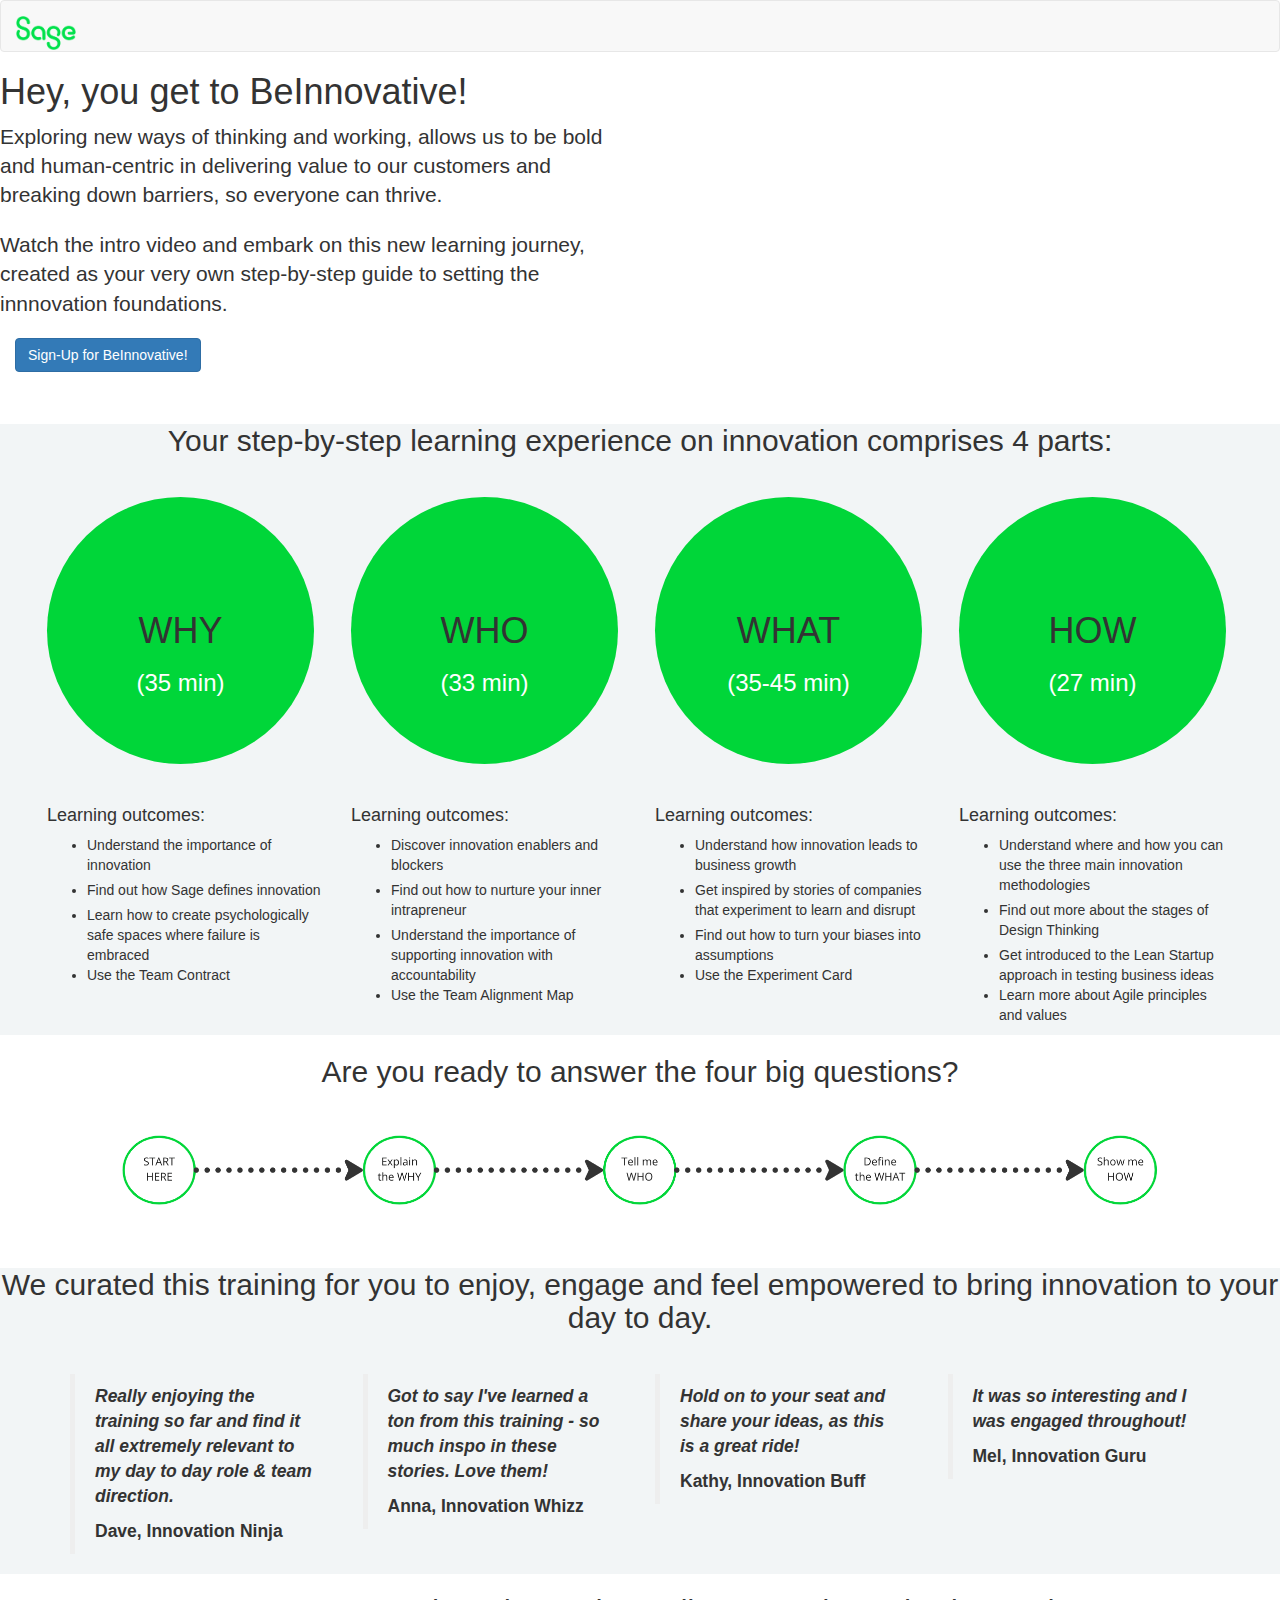
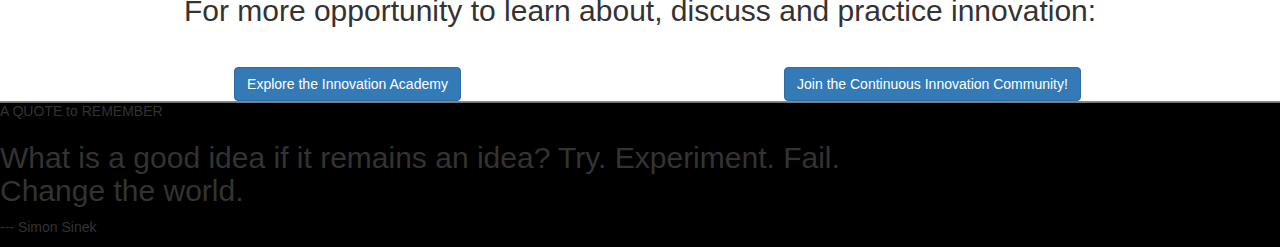
<file: bi/index.html>
<!DOCTYPE html>
<html lang="en">

<head>
    <meta charset="utf-8" />
    <title>Sage Continuous Innovation - BeInnovative!</title>
    <meta http-equiv="X-UA-Compatible" content="IE=edge" />
    <meta name="viewport" content="width=device-width, initial-scale=1" />
    <link rel="stylesheet" href="css/main.css" />
    <link rel="icon" type="image/png" sizes="32x32"
        href="https://www.sage.com/Areas/SageDotCom/img/favicon/favicon-32x32.png">
    <link rel="icon" type="image/png" sizes="16x16"
        href="https://www.sage.com/Areas/SageDotCom/img/favicon/favicon-16x16.png">
    <link rel="stylesheet" href="https://cdnjs.cloudflare.com/ajax/libs/twitter-bootstrap/3.3.7/css/bootstrap.min.css"
        integrity="sha512-6MXa8B6uaO18Hid6blRMetEIoPqHf7Ux1tnyIQdpt9qI5OACx7C+O3IVTr98vwGnlcg0LOLa02i9Y1HpVhlfiw=="
        crossorigin="anonymous" referrerpolicy="no-referrer" />
    <link href="https://fonts.sage.com/sage.css" rel="stylesheet" />
    <link href="https://ux-repo.sage.com/stylesheets/sage-dls-custom.css" rel="stylesheet" />
    <script src="https://cdnjs.cloudflare.com/ajax/libs/jquery/3.6.0/jquery.min.js"
        integrity="sha512-894YE6QWD5I59HgZOGReFYm4dnWc1Qt5NtvYSaNcOP+u1T9qYdvdihz0PPSiiqn/+/3e7Jo4EaG7TubfWGUrMQ=="
        crossorigin="anonymous" referrerpolicy="no-referrer"></script>
    <script src="https://cdnjs.cloudflare.com/ajax/libs/twitter-bootstrap/3.3.7/js/bootstrap.min.js"
        integrity="sha512-iztkobsvnjKfAtTNdHkGVjAYTrrtlC7mGp/54c40wowO7LhURYl3gVzzcEqGl/qKXQltJ2HwMrdLcNUdo+N/RQ=="
        crossorigin="anonymous" referrerpolicy="no-referrer"></script>
    <!-- Global site tag (gtag.js) - Google Analytics -->
    <!-- <script async src="https://www.googletagmanager.com/gtag/js?id=G-SWB019ZCLK"></script>
    <script>
        window.dataLayer = window.dataLayer || [];
        function gtag() { dataLayer.push(arguments); }
        gtag('js', new Date());

        gtag('config', 'G-SWB019ZCLK');
    </script>
    <script src="https://cdn.websitepolicies.io/lib/cookieconsent/cookieconsent.min.js" defer></script>
    <script>window.addEventListener("load", function () { window.wpcc.init({ "border": "thin", "corners": "small", "colors": { "popup": { "background": "#222222", "text": "#ffffff", "border": "#00d639" }, "button": { "background": "#00d639", "text": "#000000" } }, "position": "bottom-right" }) });</script> -->
</head>

<body>

    <!-- SECTION: Navigation area -->
    <nav class="navbar navbar-default" style="margin:0px">
        <div class="container-fluid">
            <!-- Brand and toggle get grouped for better mobile display -->
            <div class="navbar-header">
                <div class="navbar-header">
                    <span class="navbar-brand">
                        <img alt="Brand" src="img/Sage_Logo_Brilliant_Green_RGB.png" width="60">
                    </span>
                </div>
            </div>
        </div><!-- /.container-fluid -->
    </nav>


    <!-- SECTION:  -->
    <div class="sbox bg-default hero height--md">
        <div class="layout_1-col--wide">
            <div class="row">
                <div class="col-md-6">
                    <div class="hero_content padding--sm">
                        <h1 class="d4">Hey, you get to <span class="mission-keyword">BeInnovative!</span></h1>
                        <p class="lead">Exploring new ways of thinking and working, allows us to be bold and
                            human-centric in
                            <span class="mission-keyword">delivering value to our customers</span> and <span
                                class="mission-keyword">breaking down barriers</span>, so everyone can thrive.
                        </p>
                        <p class="lead">Watch the intro video and embark on this new learning journey, created as your
                            very own
                            <span class="mission-keyword">step-by-step</span> guide to setting the innnovation
                            foundations.
                            <div class="col-xs-6 col padding--sm">
                                <a href="https://forms.office.com/r/a1x0gwvhK1" target="_blank" class="btn btn-primary">Sign-Up for BeInnovative!</a>
                            </div>
                        </p>
                    </div>
                </div>
                <div class="col-md-6">
                    <div style="position: relative; padding-bottom: 56.25%; height: 0;"><iframe
                            src="https://www.loom.com/embed/0c76bef6246e41a095933b0a46b140eb" frameborder="0"
                            webkitallowfullscreen mozallowfullscreen allowfullscreen
                            style="position: absolute; top: 0; left: 0; width: 100%; height: 100%;"></iframe></div>
                </div>
            </div>
        </div>
    </div>

    <!-- SECTION: journey -->
    <div class="sbox bg-alternate">
        <h2 class="ci-section-heading text-center">Your <span class="mission-keyword">step-by-step</span>
            learning
            experience on innovation comprises <span class="mission-keyword">4 parts</span>:</h2>
        <div class="container container-parts">
            <div class="row">
                <div class="col-sm-3 card-column">
                    <div class="card outcomes-card">
                        <div class="card-block">
                            <div class="card_header text-center steps-header">
                                <h1 class="h1">WHY</h1>
                                <h3 class="time-estimate">(35 min)</h3>
                            </div>
                            <h4 class="h4 outcomes-heading">Learning outcomes:</h4>
                            <ul style="padding-top: 0px; margin-top: 0px; padding-bottom: 0px">
                                <li style="padding-top: 0px; margin-top: 0px; padding-bottom: 5px">
                                    Understand the importance of innovation
                                </li>
                                <li style="padding-top: 0px; margin-top: 0px; padding-bottom: 5px">
                                    Find out how Sage defines innovation
                                </li>
                                <li style="padding-top: 0px; margin-top: 0px; padding-bottom: 0px">
                                    Learn how to create psychologically safe spaces where failure is embraced
                                </li>
                                <li style="padding-top: 0px; margin-top: 0px; padding-bottom: 0px">
                                    Use the Team Contract
                                </li>
                            </ul>
                        </div>
                    </div>
                </div>
                <div class="col-sm-3 card-column">
                    <div class="card outcomes-card">
                        <div class="card-block">
                            <div class="card_header text-center steps-header">
                                <h1 class="h1">WHO</h1>
                                <h3 class="time-estimate">(33 min)</h3>
                            </div>
                            <h4 class="h4 outcomes-heading">Learning outcomes:</h4>
                            <ul style="padding-top: 0px; margin-top: 0px; padding-bottom: 0px">
                                <li style="padding-top: 0px; margin-top: 0px; padding-bottom: 5px">
                                    Discover innovation enablers and blockers
                                </li>
                                <li style="padding-top: 0px; margin-top: 0px; padding-bottom: 5px">
                                    Find out how to nurture your inner intrapreneur
                                </li>
                                <li style="padding-top: 0px; margin-top: 0px; padding-bottom: 0px">
                                    Understand the importance of supporting innovation with accountability
                                </li>
                                <li style="padding-top: 0px; margin-top: 0px; padding-bottom: 0px">
                                    Use the Team Alignment Map
                                </li>
                            </ul>
                        </div>
                    </div>
                </div>
                <div class="col-sm-3 card-column">
                    <div class="card outcomes-card">
                        <div class="card-block">
                            <div class="card_header text-center steps-header">
                                <h1 class="h1">WHAT</h1>
                                <h3 class="time-estimate">(35-45 min)</h3>
                            </div>
                            <h4 class="h4 outcomes-heading">Learning outcomes:</h4>
                            <ul style="padding-top: 0px; margin-top: 0px; padding-bottom: 0px">
                                <li style="padding-top: 0px; margin-top: 0px; padding-bottom: 5px">
                                    Understand how innovation leads to business growth
                                </li>
                                <li style="padding-top: 0px; margin-top: 0px; padding-bottom: 5px">
                                    Get inspired by stories of companies that experiment to learn and disrupt
                                </li>
                                <li style="padding-top: 0px; margin-top: 0px; padding-bottom: 0px">
                                    Find out how to turn your biases into assumptions
                                </li>
                                <li style="padding-top: 0px; margin-top: 0px; padding-bottom: 0px">
                                    Use the Experiment Card
                                </li>
                            </ul>
                        </div>
                    </div>
                </div>
                <div class="col-sm-3 card-column">
                    <div class="card outcomes-card">
                        <div class="card-block">
                            <div class="card_header text-center steps-header">
                                <h1 class="h1">HOW</h1>
                                <h3 class="time-estimate">(27 min)</h3>
                            </div>
                            <h4 class="h4 outcomes-heading">Learning outcomes:</h4>
                            <ul style="padding-top: 0px; margin-top: 0px; padding-bottom: 0px">
                                <li style="padding-top: 0px; margin-top: 0px; padding-bottom: 5px">
                                    Understand where and how you can use the three main innovation methodologies
                                </li>
                                <li style="padding-top: 0px; margin-top: 0px; padding-bottom: 5px">
                                    Find out more about the stages of Design Thinking
                                </li>
                                <li style="padding-top: 0px; margin-top: 0px; padding-bottom: 0px">
                                    Get introduced to the Lean Startup approach in testing business ideas
                                </li>
                                <li style="padding-top: 0px; margin-top: 0px; padding-bottom: 0px">
                                    Learn more about Agile principles and values
                                </li>
                            </ul>
                        </div>
                    </div>
                </div>
            </div>
        </div>
    </div>


    <!-- <div class="sbox">
        <h2 class="ci-section-heading text-center">Are you ready to answer the four big questions?</h2>
        <div class="container container-journey">
            <div class="row">
                <div class="col-xs-2 journey-column">
                    <div class="card journey-card">
                        <div class="card-block">
                            <div class="card_header text-center journey-header">
                                <h3 class="h3">Start right here</h3>
                            </div>
                        </div>
                    </div>
                </div>
                <div class="col-xs-2 journey-column">
                    <div class="card journey-card">
                        <div class="card-block">
                            <div class="card_header text-center journey-header">
                                <h3 class="h3">Explain the why</h3>
                            </div>
                        </div>
                    </div>
                </div>
                <div class="col-xs-2 journey-column">
                    <div class="card journey-card">
                        <div class="card-block">
                            <div class="card_header text-center journey-header">
                                <h3 class="h3">Tell me who</h3>
                            </div>
                        </div>
                    </div>
                </div>
                <div class="col-xs-2 journey-column">
                    <div class="card journey-card">
                        <div class="card-block">
                            <div class="card_header text-center journey-header">
                                <h3 class="h3">Define the what</h3>
                            </div>
                        </div>
                    </div>
                </div>
                <div class="col-xs-2 journey-column">
                    <div class="card journey-card">
                        <div class="card-block">
                            <div class="card_header text-center journey-header">
                                <h3 class="h3">Show me how</h3>
                            </div>
                        </div>
                    </div>
                </div>
                <div class="col-xs-2 journey-column">
                    <div class="card journey-card">
                        <div class="card-block">
                            <div class="card_header text-center journey-header">
                                <h3 class="h3">You've made it!</h3>
                            </div>
                        </div>
                    </div>
                </div>
            </div>
        </div>
    </div> -->


    <div class="sbox">
        <h2 class="ci-section-heading text-center">Are you ready to answer the four big questions?</h2>

        <div class="container text-center">
            <div class="row">
                <p><img src="img/journey.png" width="90%"></img></p>
            </div>
        </div>
    </div>






    <div class="sbox bg-alternate">
        <h2 class="ci-section-heading text-center">
            <h2 class="ci-section-heading text-center">We curated this training for you to enjoy, engage and feel
                empowered to bring innovation to your day to day.</h2>
        </h2>
        <div class="container">
            <div class="row">
                <div class="col-sm-3 card-column">
                    <div class="card">
                        <div class="card-block">
                            <blockquote>
                                <p class="text-md margin-btm--md">
                                    <strong>
                                        <em>
                                            Really <span class="mission-keyword">enjoying</span> the training so far and
                                            find it all extremely <span class="mission-keyword">relevant</span> to my
                                            day
                                            to day role &
                                            team direction.
                                        </em>
                                    </strong>
                                </p>
                                <p class="text-md margin-btm--lg">
                                    <strong>Dave, Innovation Ninja</strong>
                                </p>
                            </blockquote>
                        </div>
                    </div>
                </div>
                <div class="col-sm-3 card-column">
                    <div class="card">
                        <div class="card-block">
                            <blockquote>
                                <p class="text-md margin-btm--md">
                                    <strong>
                                        <em>
                                            Got to say I've <span class="mission-keyword">learned a ton</span> from this
                                            training - so much inspo in these
                                            stories. Love them!
                                        </em>
                                    </strong>
                                </p>
                                <p class="text-md margin-btm--lg">
                                    <strong>Anna, Innovation Whizz</strong>
                                </p>
                            </blockquote>
                        </div>
                    </div>
                </div>
                <div class="col-sm-3 card-column">
                    <div class="card">
                        <div class="card-block">
                            <blockquote>
                                <p class="text-md margin-btm--md">
                                    <strong>
                                        <em>
                                            Hold on to your seat and share your ideas, as this is a <span
                                                class="mission-keyword">great ride</span>!
                                        </em>
                                    </strong>
                                </p>
                                <p class="text-md margin-btm--lg">
                                    <strong>Kathy, Innovation Buff</strong>
                                </p>
                            </blockquote>
                        </div>
                    </div>
                </div>
                <div class="col-sm-3 card-column">
                    <div class="card">
                        <div class="card-block">
                            <blockquote>
                                <p class="text-md margin-btm--md">
                                    <strong>
                                        <em>
                                            It was so <span class="mission-keyword">interesting</span> and I was <span
                                                class="mission-keyword">engaged</span> throughout!
                                        </em>
                                    </strong>
                                </p>
                                <p class="text-md margin-btm--lg">
                                    <strong>Mel, Innovation Guru</strong>
                                </p>
                            </blockquote>
                        </div>
                    </div>
                </div>
            </div>
        </div>
    </div>


    <div class="sbox text-center">
        <h2 class="ci-section-heading text-center">For more opportunity to learn about, discuss and practice
            innovation:</h2>
        <div class="container text-center">
            <div class="row">
                <div class="col-xs-6 col padding--xxl">
                    <a href="https://sagelearning.csod.com/catalog/CustomPage.aspx?id=221000528" target="_blank" class="btn btn-primary">Explore the Innovation Academy</a>
                </div>
                <div class="col-xs-6 col padding--xxl"> <a href="https://teams.microsoft.com/l/team/19%3a804023167de74ab69807af31614a3d06%40thread.skype/conversations?groupId=230b345f-eb59-448b-9698-40cfd90f7147&tenantId=3e32dd7c-41f6-492d-a1a3-c58eb02cf4f8" target="_blank" class="btn btn-primary">Join the Continuous Innovation Community!</a>
                </div>
            </div>
        </div>
    </div>

    <!-- SECTION: Our mission -->
    <div class=" sbox bg-default hero align--center bg--cover height--lg"
        style="background-image: url('img/Continuous_Innovation_Infinite_Loop_4.png');">
        <div class="layout_1-col--wide">
            <div class="row">
                <div class="col-md-8">
                    <div class="hero_content padding-x--xxl">
                        <div class="subtitle">A QUOTE to REMEMBER</div>
                        <h2>What is a good idea if it remains an idea? Try. Experiment. Fail. Change the world.</h2>
                        <p>--- Simon Sinek</p>
                    </div>

                </div>
            </div>
        </div>
    </div>






</body>

</html>
</file>
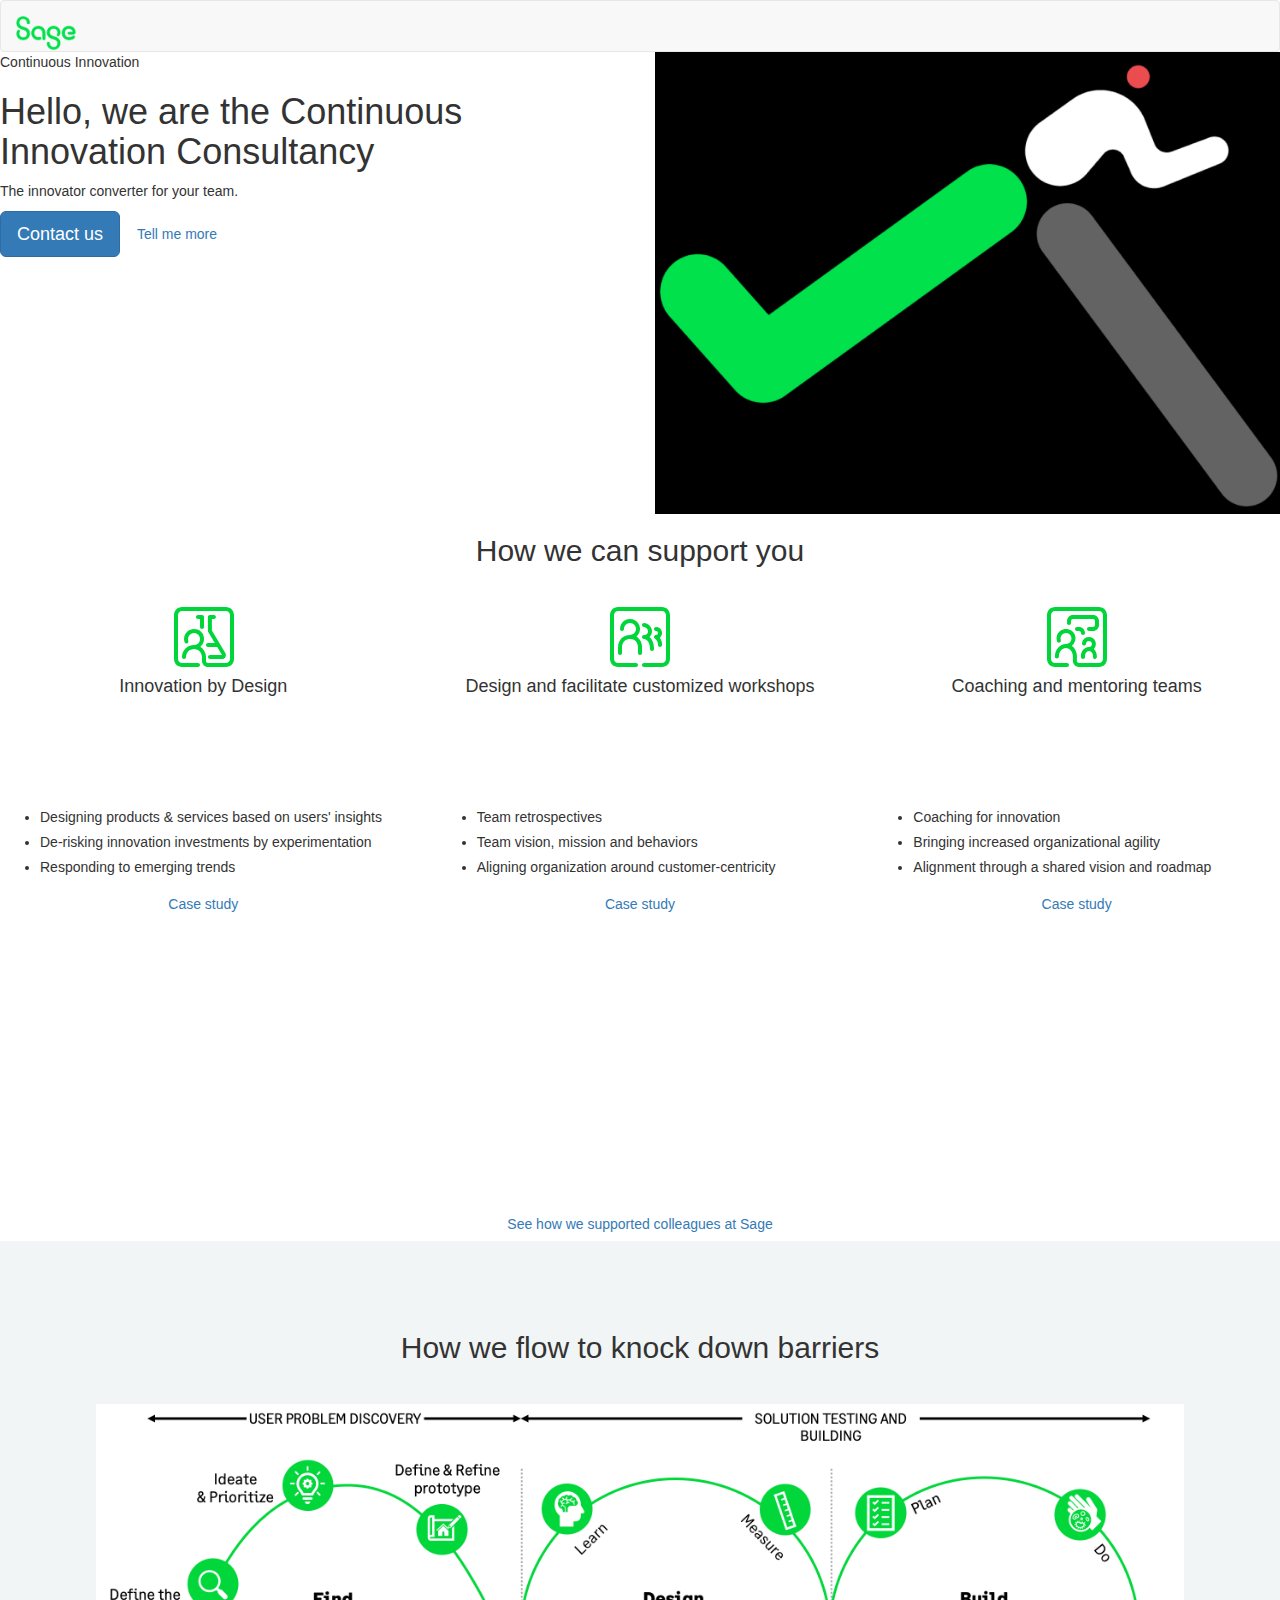
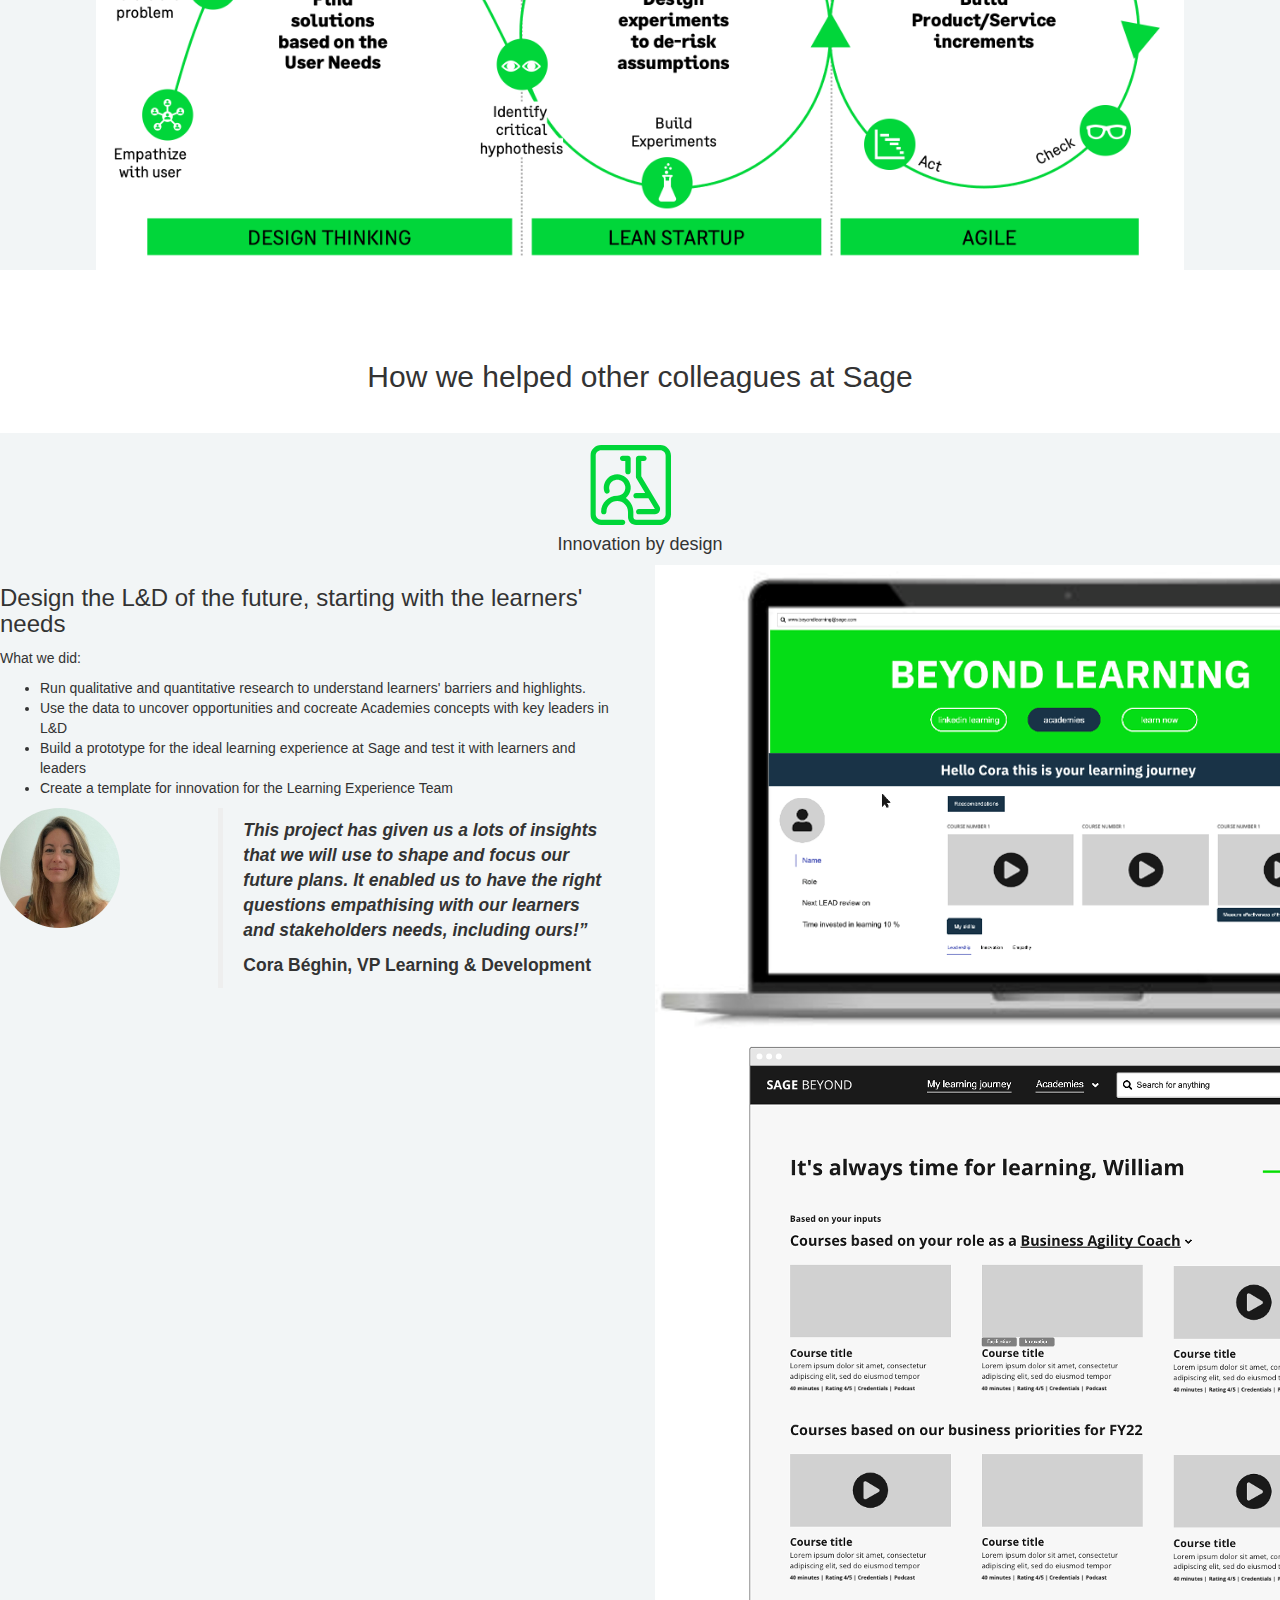
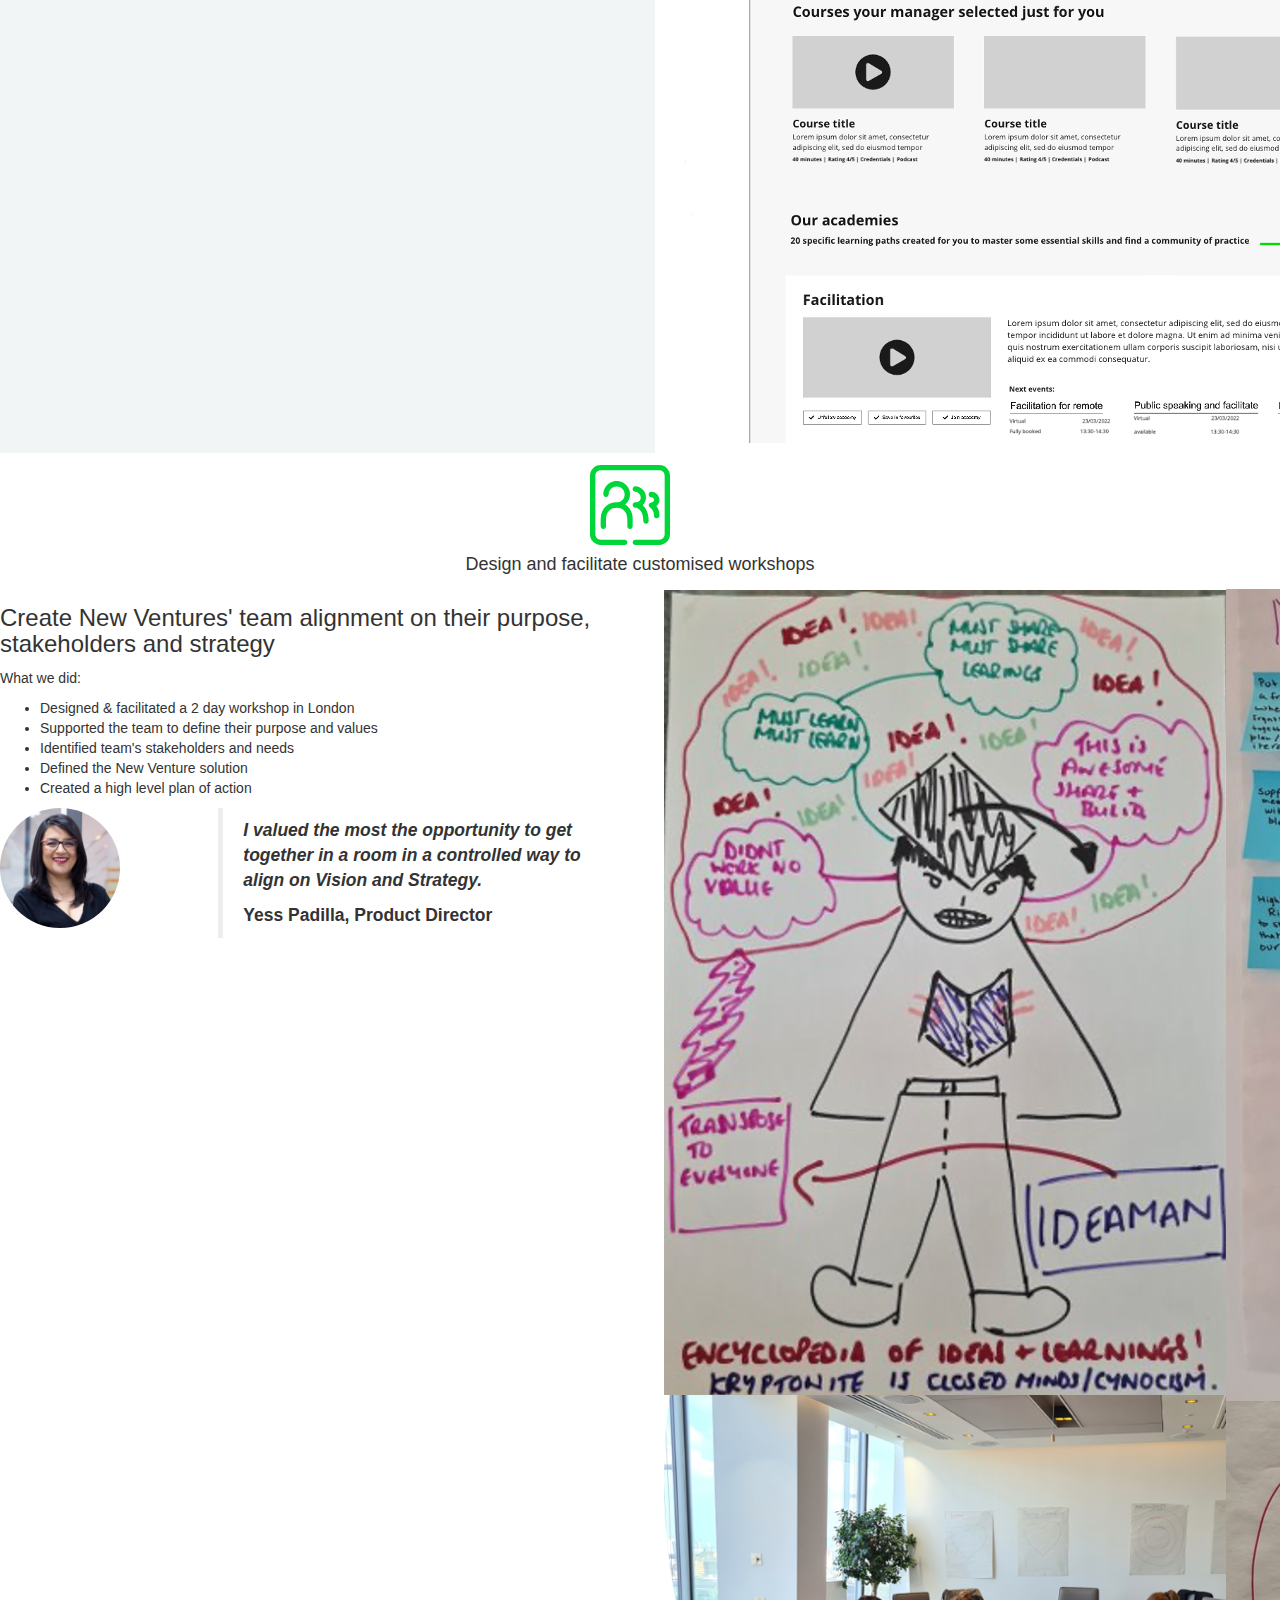
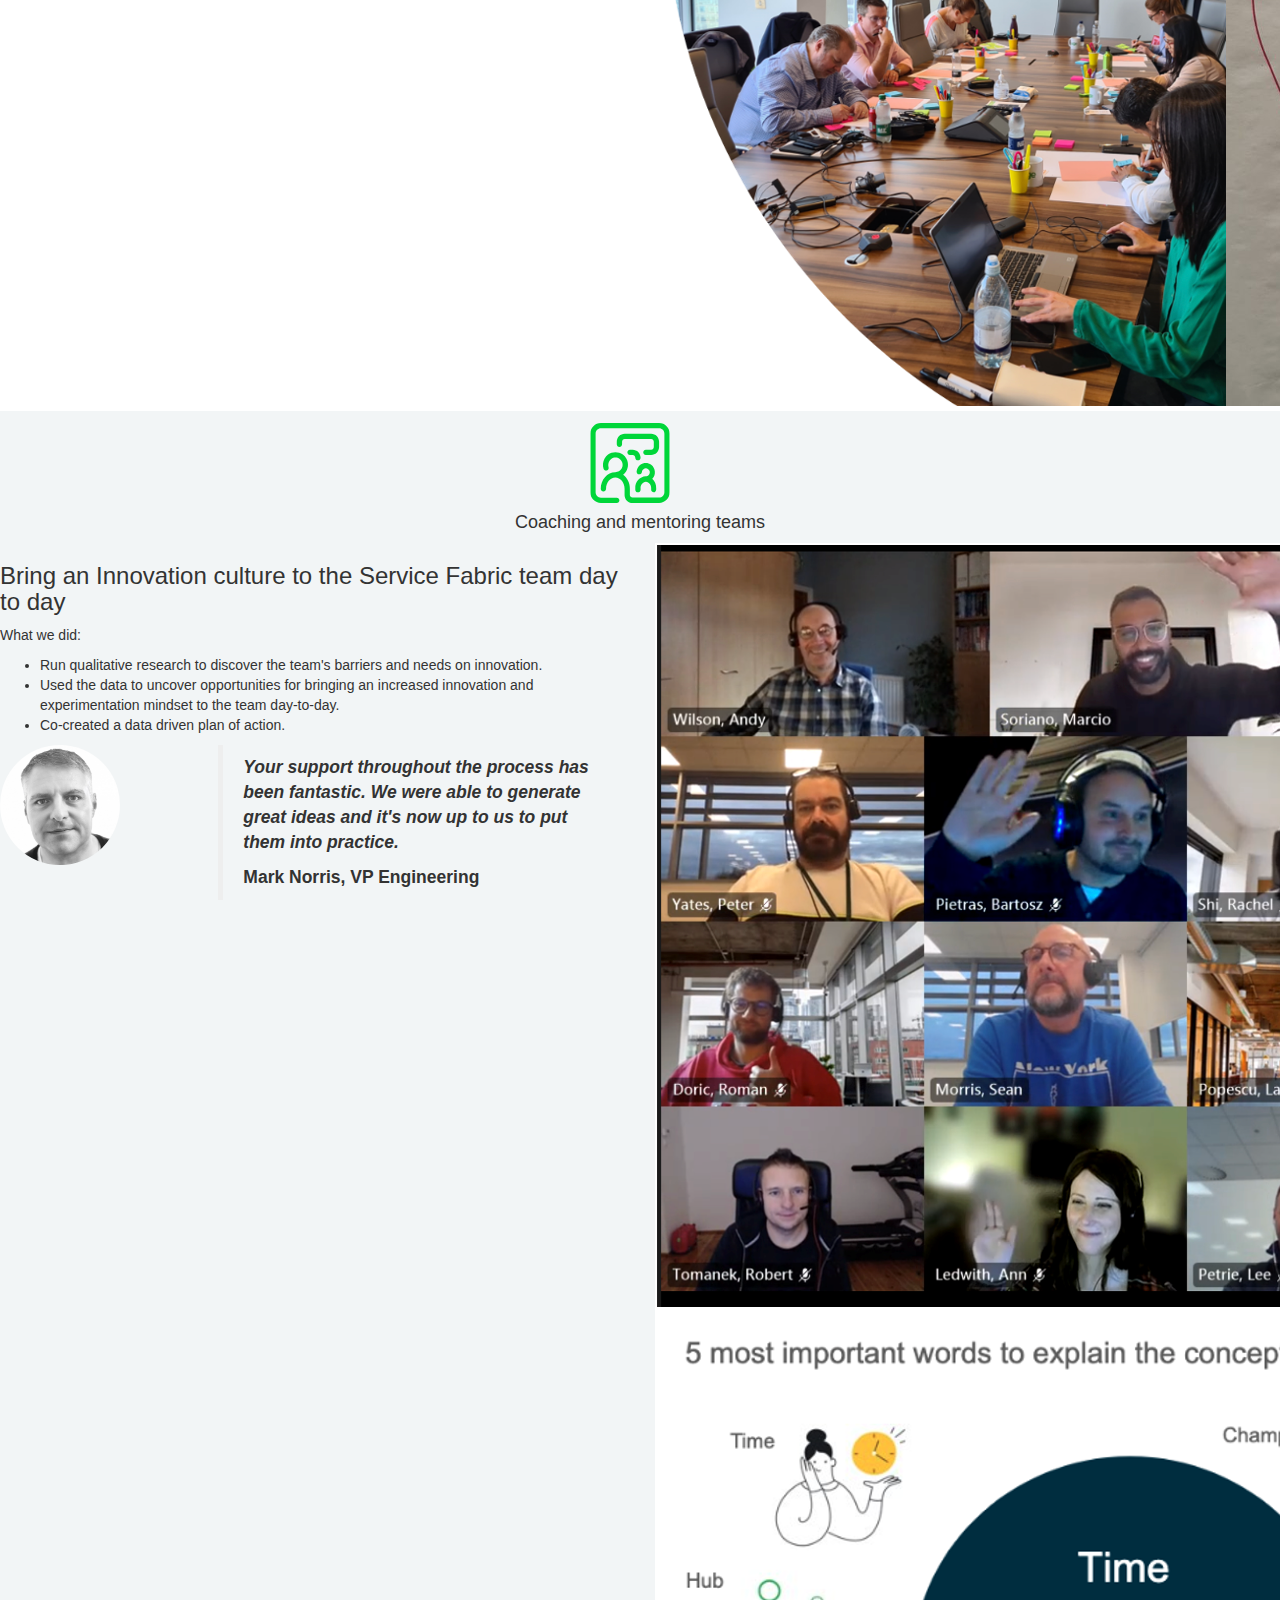
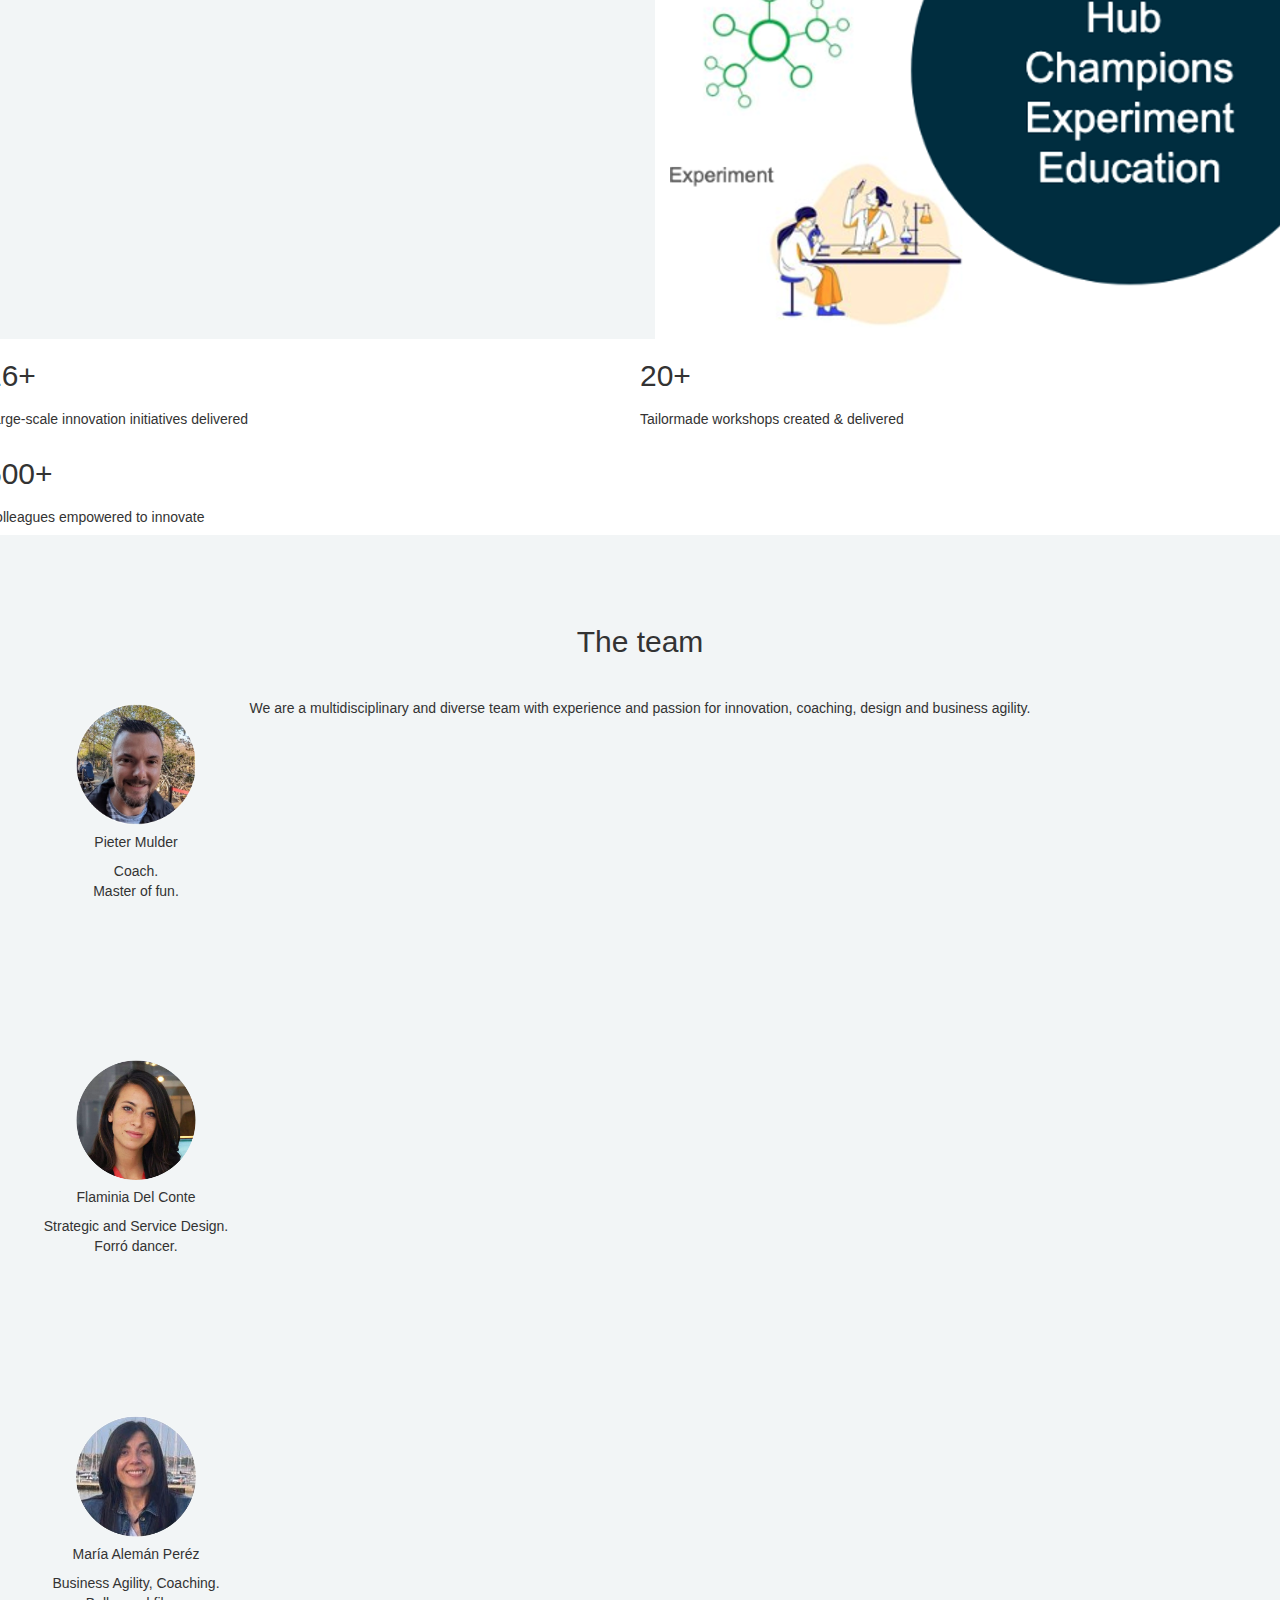
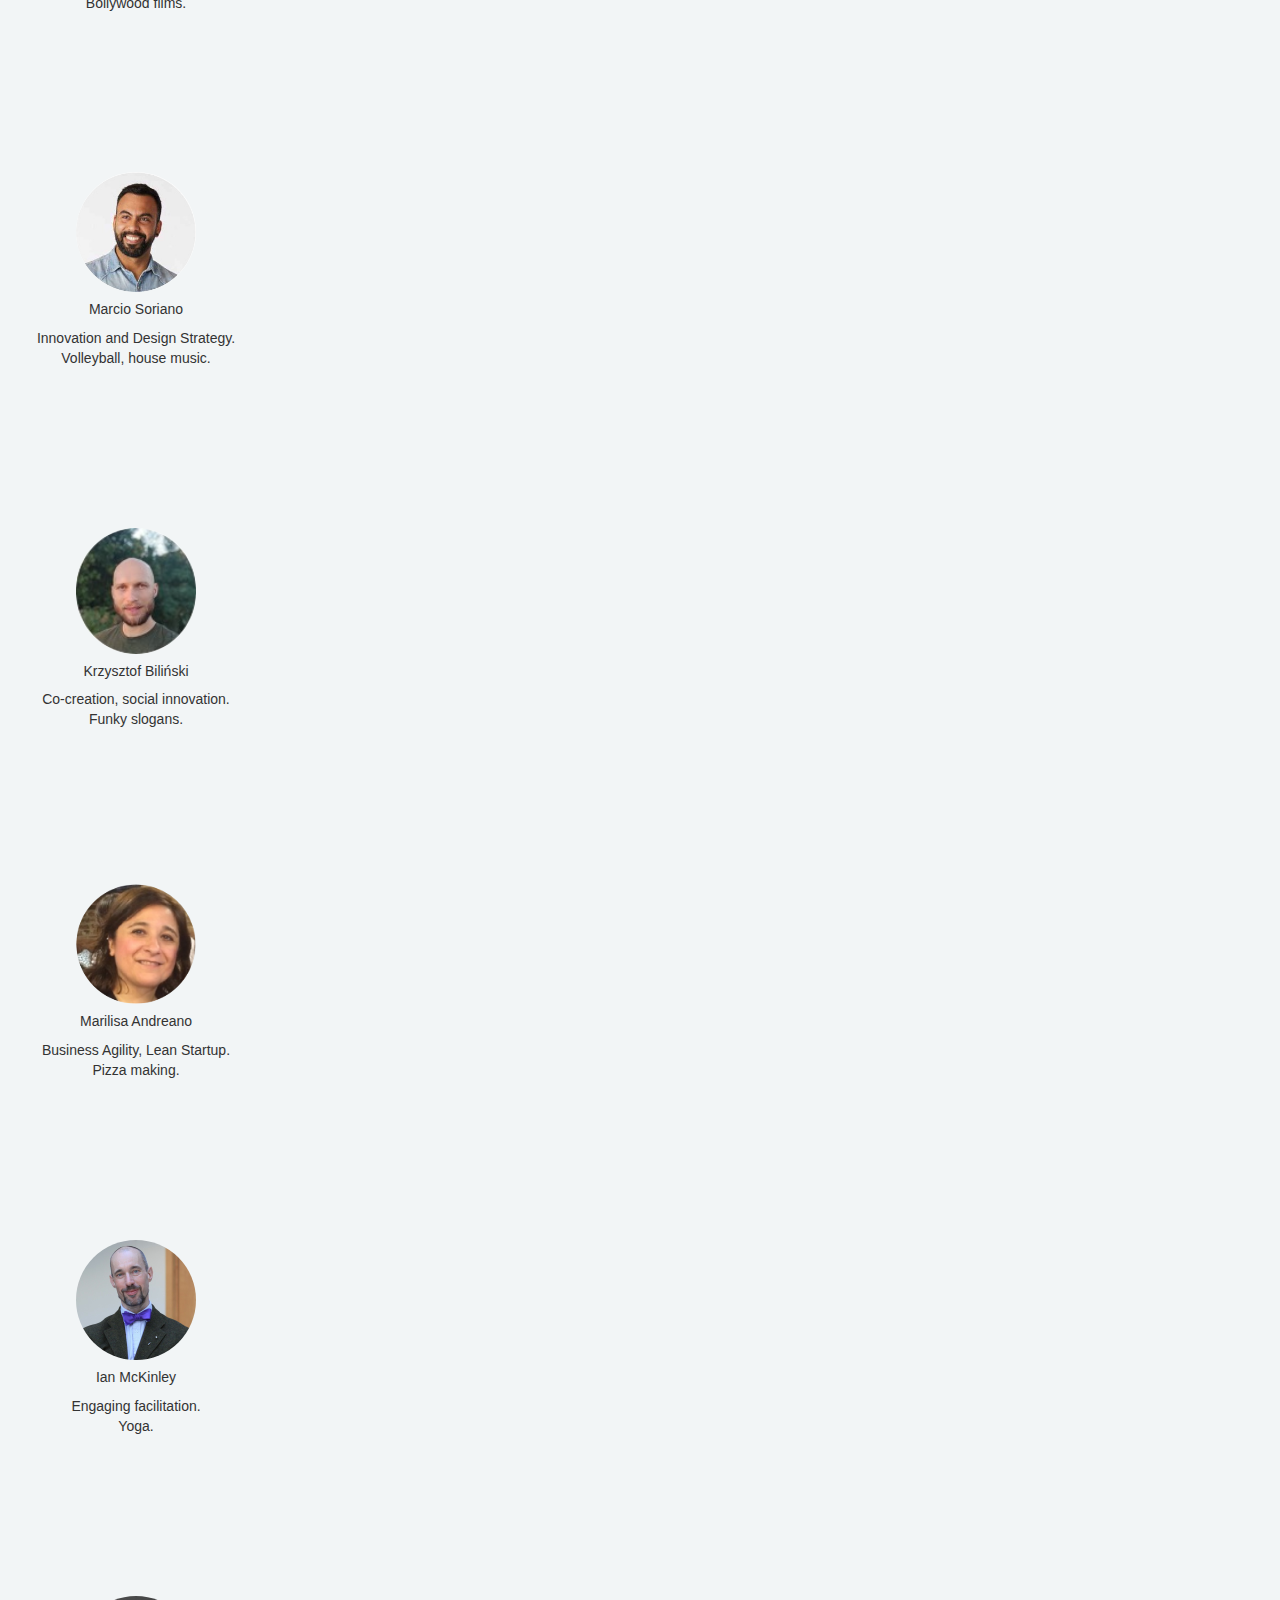
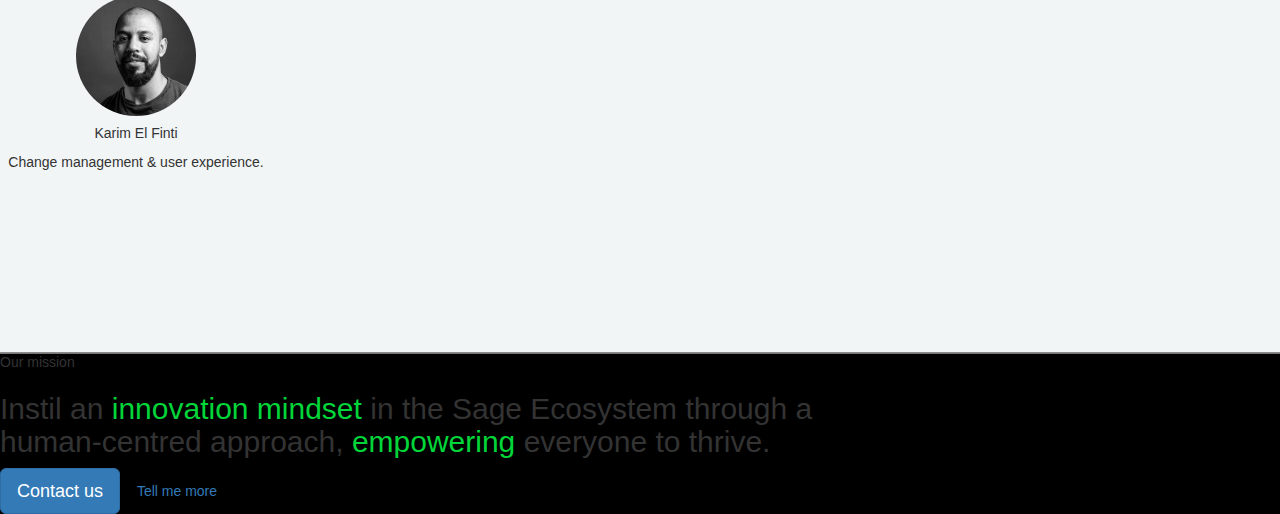
<file: consultancy/index.html>
<!DOCTYPE html>
<html lang="en">

<head>
    <meta charset="utf-8" />
    <title>Sage Continuous Innovation - Consultancy Offering</title>
    <meta http-equiv="X-UA-Compatible" content="IE=edge" />
    <meta name="viewport" content="width=device-width, initial-scale=1" />
    <link rel="stylesheet" href="css/main.css" />
    <link rel="icon" type="image/png" sizes="32x32"
        href="https://www.sage.com/Areas/SageDotCom/img/favicon/favicon-32x32.png">
    <link rel="icon" type="image/png" sizes="16x16"
        href="https://www.sage.com/Areas/SageDotCom/img/favicon/favicon-16x16.png">
    <link rel="stylesheet" href="https://cdnjs.cloudflare.com/ajax/libs/twitter-bootstrap/3.3.7/css/bootstrap.min.css"
        integrity="sha512-6MXa8B6uaO18Hid6blRMetEIoPqHf7Ux1tnyIQdpt9qI5OACx7C+O3IVTr98vwGnlcg0LOLa02i9Y1HpVhlfiw=="
        crossorigin="anonymous" referrerpolicy="no-referrer" />
    <link href="https://fonts.sage.com/sage.css" rel="stylesheet" />
    <link href="https://ux-repo.sage.com/stylesheets/sage-dls-custom.css" rel="stylesheet" />
    <script src="https://cdnjs.cloudflare.com/ajax/libs/jquery/3.6.0/jquery.min.js"
        integrity="sha512-894YE6QWD5I59HgZOGReFYm4dnWc1Qt5NtvYSaNcOP+u1T9qYdvdihz0PPSiiqn/+/3e7Jo4EaG7TubfWGUrMQ=="
        crossorigin="anonymous" referrerpolicy="no-referrer"></script>
    <script src="https://cdnjs.cloudflare.com/ajax/libs/twitter-bootstrap/3.3.7/js/bootstrap.min.js"
        integrity="sha512-iztkobsvnjKfAtTNdHkGVjAYTrrtlC7mGp/54c40wowO7LhURYl3gVzzcEqGl/qKXQltJ2HwMrdLcNUdo+N/RQ=="
        crossorigin="anonymous" referrerpolicy="no-referrer"></script>
    <script src="js/main.js"></script>
    <!-- Global site tag (gtag.js) - Google Analytics -->
    <script async src="https://www.googletagmanager.com/gtag/js?id=G-SWB019ZCLK"></script>
    <script>
        window.dataLayer = window.dataLayer || [];
        function gtag() { dataLayer.push(arguments); }
        gtag('js', new Date());

        gtag('config', 'G-SWB019ZCLK');
    </script>
    <script src="https://cdn.websitepolicies.io/lib/cookieconsent/cookieconsent.min.js" defer></script>
    <script>window.addEventListener("load", function () { window.wpcc.init({ "border": "thin", "corners": "small", "colors": { "popup": { "background": "#222222", "text": "#ffffff", "border": "#00d639" }, "button": { "background": "#00d639", "text": "#000000" } }, "position": "bottom-right" }) });</script>
</head>

<body>

    <!-- SECTION: Navigation area -->
    <nav class="navbar navbar-default" style="margin:0px">
        <div class="container-fluid">
            <!-- Brand and toggle get grouped for better mobile display -->
            <div class="navbar-header">
                <div class="navbar-header">
                    <span class="navbar-brand">
                        <img alt="Brand" src="img/Sage_Logo_Brilliant_Green_RGB.png" width="60">
                    </span>
                </div>
            </div>
        </div><!-- /.container-fluid -->
    </nav>


    <!-- SECTION: Hello, we are CI consultancy -->
    <div class="sbox bg-default hero height--md">
        <div class="layout_1-col--wide">
            <div class="row">
                <div class="col-md-6">
                    <div class="hero_content padding--sm">
                        <div class="subtitle">Continuous Innovation</div>
                        <h1 class="d4">Hello, we are the Continuous Innovation Consultancy</h1>
                        <p>The innovator converter for your team.</p>
                        <div id="boxdefault" class="dynamic-box-content">

                        </div>
                        <div id="boxout" class="dynamic-box-content">
                            You like to think outside the box? So do we!
                        </div>
                        <div id="boxin" class="dynamic-box-content">
                            We welcome diversity of thought! Let's see how to use your in-the-box thinking to innovate
                            at Sage.
                        </div>
                        <div class="btns-wrapper">
                            <!-- <button type="button" class="btn btn-primary btn-lg" data-toggle="modal"
                                data-target="#contactUsModal">
                                Contact us
                            </button> -->
                            <form style="display: inline" target="_blank"
                                action="https://forms.microsoft.com/Pages/ResponsePage.aspx" method="get">
                                <input type="hidden" id="id" name="id"
                                    value="fN0yPvZBLUmho8WOsCz0-F80CyNZ64tElphAz9kPcUdURVVQS1NTRFVHVTM5S0dNTk9YUUdFRjRTMiQlQCN0PWcu"></input>
                                <button class="btn btn-primary btn-lg" type="submit">Contact us</button>
                            </form>
                            <form style="display: inline" target="_blank"
                                action="https://sage365.sharepoint.com/:b:/s/ContinuousInnovation/EYkrsDAp1CtMt0tp7_Iz_6EBVFdQr1jwviB873rfShFCQw?e=OAZDch"
                                method="get">
                                <button class="btn btn-link" type="submit">Tell me more</button>
                            </form>
                        </div>
                    </div>
                </div>
                <div class="col-md-6">
                    <img src="img/illustration.png" class="img-responsive" alt="Illustration" />
                </div>
            </div>
        </div>
    </div>


    <!-- SECTION: How we can support you -->
    <div class="sbox">
        <div class="layout_1-col--wide padding-y--xxl padding--xxxl">
            <header class="section-header text-center">
                <h2 class="ci-section-heading">How we can support you</h2>
                <div class="row">
                    <div class="col-md-4">
                        <div class="card card--solid card--shadow offerings-box">
                            <div class="card_header bg--black text-center offerings-header">
                                <img src="img/innovationbydesign.svg" alt="icon">
                                <h3 class="h4">Innovation by Design</h3>
                            </div>
                            <div class="card_body text-left">
                                <ul style="padding-top: 0px; margin-top: 0px; padding-bottom: 0px">
                                    <li style="padding-top: 0px; margin-top: 0px; padding-bottom: 5px">
                                        Designing products & services based on users' insights
                                    </li>
                                    <li style="padding-top: 0px; margin-top: 0px; padding-bottom: 5px">
                                        De-risking innovation investments by experimentation
                                    </li>
                                    <li style="padding-top: 0px; margin-top: 0px; padding-bottom: 0px">
                                        Responding to emerging trends
                                    </li>
                                </ul>
                            </div>
                            <div class="btns-wrapper">
                                <a class="btn btn-default--outline" href="#use_case_innovation_by_design">Case study</a>
                            </div>
                        </div>
                    </div>
                    <div class="col-md-4">
                        <div class="card card--solid card--shadow offerings-box">
                            <div class="card_header bg--black text-center offerings-header">
                                <img src=" img/workshops.svg" alt="icon">
                                <h3 class="h4">Design and facilitate customized workshops</h3>
                            </div>
                            <div class="card_body text-left">
                                <ul style="padding-top: 0px; margin-top: 0px; padding-bottom: 0px">
                                    <li style="padding-top: 0px; margin-top: 0px; padding-bottom: 5px">
                                        Team retrospectives
                                    </li>
                                    <li style="padding-top: 0px; margin-top: 0px; padding-bottom: 5px">
                                        Team vision, mission and behaviors
                                    </li>
                                    <li style="padding-top: 0px; margin-top: 0px; padding-bottom: 0px">
                                        Aligning organization around customer-centricity
                                    </li>
                                </ul>
                            </div>
                            <div class="btns-wrapper">
                                <a class="btn btn-default--outline" href="#use_case_workshops">Case study</a>
                            </div>
                        </div>
                    </div>
                    <div class="col-md-4">
                        <div class="card card--solid card--shadow offerings-box">
                            <div class="card_header bg--black text-center offerings-header">
                                <img src=" img/coaching.svg" alt="icon">
                                <h3 class="h4">Coaching and mentoring teams</h3>
                            </div>
                            <div class="card_body text-left">
                                <ul style="padding-top: 0px; margin-top: 0px; padding-bottom: 0px">
                                    <li style="padding-top: 0px; margin-top: 0px; padding-bottom: 5px">
                                        Coaching for innovation
                                    </li>
                                    <li style="padding-top: 0px; margin-top: 0px; padding-bottom: 5px">
                                        Bringing increased organizational agility
                                    </li>
                                    <li style="padding-top: 0px; margin-top: 0px; padding-bottom: 0px">
                                        Alignment through a shared vision and roadmap
                                    </li>
                                </ul>
                            </div>
                            <div class="btns-wrapper">
                                <a class="btn btn-default--outline" href="#use_case_coaching_and_mentoring">Case
                                    study</a>
                            </div>
                        </div>
                    </div>
                </div>
                <div class="row">
                    <div class="btns-wrapper">
                        <a class="btn btn-link" href="#use_cases">See how we supported colleagues at Sage</a>
                    </div>
                </div>

            </header>
        </div>
    </div>

    <!-- SECTION: How we flow -->
    <div class="sbox align--center bg-alternate">
        <header class="section-header text-center" style="padding-top: 70px;">
            <h2 class="ci-section-heading">How we flow to knock down barriers</h2>
        </header>
        <div class="text-center"><img src="img/flow.png" style="width:85%;" alt="Flow illustration" /></div>

    </div>

    <!-- SECTION: Use cases -->
    <a id="use_cases"></a>
    <div class="sbox align--center">
        <header class="section-header text-center" style="padding-top: 70px;">
            <h2 class="ci-section-heading">How we helped other colleagues at Sage</h2>

            <!-- Sub-section: Use cases: Innovation by design-->
            <a id="use_case_innovation_by_design"></a>
            <div class="sbox bg-alternate">
                <div class="layout_1-col" style="padding-top: 0px">
                    <div class="row showgrid text-center">
                        <div class="col-sm-12">
                            <img src="img/innovationbydesign.svg" alt="icon"
                                style="margin-top:12px; margin-right:12px; height:80px;">
                            &nbsp;
                            <h4 class="subtitle">Innovation by design</h4>
                        </div>
                    </div>
                    <div class="row">
                        <div class="col-md-6">
                            <div class="panel-content padding--xxl text-left">
                                <h2 class="h3">Design the L&D of the future, starting with the learners' needs</h2>
                                <p class="subtitle-sm">What we did:</p>
                                <p>
                                <ul style="padding-top: 0px; margin-top: 0px; padding-bottom: 0px">
                                    <li style="padding-top: 0px; margin-top: 0px; padding-bottom: 0px">
                                        Run qualitative and quantitative research to understand learners' barriers and
                                        highlights.
                                    </li>
                                    <li style="padding-top: 0px; margin-top: 0px; padding-bottom: 0px">
                                        Use the data to uncover opportunities and cocreate Academies concepts with key
                                        leaders in L&D
                                    </li>
                                    <li style="padding-top: 0px; margin-top: 0px; padding-bottom: 0px">
                                        Build a prototype for the ideal learning experience at Sage and test it with
                                        learners and leaders
                                    </li>
                                    <li style="padding-top: 0px; margin-top: 0px; padding-bottom: 0px">
                                        Create a template for innovation for the Learning Experience Team
                                    </li>

                                </ul>

                                <div class="row">
                                    <div class="col-md-4"><img src="img/cora.jpeg" class="testimonial-photo"
                                            alt="Cora Béghin" /></div>
                                    <div class="col-md-8">

                                        <blockquote>
                                            <p class="text-xl margin-btm--md">
                                                <strong>
                                                    <em>
                                                        This project has given us a lots of insights that we will use to
                                                        shape and focus our future plans. It enabled us to have the
                                                        right
                                                        questions empathising with our learners and stakeholders needs,
                                                        including ours!”
                                                    </em>
                                                </strong>
                                            </p>
                                            <p class="text-md margin-btm--lg">
                                                <strong>Cora Béghin, VP Learning & Development</strong>
                                            </p>
                                        </blockquote>
                                    </div>
                                </div>
                            </div>
                        </div>
                        <div class="col-md-6">
                            <div class="panel-image text-center"><img src="img/innovationbydesignusecase.png"
                                    alt="Innovation by design">
                            </div>
                        </div>
                    </div>
                </div>
            </div>

            <!-- Sub-section: Use cases: Workshops-->
            <a id="use_case_workshops"></a>
            <div class="sbox">
                <div class="layout_1-col" style="padding-top: 0px">
                    <div class="row showgrid text-center">
                        <div class="col-sm-12">
                            <img src="img/workshops.svg" alt="Workshops icon"
                                style="margin-top:12px; margin-right:12px; height:80px;">
                            &nbsp;
                            <h4 class="subtitle">Design and facilitate customised workshops</h4>
                        </div>
                    </div>


                    <div class="row">
                        <div class="col-md-6">
                            <div class="panel-content padding--xxl text-left">
                                <h2 class="h3">Create New Ventures' team alignment on their purpose, stakeholders and
                                    strategy
                                </h2>
                                <p class="subtitle-sm">What we did:</p>
                                <p>
                                <ul style="padding-top: 0px; margin-top: 0px; padding-bottom: 0px">
                                    <li style="padding-top: 0px; margin-top: 0px; padding-bottom: 0px">
                                        Designed & facilitated a 2 day workshop in London
                                    </li>
                                    <li style="padding-top: 0px; margin-top: 0px; padding-bottom: 0px">
                                        Supported the team to define their purpose and values
                                    </li>
                                    <li style="padding-top: 0px; margin-top: 0px; padding-bottom: 0px">
                                        Identified team's stakeholders and needs
                                    </li>
                                    <li style="padding-top: 0px; margin-top: 0px; padding-bottom: 0px">
                                        Defined the New Venture solution
                                    </li>
                                    <li style="padding-top: 0px; margin-top: 0px; padding-bottom: 0px">
                                        Created a high level plan of action
                                    </li>
                                </ul>

                                <div class="row">
                                    <div class="col-md-4"><img src="img/yess.jpeg" class="testimonial-photo"
                                            alt="Yess Padilla" /></div>
                                    <div class="col-md-8">

                                        <blockquote>
                                            <p class="text-xl margin-btm--md">
                                                <strong>
                                                    <em>
                                                        I valued the most the opportunity to get together in a room in a
                                                        controlled way to align on Vision and Strategy.
                                                    </em>
                                                </strong>
                                            </p>
                                            <p class="text-md margin-btm--lg">
                                                <strong>Yess Padilla, Product Director</strong>
                                            </p>
                                        </blockquote>
                                    </div>
                                </div>
                            </div>
                        </div>
                        <div class="col-md-6">
                            <div class="panel-image text-center"><img src="img/workshop.png" alt="">
                            </div>
                        </div>
                    </div>
                </div>
            </div>

            <!-- Sub-section: Use cases: Coaching & Mentoring-->
            <a id="use_case_coaching_and_mentoring"></a>
            <div class="sbox bg-alternate">
                <div class="layout_1-col" style="padding-top: 0px">
                    <div class="row showgrid text-center">
                        <div class="col-sm-12">
                            <img src="img/coaching.svg" alt="Coaching icon"
                                style="margin-top:12px; margin-right:12px; height:80px;">
                            &nbsp;
                            <h4 class="subtitle">Coaching and mentoring teams</h4>
                        </div>
                    </div>


                    <div class="row">
                        <div class="col-md-6">
                            <div class="panel-content padding--xxl text-left">
                                <h2 class="h3">Bring an Innovation culture to the Service Fabric team day to day
                                </h2>
                                <p class="subtitle-sm">What we did:</p>
                                <p>
                                <ul style="padding-top: 0px; margin-top: 0px; padding-bottom: 0px">
                                    <li style="padding-top: 0px; margin-top: 0px; padding-bottom: 0px">
                                        Run qualitative research to discover the team's barriers and needs on
                                        innovation.
                                    </li>
                                    <li style="padding-top: 0px; margin-top: 0px; padding-bottom: 0px">
                                        Used the data to uncover opportunities for bringing an increased innovation and
                                        experimentation mindset to the team day-to-day.
                                    </li>
                                    <li style="padding-top: 0px; margin-top: 0px; padding-bottom: 0px">
                                        Co-created a data driven plan of action.
                                    </li>
                                </ul>

                                <div class="row">
                                    <div class="col-md-4"><img src="img/mark.jpeg" class="testimonial-photo"
                                            alt="Mark Norris" /></div>
                                    <div class="col-md-8">

                                        <blockquote>
                                            <p class="text-xl margin-btm--md">
                                                <strong>
                                                    <em>
                                                        Your support throughout the process has been fantastic. We were
                                                        able to generate great ideas and it's now up to us to put them
                                                        into practice.
                                                    </em>
                                                </strong>
                                            </p>
                                            <p class="text-md margin-btm--lg">
                                                <strong>Mark Norris, VP Engineering</strong>
                                            </p>
                                        </blockquote>
                                    </div>
                                </div>
                            </div>
                        </div>
                        <div class="col-md-6">
                            <div class="panel-image text-center"><img src="img/servicefabric.png" alt="">
                            </div>
                        </div>
                    </div>
                </div>
            </div>


        </header>
    </div>



    <!-- SECTION: Statistics -->
    <div class="sbox align--center">
        <div class="layout_1-col--wide padding-y--xxl padding--xxxl">
            <div class="row">
                <div class="col-md-6">
                    <div class="sbox">
                        <div class="row">
                            <h2 class="text-left">
                                16+
                            </h2>
                        </div>
                        <div class="row">
                            <h5 class="text-left">Large-scale innovation initiatives delivered</h5>
                        </div>
                    </div>
                </div>
                <div class="col-md-6">
                    <div class="sbox">
                        <div class="row">
                            <h2 class="text-left">
                                20+
                            </h2>
                        </div>
                        <div class="row">
                            <h5 class="text-left">Tailormade workshops created & delivered</h5>
                        </div>
                    </div>
                </div>
                <div class="col-md-6">
                    <div class="sbox">
                        <div class="row">
                            <div class="col-sm">
                                <h2 class="text-left">
                                    500+
                                </h2>
                            </div>
                        </div>
                        <div class="row">
                            <h5 class="text-left">Colleagues empowered to innovate</h5>
                        </div>
                    </div>
                </div>
            </div>
        </div>
    </div>


    <!-- SECTION: The team -->
    <div class="sbox align--center bg-alternate">
        <header class="section-header text-center" style="padding-top: 70px;">
            <h2 class="ci-section-heading">The team</h2>
            <p>We are a multidisciplinary and diverse team with experience and passion for innovation,
                coaching, design
                and business agility.</p>
            <div class="layout_1-col--wide padding-y--sm">
                <div class="flex_container flex-md">
                    <div class="flex_item">
                        <div class="colleague-item">
                            <div class="card colleague-card">
                                <div class="card_header text-center">
                                    <img class="testimonial-photo" src="img/pieter.jpg" />
                                    <h3 class="h5">Pieter Mulder</h3>
                                </div>
                                <div class="card_body text-center">
                                    <!-- <p class="subtitle-sm">Business Innovation Coach</p> -->
                                    <p>Coach.<br>Master of fun.</p>
                                </div>
                            </div>
                        </div>
                    </div>
                    <div class="flex_item">
                        <div class="colleague-item">
                            <div class="card colleague-card">
                                <div class="card_header text-center">
                                    <img class="testimonial-photo" src="img/flaminia.png" />
                                    <h3 class="h5">Flaminia Del Conte</h3>
                                </div>
                                <div class="card_body text-center">
                                    <!-- <p class="subtitle-sm">Business Innovation Coach</p> -->
                                    <p>Strategic and Service Design.<br>Forró dancer.</p>
                                </div>
                            </div>
                        </div>
                    </div>
                    <div class="flex_item">
                        <div class="colleague-item">
                            <div class="card colleague-card">
                                <div class="card_header text-center">
                                    <img class="testimonial-photo" src="img/maria.jpg" />
                                    <h3 class="h5">María Alemán Peréz</h3>
                                </div>
                                <div class="card_body text-center">
                                    <!-- <p class="subtitle-sm">Business Innovation Coach</p> -->
                                    <p>Business Agility, Coaching.<br>Bollywood films.</p>
                                </div>
                            </div>
                        </div>
                    </div>
                    <div class="flex_item">
                        <div class="colleague-item">
                            <div class="card colleague-card">
                                <div class="card_header text-center">
                                    <img class="testimonial-photo" src="img/marcio.jpg" />
                                    <h3 class="h5">Marcio Soriano</h3>
                                </div>
                                <div class="card_body text-center">
                                    <!-- <p class="subtitle-sm">Business Innovation Coach</p> -->
                                    <p>Innovation and Design Strategy.<br>Volleyball, house music.</p>
                                </div>
                            </div>
                        </div>
                    </div>
                    <div class="flex_item">
                        <div class="colleague-item">
                            <div class="card colleague-card">
                                <div class="card_header text-center">
                                    <img class="testimonial-photo" src="img/krzysztof.jpg" />
                                    <h3 class="h5">Krzysztof Biliński</h3>
                                </div>
                                <div class="card_body text-center">
                                    <!-- <p class="subtitle-sm">Business Innovation Coach</p> -->
                                    <p class="">Co-creation, social innovation.<br>Funky slogans.</p>
                                </div>
                            </div>
                        </div>
                    </div>
                    <div class="flex_item">
                        <div class="colleague-item">
                            <div class="card colleague-card">
                                <div class="card_header text-center">
                                    <img class="testimonial-photo" src="img/marilisa.png" />
                                    <h3 class="h5">Marilisa Andreano</h3>
                                </div>
                                <div class="card_body text-center">
                                    <!-- <p class="subtitle-sm">Business Innovation Director</p> -->
                                    <p>Business Agility, Lean Startup.<br>Pizza making.</p>
                                </div>
                            </div>
                        </div>
                    </div>
                    <div class="flex_item">
                        <div class="colleague-item">
                            <div class="card colleague-card">
                                <div class="card_header text-center">
                                    <img class="testimonial-photo" src="img/ian.jpeg" />
                                    <h3 class="h5">Ian McKinley</h3>
                                </div>
                                <div class="card_body text-center">
                                    <!-- <p class="subtitle-sm">Business Innovation Manager</p> -->
                                    <p>Engaging facilitation.<br>Yoga.</p>
                                </div>
                            </div>
                        </div>
                    </div>
                    <div class="flex_item">
                        <div class="colleague-item">
                            <div class="card colleague-card">
                                <div class="card_header text-center">
                                    <img class="testimonial-photo" src="img/karim.jpeg" />
                                    <h3 class="h5">Karim El Finti</h3>
                                </div>
                                <div class="card_body text-center">
                                    <!-- <p class="subtitle-sm">Business Innovation Coach</p> -->
                                    <p>Change management & user experience.</p>
                                </div>

                            </div>
                        </div>
                    </div>
                </div>
            </div>

        </header>


    </div>

    <!-- SECTION: Our mission -->
    <div class=" sbox bg-default hero align--center bg--cover height--lg"
        style="background-image: url('img/Continuous_Innovation_Infinite_Loop_4.png');">
        <div class="layout_1-col--wide">
            <div class="row">
                <div class="col-md-8">
                    <div class="hero_content padding-x--xxl">
                        <div class="subtitle">Our mission</div>
                        <h2>Instil an <span class="mission-keyword">innovation mindset</span> in the Sage Ecosystem
                            through
                            a
                            human-centred
                            approach,
                            <span class="mission-keyword">empowering</span> everyone to thrive.
                        </h2>
                    </div>

                </div>
            </div>
            <div class="row">
                <div class="col-md-8">
                    <div class="padding-x--xxl">
                        <div class="btns-wrapper">
                            <!-- <button type="button" class="btn btn-primary btn-lg" data-toggle="modal"
                                data-target="#contactUsModal">
                                Contact us
                            </button> -->
                            <form style="display: inline" target="_blank"
                                action="https://forms.microsoft.com/Pages/ResponsePage.aspx" method="get">
                                <input type="hidden" id="id" name="id"
                                    value="fN0yPvZBLUmho8WOsCz0-F80CyNZ64tElphAz9kPcUdURVVQS1NTRFVHVTM5S0dNTk9YUUdFRjRTMiQlQCN0PWcu"></input>
                                <button class="btn btn-primary btn-lg" type="submit">Contact us</button>
                            </form>
                            <form style="display: inline" target="_blank"
                                action="https://sage365.sharepoint.com/:b:/s/ContinuousInnovation/EYkrsDAp1CtMt0tp7_Iz_6EBVFdQr1jwviB873rfShFCQw?e=OAZDch"
                                method="get">
                                <button class="btn btn-link" type="submit">Tell me more</button>
                            </form>
                        </div>
                    </div>
                </div>
            </div>
        </div>
    </div>

    <!-- SECTION: Contact us modal -->
    <div class="modal fade" id="contactUsModal" tabindex="-1" role="dialog" aria-labelledby="myModalLabel">
        <div class="modal-dialog" role="document">
            <form>
                <div class="modal-content">
                    <!-- <div class="modal-header">
                        <button type="button" class="close" data-dismiss="modal" aria-label="Close"><span
                                aria-hidden="true">&times;</span></button>
                        <h3 class="modal-title" id="myModalLabel">Contact us</h3>
                        <div class="subtitle">We have made it really easy - all we need from you is your email address
                            and we will contact you to let you know what is next</div>
                    </div> -->
                    <p align="center" class="contactusform">
                        <iframe
                            src="https://forms.microsoft.com/Pages/ResponsePage.aspx?id=fN0yPvZBLUmho8WOsCz0-F80CyNZ64tElphAz9kPcUdURVVQS1NTRFVHVTM5S0dNTk9YUUdFRjRTMiQlQCN0PWcu&embed=true"
                            class="contact-us-iframe" allowfullscreen> </iframe>
                    </p>
                    <p align="center">Can't see anything above? <a
                            href="https://forms.microsoft.com/Pages/ResponsePage.aspx?id=fN0yPvZBLUmho8WOsCz0-F80CyNZ64tElphAz9kPcUdURVVQS1NTRFVHVTM5S0dNTk9YUUdFRjRTMiQlQCN0PWcu"
                            target="_blank">Click here to contact us.</a></p>
                    <!-- <div class="modal-body">
                        <div class="form-group">
                            <label for="inputEmail">Your Sage email address</label>
                            <input type="email" class="form-control" id="inputEmail"
                                placeholder="e.g. pieter.mulder@sage.com">
                        </div>
                    </div> -->
                    <div class="modal-footer">
                        <button type="button" class="btn btn-link" data-dismiss="modal">Close</button>
                        <!-- <button type="submit" class="btn btn-default">Send</button> -->
                    </div>
                </div>
            </form>
        </div>
    </div>

</body>

</html>
</file>
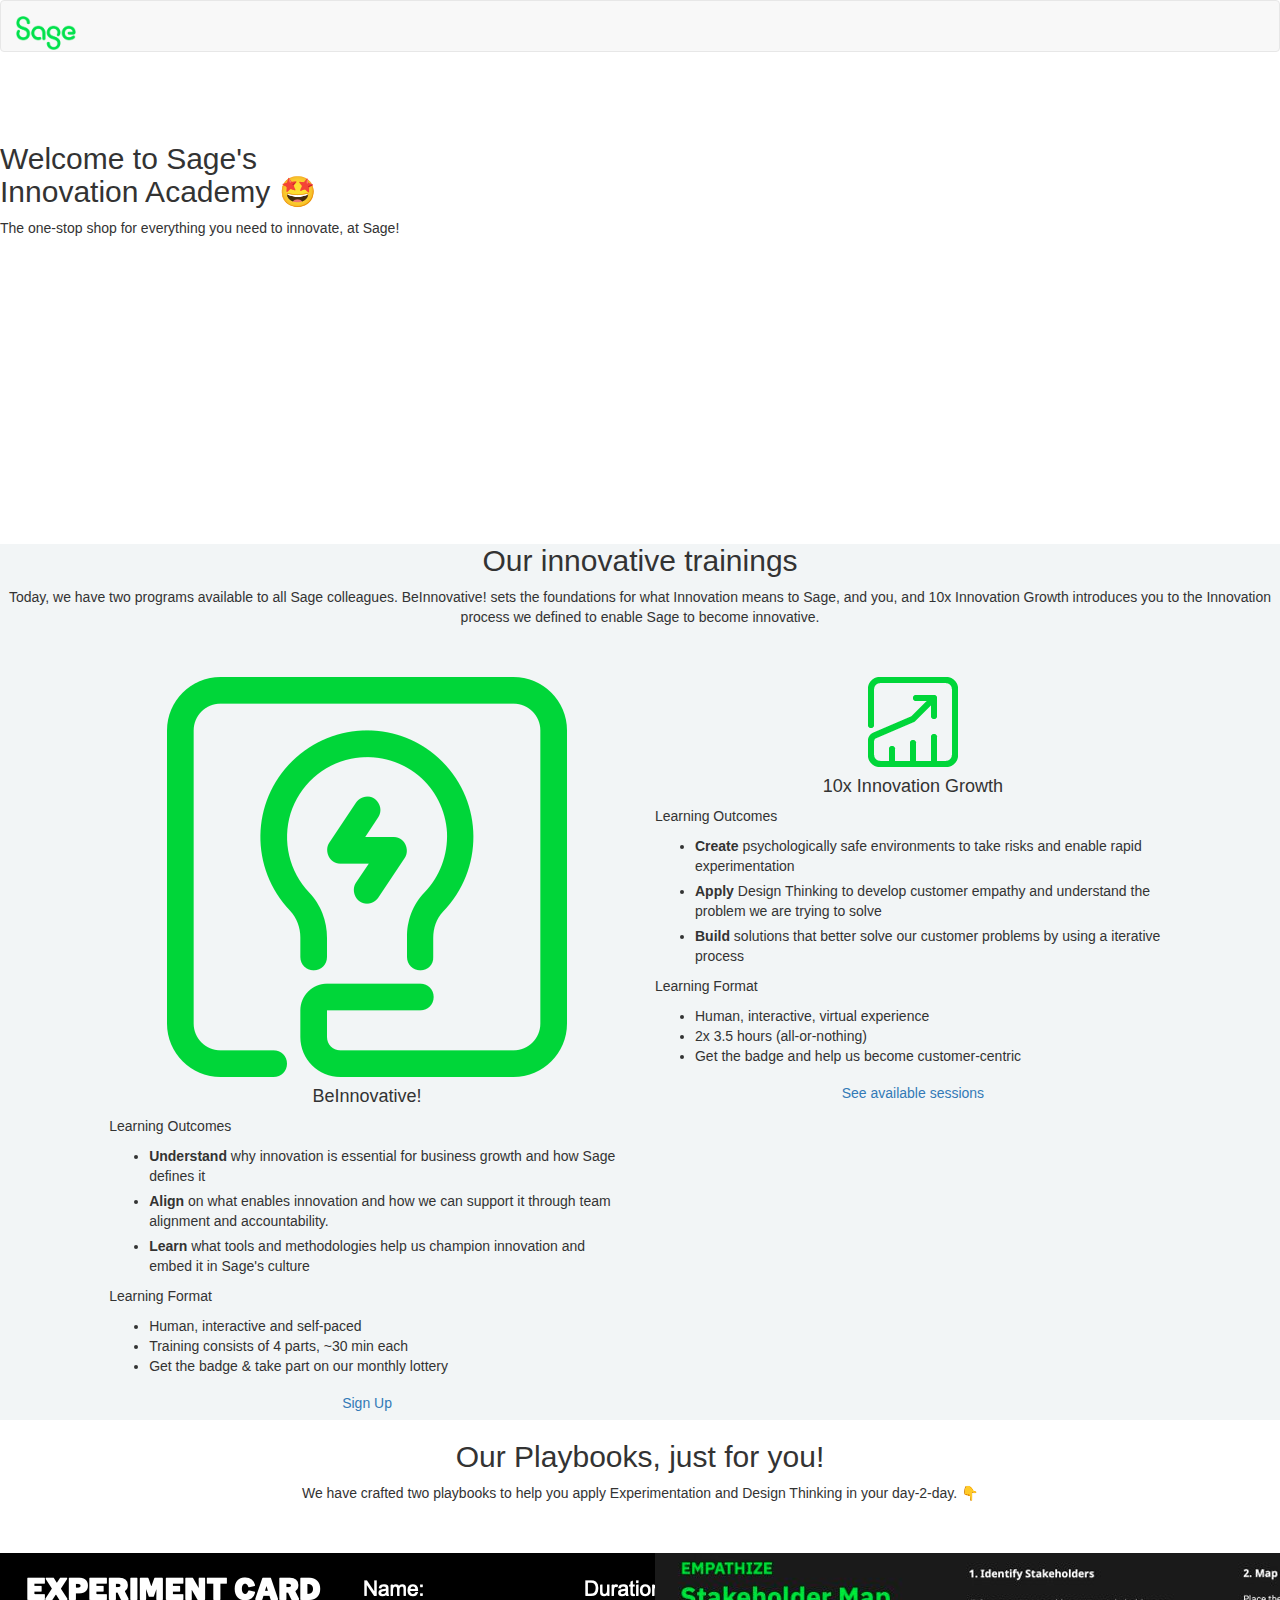
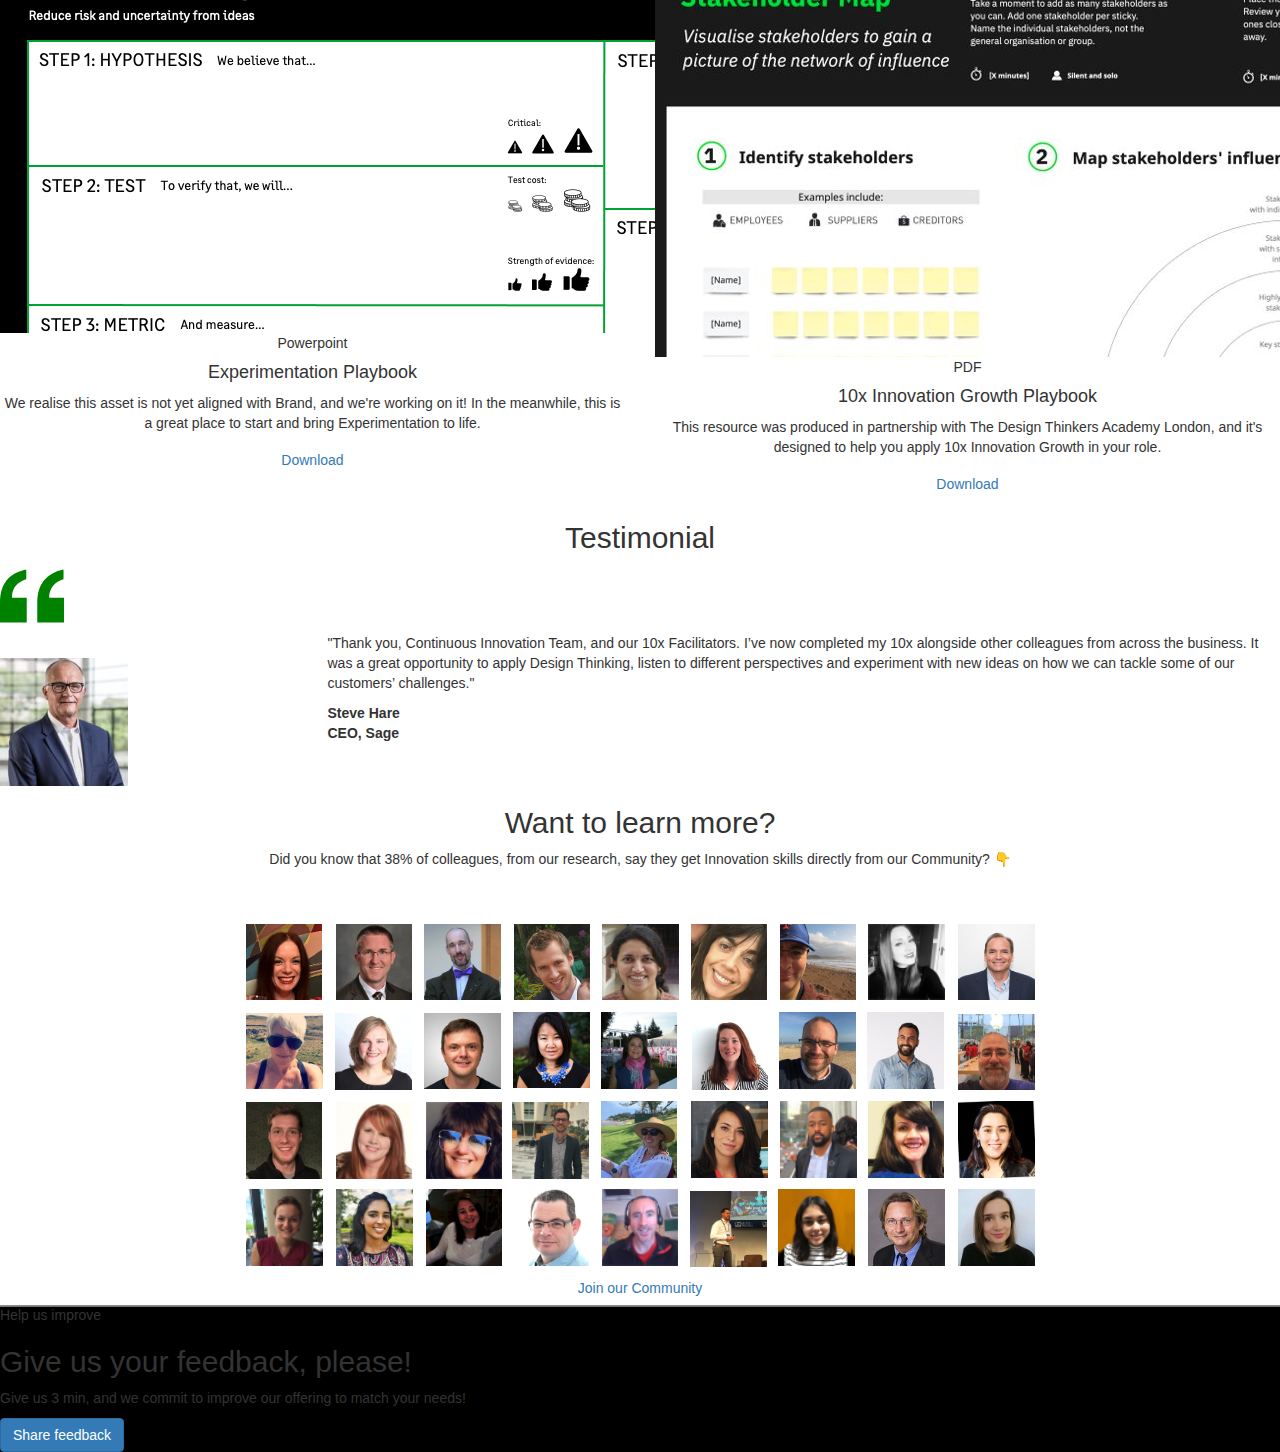
<file: ia/index.html>
<!DOCTYPE html>
<html>
	<head>
		<meta charset="utf-8" />
		<title>Sage Innovation Academy</title>
		<meta http-equiv="X-UA-Compatible" content="IE=edge" />
		<meta name="viewport" content="width=device-width, initial-scale=1" />
		<link rel="icon" type="image/png" sizes="32x32" href="https://www.sage.com/Areas/SageDotCom/img/favicon/favicon-32x32.png">
		<link rel="icon" type="image/png" sizes="16x16" href="https://www.sage.com/Areas/SageDotCom/img/favicon/favicon-16x16.png">
		<link rel="stylesheet" href="https://cdnjs.cloudflare.com/ajax/libs/twitter-bootstrap/3.3.7/css/bootstrap.min.css" integrity="sha512-6MXa8B6uaO18Hid6blRMetEIoPqHf7Ux1tnyIQdpt9qI5OACx7C+O3IVTr98vwGnlcg0LOLa02i9Y1HpVhlfiw==" crossorigin="anonymous" referrerpolicy="no-referrer" />
		<link href="https://fonts.sage.com/sage.css" rel="stylesheet" />
		<link href="https://ux-repo.sage.com/stylesheets/sage-dls-custom.css" rel="stylesheet" />
		<script src="https://cdnjs.cloudflare.com/ajax/libs/jquery/3.6.0/jquery.min.js" integrity="sha512-894YE6QWD5I59HgZOGReFYm4dnWc1Qt5NtvYSaNcOP+u1T9qYdvdihz0PPSiiqn/+/3e7Jo4EaG7TubfWGUrMQ==" crossorigin="anonymous" referrerpolicy="no-referrer"></script>
		<script src="https://cdnjs.cloudflare.com/ajax/libs/twitter-bootstrap/3.3.7/js/bootstrap.min.js" integrity="sha512-iztkobsvnjKfAtTNdHkGVjAYTrrtlC7mGp/54c40wowO7LhURYl3gVzzcEqGl/qKXQltJ2HwMrdLcNUdo+N/RQ==" crossorigin="anonymous" referrerpolicy="no-referrer"></script>
		<!-- Global site tag (gtag.js) - Google Analytics -->
		<script async src="https://www.googletagmanager.com/gtag/js?id=G-KDR1XZP3GS"></script>
		<script>
		window.dataLayer = window.dataLayer || [];
		function gtag(){dataLayer.push(arguments);}
		gtag('js', new Date());
		gtag('config', 'G-KDR1XZP3GS');
		</script>
	</head>
	<body>
		<header class="global-header docs-header">
			<nav class="navbar navbar-default">
				<div class="container-fluid">
					<div class="navbar-header">
						<a class="navbar-brand" href="#">
							<img alt="Brand" src="img/Sage_Logo_Brilliant_Green_RGB.png" width="60" alt="Sage logo">
						</a>
					</div>
				</div>
			</nav>
		</header>
		<main class="docs-main">
			<div class="sbox align--center theme-neutral bg--black" style="padding-top: 50px; padding-bottom: 50px;">
				<div class="layout_1-col--wide">
					<div class="row">
						<div class="col-md-6">
							<div class="panel-content padding--xxxl">
								<h2 class="h2">Welcome to Sage's
								<br>Innovation Academy 🤩</h2>
								<p>The one-stop shop for everything you need to innovate, at Sage!</p>
								
							</div>
						</div>
						<div class="col-md-6">
							<div class="panel-video">
								<div class="embed-responsive embed-responsive-16by9">
									<iframe src="https://www.youtube.com/embed/815hy-RxL0g" frameborder="0" allow="accelerometer; autoplay; encrypted-media; gyroscope; picture-in-picture" allowfullscreen="true"></iframe>
								</div>
							</div>
						</div>
					</div>
				</div>
			</div>
			
			<div class="sbox" style="background: #F2F5F6">
				<div class="layout_1-col--wide padding-y--xxl padding--xxxl">
					<header class="section-header text-center">
						<h2 style="margin-bottom: 10px;">Our innovative trainings</h2>
						<p style="margin-bottom: 50px;">Today, we have two programs available to all Sage colleagues. BeInnovative! sets the foundations for what Innovation means to Sage, and you, and 10x Innovation Growth introduces you to the Innovation process we defined to enable Sage to become innovative.</p>
						<div class="row">
							<div class="col-md-1"></div>
							<div class="col-md-5">
								<div class="card card--solid card--shadow">
									<div class="card_header  bg--black text-center">
										<img src="img/bei.png" alt="icon">
										<h3 class="h4">BeInnovative!</h3>
									</div>
									<div class="card_body text-left">
										<p class="subtitle-sm">Learning Outcomes</p>
										<ul style="padding-top: 0px; margin-top: 0px; padding-bottom: 0px">
											<li style="padding-top: 0px; margin-top: 0px; padding-bottom: 5px">
											<b>Understand</b> why innovation is essential for business growth and how Sage defines it</li>
											<li style="padding-top: 0px; margin-top: 0px; padding-bottom: 5px">
											<b>Align</b> on what enables innovation and how we can support it through team alignment and accountability.</li>
											<li style="padding-top: 0px; margin-top: 0px; padding-bottom: 0px">
											<b>Learn</b> what tools and methodologies help us champion innovation and embed it in Sage's culture</li>
										</ul>
									</div>
									<div class="card_body text-left" style="padding-top: 0px; padding-bottom: 0px">
										<p class="subtitle-sm">Learning Format</p>
										<p>
											<ul style="padding-top: 0px; margin-top: 0px; padding-bottom: 0px">
												<li style="padding-top: 0px; margin-top: 0px; padding-bottom: 0px">
												Human, interactive and self-paced</li>
												<li style="padding-top: 0px; margin-top: 0px; padding-bottom: 0px">
												Training consists of 4 parts, ~30 min each</li>
												<li style="padding-top: 0px; margin-top: 0px; padding-bottom: 0px">
												Get the badge & take part on our monthly lottery</li>
											</ul>
										</p>
									</div>
									<div class="btns-wrapper">
										<a class="btn btn-default--outline" target="_blank"
										href="https://bit.ly/3maJii0" source="new">Sign Up</a>
									</div>
								</div>
							</div>
							
								<div class="col-md-5">
									<div class="card card--solid card--shadow">
										<div class="card_header  bg--black text-center">
											<img src="img/10x.png" alt="icon">
											<h3 class="h4">10x Innovation Growth</h3>
										</div>
										<div class="card_body text-left">
											<p class="subtitle-sm">Learning Outcomes</p>
											<ul style="padding-top: 0px; margin-top: 0px; padding-bottom: 0px">
												<li style="padding-top: 0px; margin-top: 0px; padding-bottom: 5px">
												<b>Create</b> psychologically safe environments to take risks and enable rapid experimentation</li>
												<li style="padding-top: 0px; margin-top: 0px; padding-bottom: 5px">
												<b>Apply</b> Design Thinking to develop customer empathy and understand the problem we are trying to solve</li>
												<li style="padding-top: 0px; margin-top: 0px; padding-bottom: 0px">
												<b>Build</b> solutions that better solve our customer problems by using a iterative process</li>
											</ul>
										</div>
										<div class="card_body text-left" style="padding-top: 0px; padding-bottom: 0px">
											<p class="subtitle-sm">Learning Format</p>
											<p>
												<ul style="padding-top: 0px; margin-top: 0px; padding-bottom: 0px">
													<li style="padding-top: 0px; margin-top: 0px; padding-bottom: 0px">
													Human, interactive, virtual experience</li>
													<li style="padding-top: 0px; margin-top: 0px; padding-bottom: 0px">
													2x 3.5 hours (all-or-nothing)</li>
													<li style="padding-top: 0px; margin-top: 0px; padding-bottom: 0px">
													Get the badge and help us become customer-centric</li>
												</ul>
											</p>
										</div>
										<div class="btns-wrapper">
											<a class="btn btn-default--outline" target="_blank"
											href="https://bit.ly/3akOjBH">See available sessions</a>
										</div>
									</div>
								</div>
								<div class="col-md-1"></div>
							</div>
						</header>
					</div>
				</div>
				<div class="sbox" style="background: white;">
					<div class="layout_1-col--wide padding-y--xxl padding--xxxl" >
						<header class="section-header text-center">
							<h2 style="margin-bottom: 10px;">Our Playbooks, just for you!</h2>
							<p style="margin-bottom: 50px;">We have crafted two playbooks to help you apply Experimentation and Design Thinking in your day-2-day. 👇</p>
							<div class="row">
								<div class="col-md-6">
									<div class="card card--image card--shadow">
										<div class="card_header">
											<img src="img/pb1.png" alt="image">
											<p class="body-sm">Powerpoint</p>
											<h3 class="h4">Experimentation Playbook</h3>
										</div>
										<div class="card_body">
											<p>We realise this asset is not yet aligned with Brand, and we're working on it! In the meanwhile, this is a great place to start and bring Experimentation to life.</p>
										</div>
										<div class="btns-wrapper">
											<a class="btn btn-default--outline"
											href="https://bit.ly/3NgA3Zl">Download</a>
										</div>
									</div>
								</div>
								<div class="col-md-6">
									<div class="card card--image card--shadow">
										<div class="card_header">
											<img src="img/pb2.png" alt="image">
											<p class="body-sm">PDF</p>
											<h3 class="h4">10x Innovation Growth Playbook</h3>
										</div>
										<div class="card_body">
											<p>This resource was produced in partnership with The Design Thinkers Academy London, and it's designed to help you apply 10x Innovation Growth in your role.</p>
										</div>
										<div class="btns-wrapper">
											<a class="btn btn-default--outline" href="https://bit.ly/3O8y9ub">Download</a>
										</div>
									</div>
								</div>
								
							</div>
						</div>
					</header>
				</div>
			</div>
			<div class="bg--grey-xs">
				<div class="customer-story--events-single padding-y--xxl">
					<div class="layout_1-col--fixed">
						<header class="section-header text-center">
							<h2>Testimonial</h2>
						</header>
					</div>
					<div class="layout_1-col--fixed">
						<div class="card bg--white padding--xxl">
							<div class="image-container">
								<svg height="64px" version="1.1" viewBox="0 0 41 34" width="64px" xmlns="http://www.w3.org/2000/svg" xmlns:xlink="http://www.w3.org/1999/xlink">
									<g fill="#008200" fill-rule="evenodd" stroke="none" stroke-width="1">
										<g fill="#008200" id="customer-story-banner" transform="translate(-308.000000, -9327.000000)">
											<g transform="translate(100.000000, 8975.000000)">
												<g transform="translate(0.000000, 304.000000)">
													<g transform="translate(184.000000, 24.000000)">
													<path d="M47.8656716,45.2349428 C47.8656716,39.1036542 49.3379927,34.3060026 52.2843447,30.8368256 C55.2306968,27.3676485 59.3689278,25.0892803 64.6990377,24 L64.6990377,30.291325 C60.6497274,31.5423626 57.925677,33.800081 56.5217565,37.0679219 C55.7197605,38.8025104 55.3999881,40.4768701 55.5607293,42.0892803 L65,42.0892803 L65,58 L47.8656716,58 L47.8656716,45.2349428 Z M24,45.2349428 C24,39.1845328 25.4331338,34.4058103 28.2994013,30.8970544 C31.1639586,27.3882984 35.3419369,25.0892803 40.8350462,24 L40.8350462,30.291325 C36.7459975,31.5836623 34.001153,33.800081 32.5970924,36.9474643 C31.875395,38.6011742 31.5761128,40.3151129 31.6958257,42.0892803 L41.1343284,42.0892803 L41.1343284,58 L24,58 L24,45.2349428 Z"></path>
												</g>
											</g>
										</g>
									</g>
								</g>
							</svg>
						</div>
						<div class="card_header">
							<div class="row">
								<div class="col-md-3" style="margin-top: 25px">
									<img src="img/sh.jpeg" alt="Customer image" width="128" height="128">
								</div>
								<div class="col-md-9">
									<p class="card_header">"Thank you, Continuous Innovation Team, and our 10x Facilitators. I’ve now completed my 10x alongside other colleagues from across the business. It was a great opportunity to apply Design Thinking, listen to different perspectives and experiment with new ideas on how we can tackle some of our customers’ challenges."</p>
									<p class="card_header"><b>Steve Hare</b><br><b>CEO, Sage</b></p>
								</div>
							</div>
							<div class="card_body">
								
							</div>
						</div>
					</div>
				</div>
			</div>
			<div class="sbox" style="background: white;">
					<div class="layout_1-col--wide padding-y--xxl padding--xxxl" >
						<header class="section-header text-center">
							<h2 style="margin-bottom: 10px;">Want to learn more?</h2>
							<p style="margin-bottom: 50px;">Did you know that 38% of colleagues, from our research, say they get Innovation skills directly from our Community? 👇</p>

							<img src="img/Community.png">

							<div class="btns-wrapper">
											<a class="btn btn-default--outline" href="http://bit.ly/CIAtSage" target="_blank">Join our Community</a>
										</div>

							
								
						
						</div>
					</header>
				</div>
			</div>
			<div class="sbox bg-default hero align--center bg--cover height--lg"
				style="background-image: url('img/Continuous_Innovation_Infinite_Loop_4.png');">
				<div class="layout_1-col--wide">
					<div class="row">
						<div class="col-md-8">
							<div class="hero_content padding--xxxl">
								<div class="subtitle">Help us improve</div>
								<h2>Give us your feedback, please!</h2>
								<p>Give us 3 min, and we commit to improve our offering to match your needs!</p>
								<div class="btns-wrapper bg-default">
									<a class="btn btn-primary button-checkout"
									href="https://bit.ly/3tcNodk" target="_blank" vbpg="1">Share feedback</a>
								</div>
							</div>
						</div>
					</div>
				</div>
			</div>
			
		</main>
	</body>
</html>
</file>
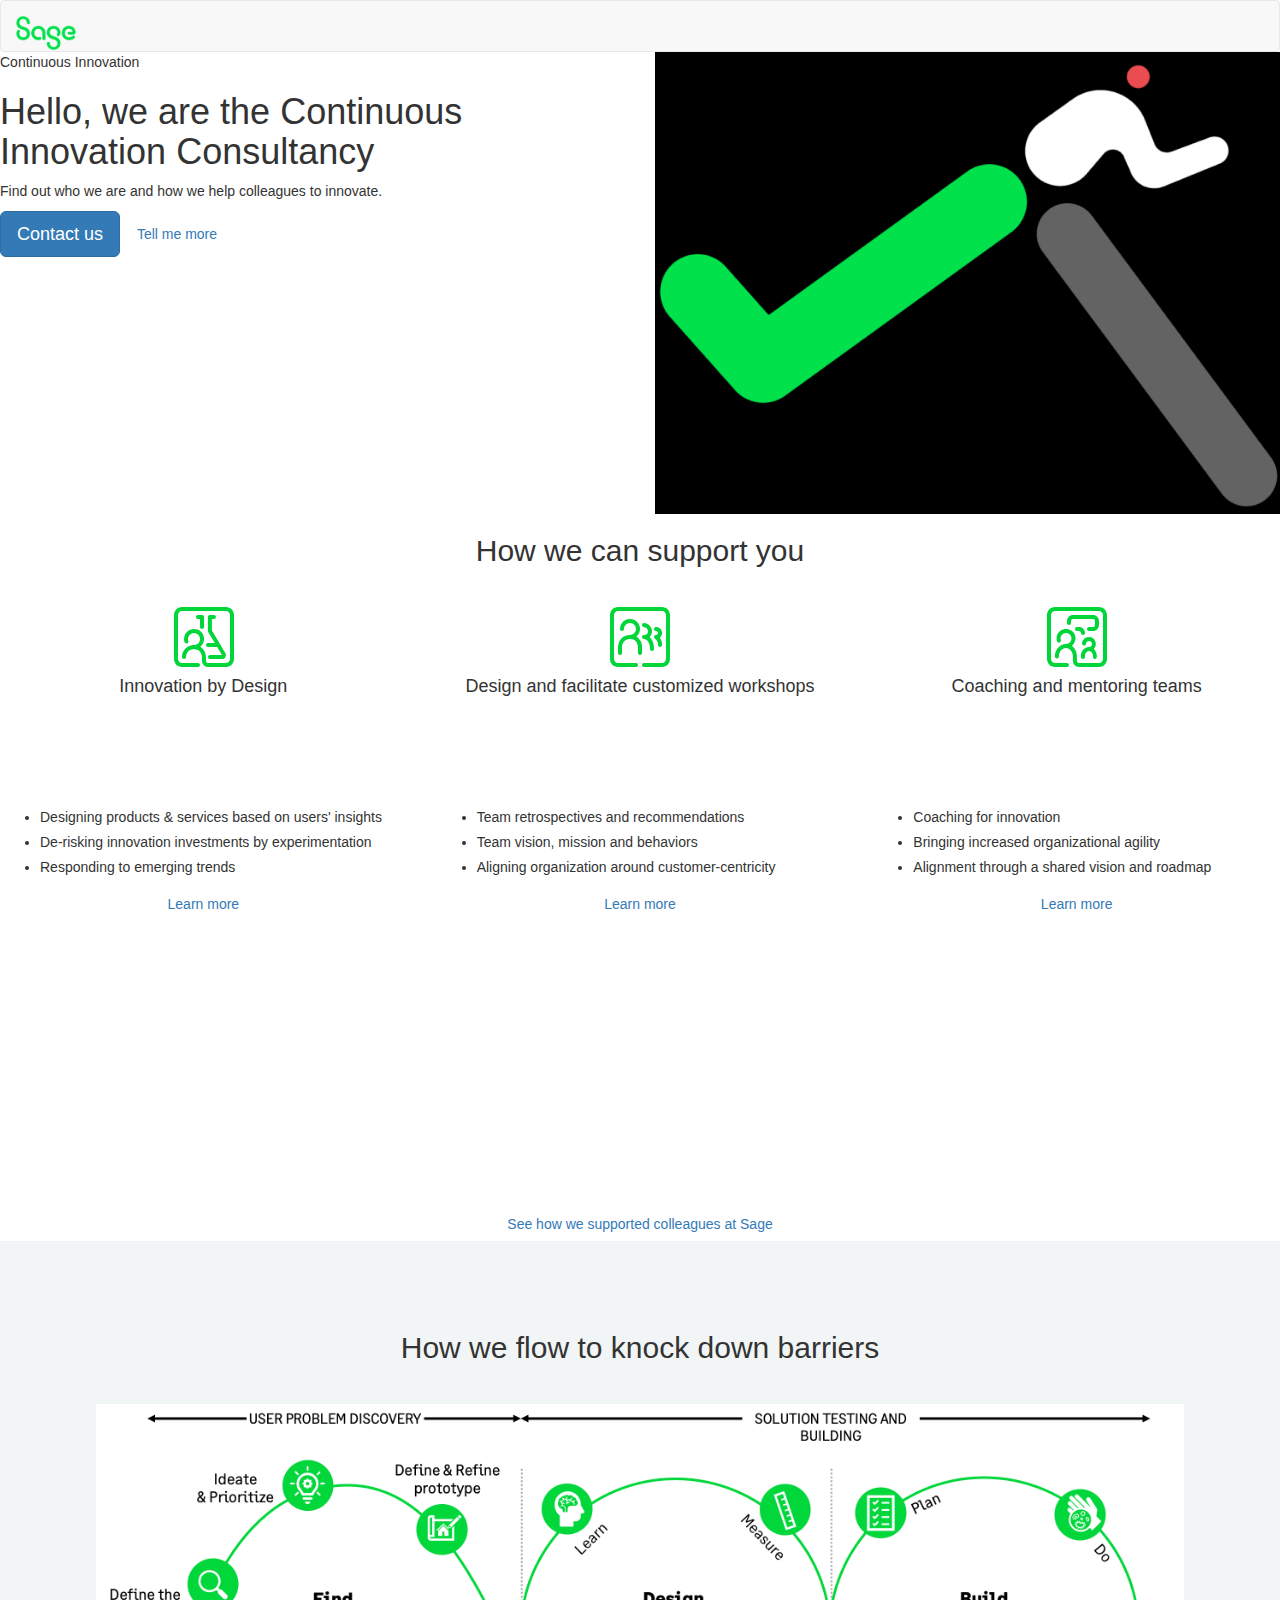
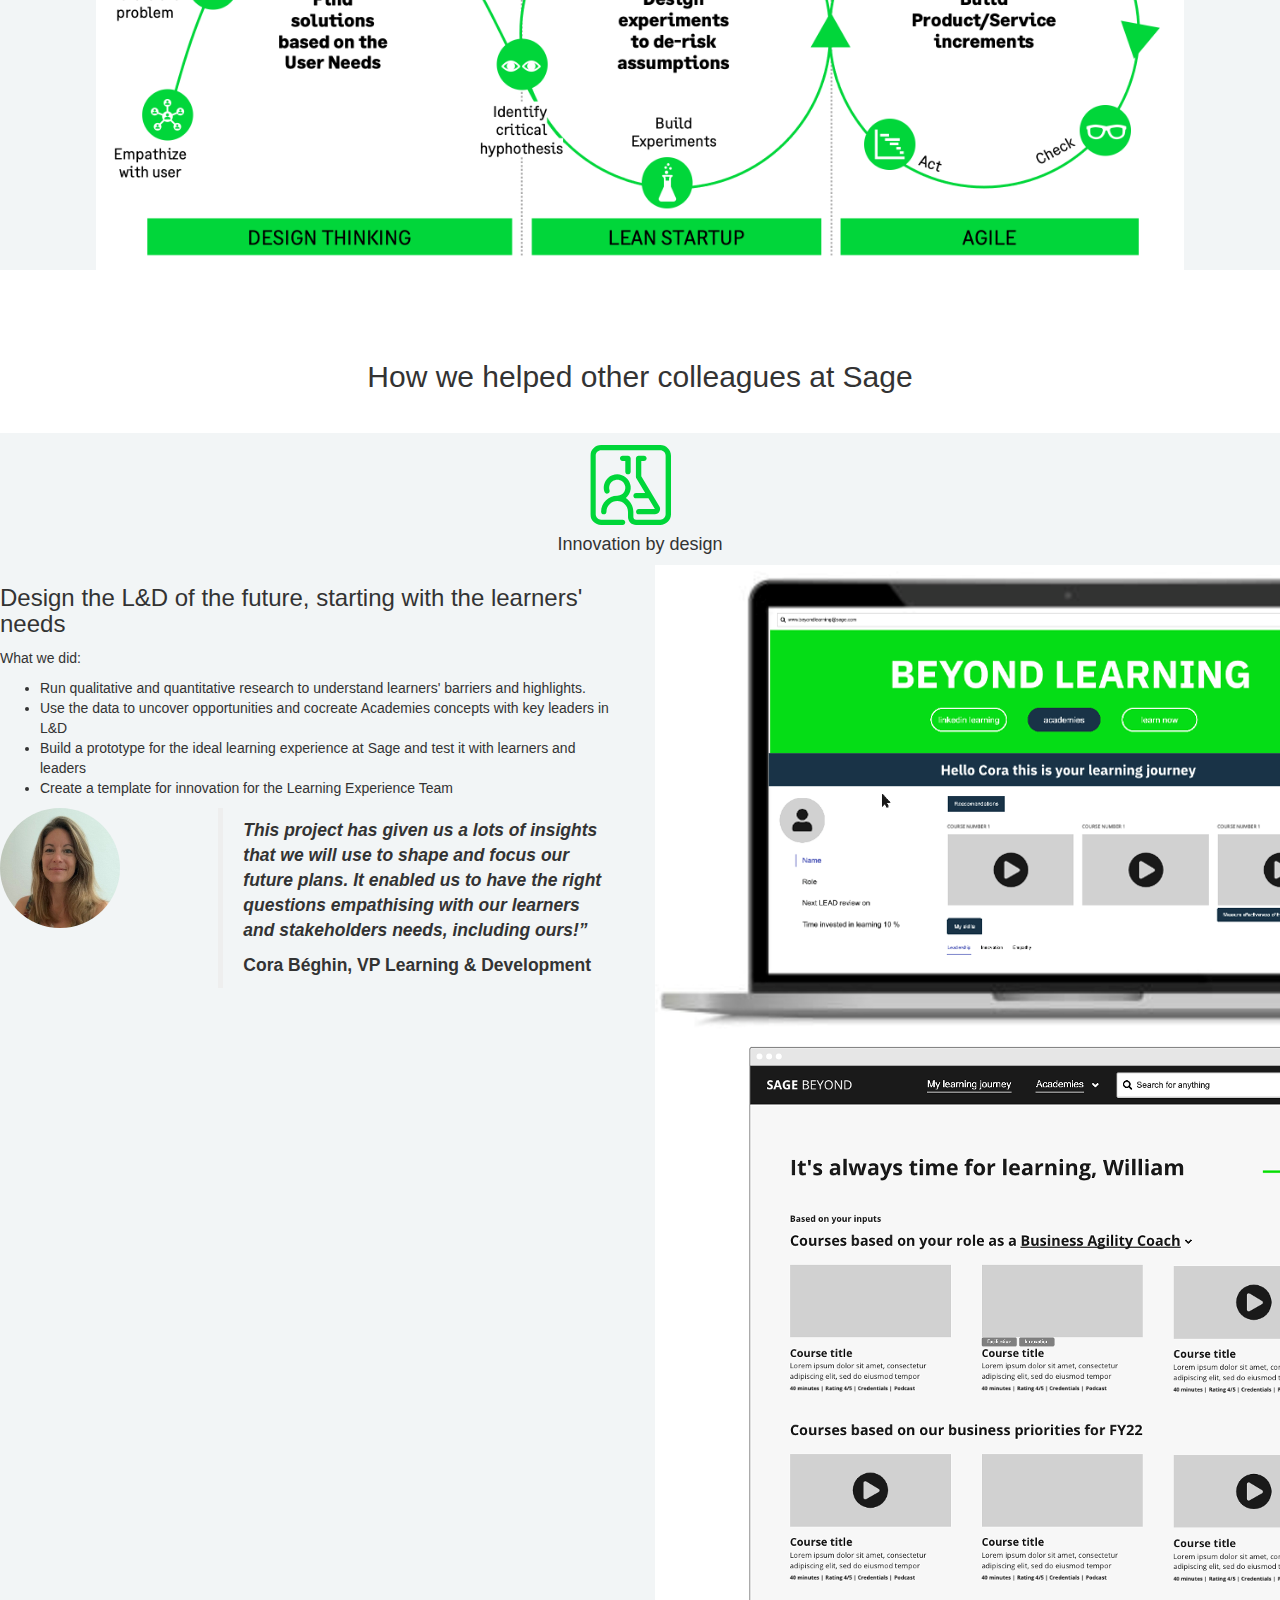
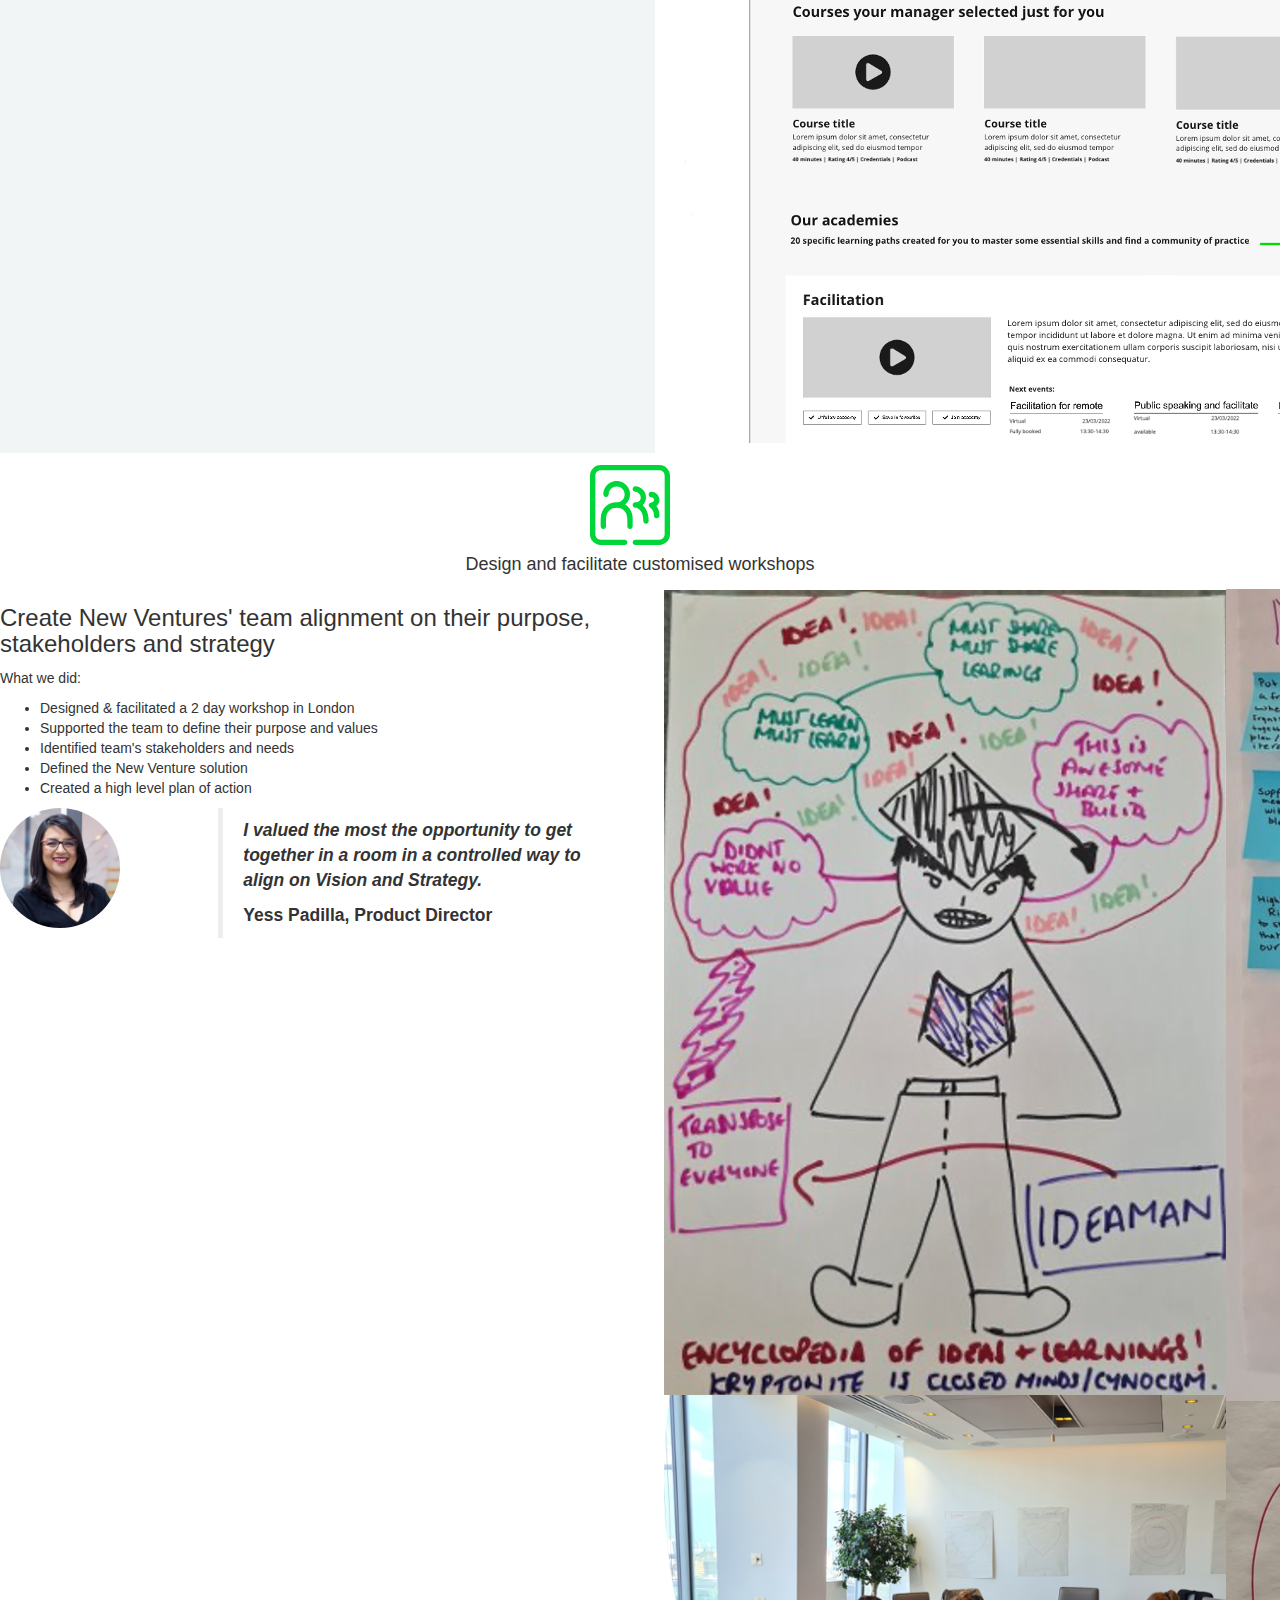
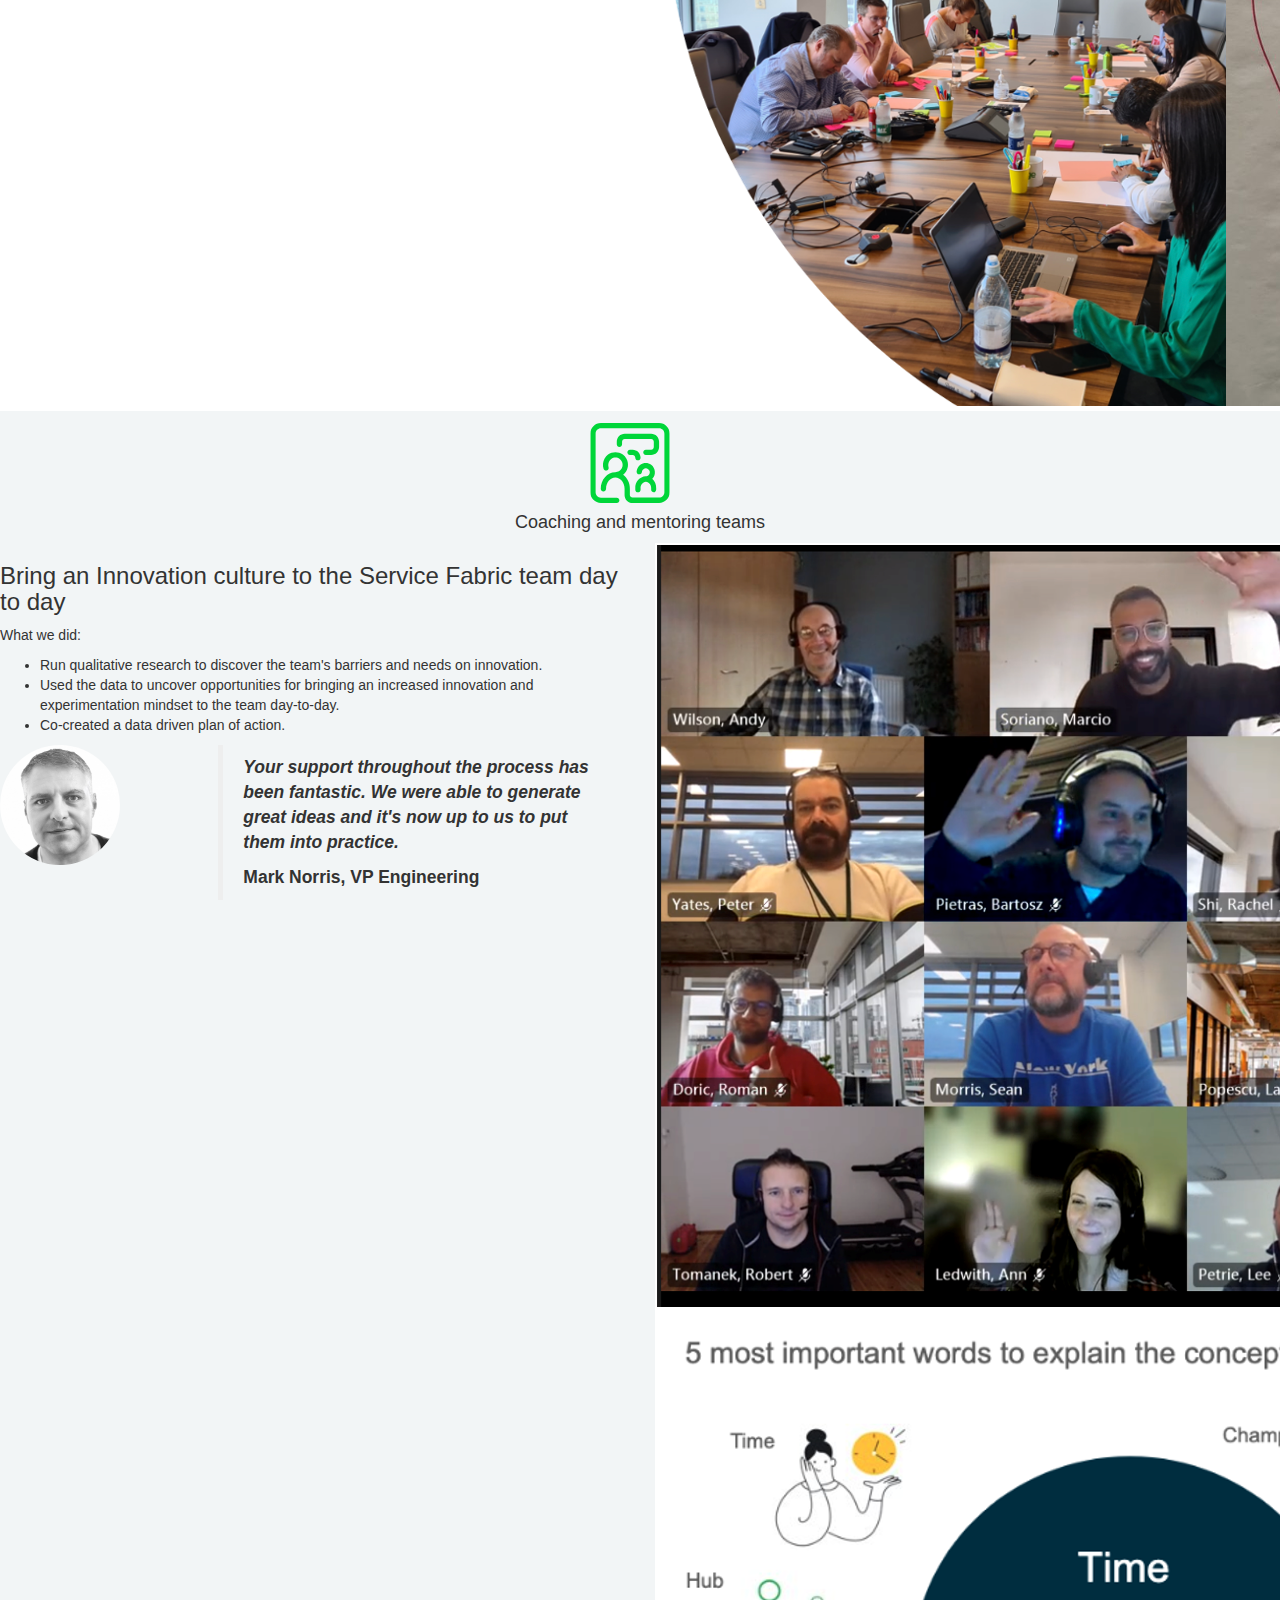
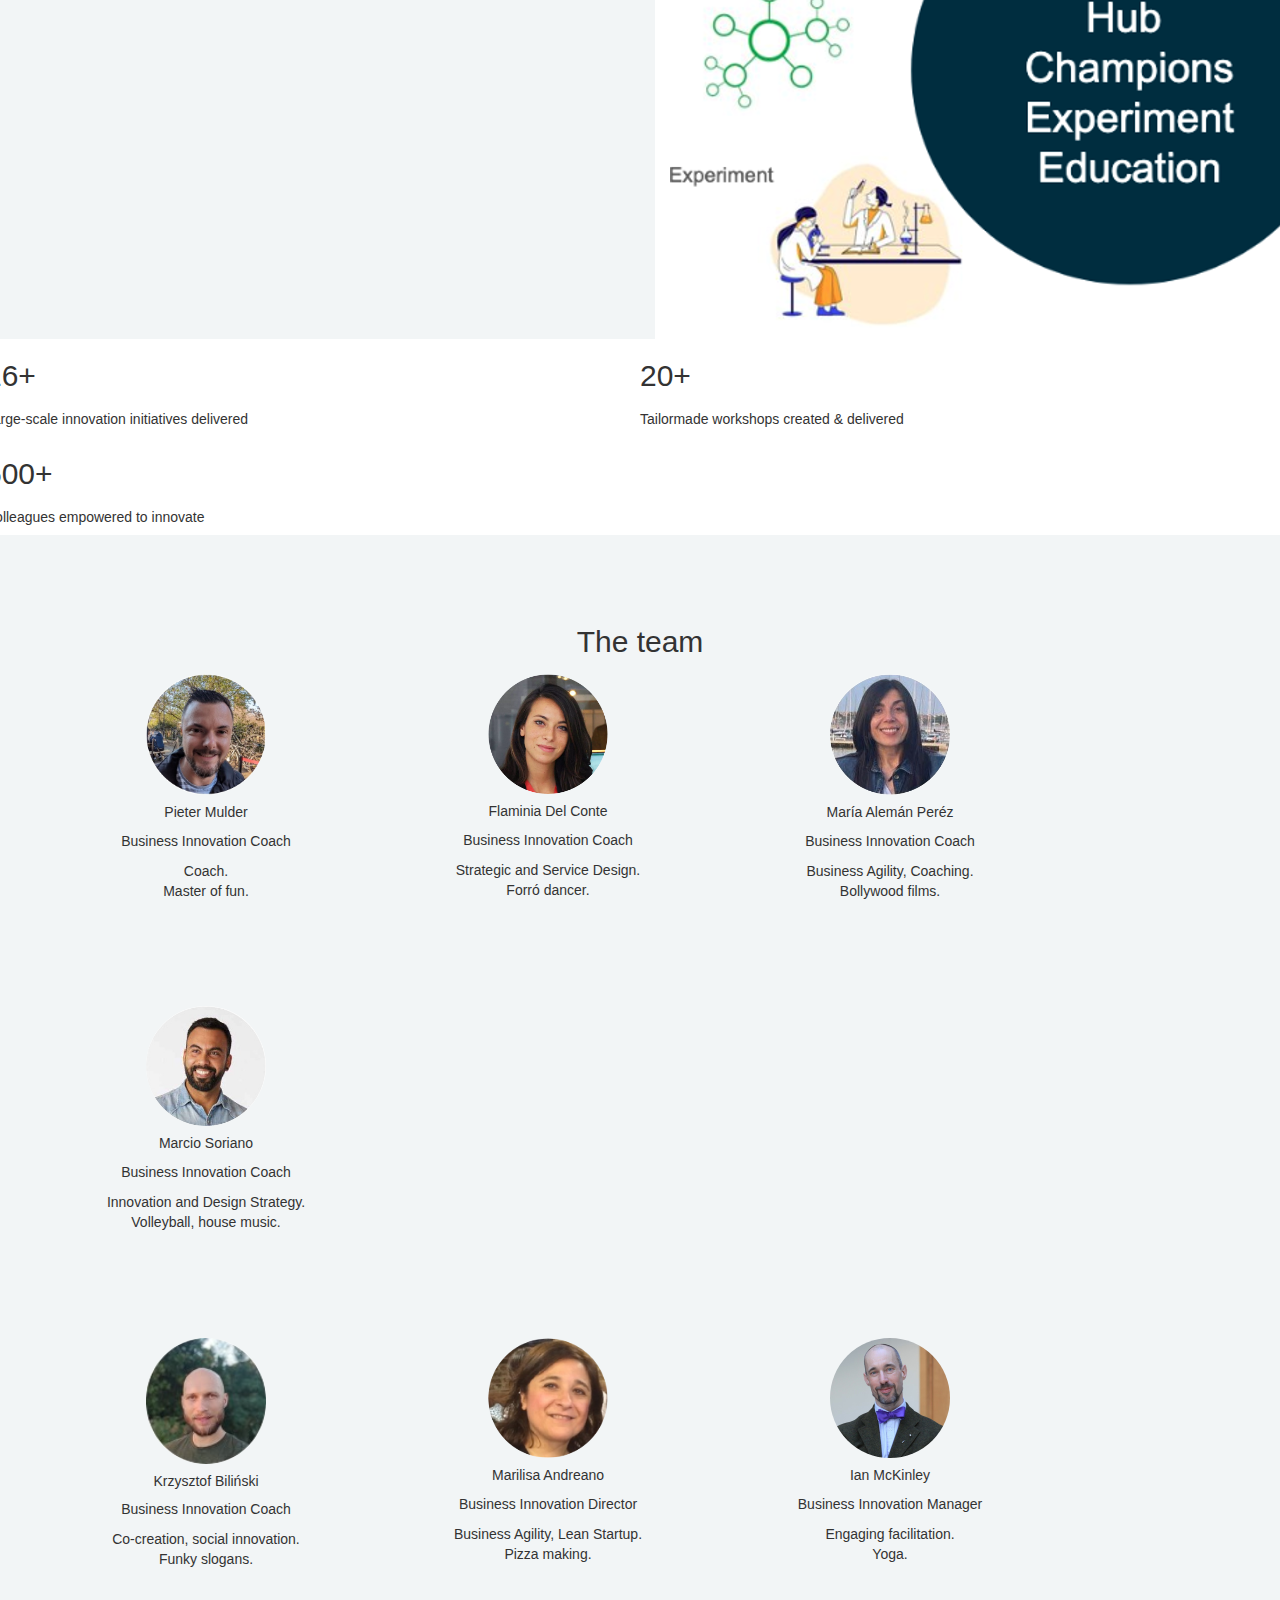
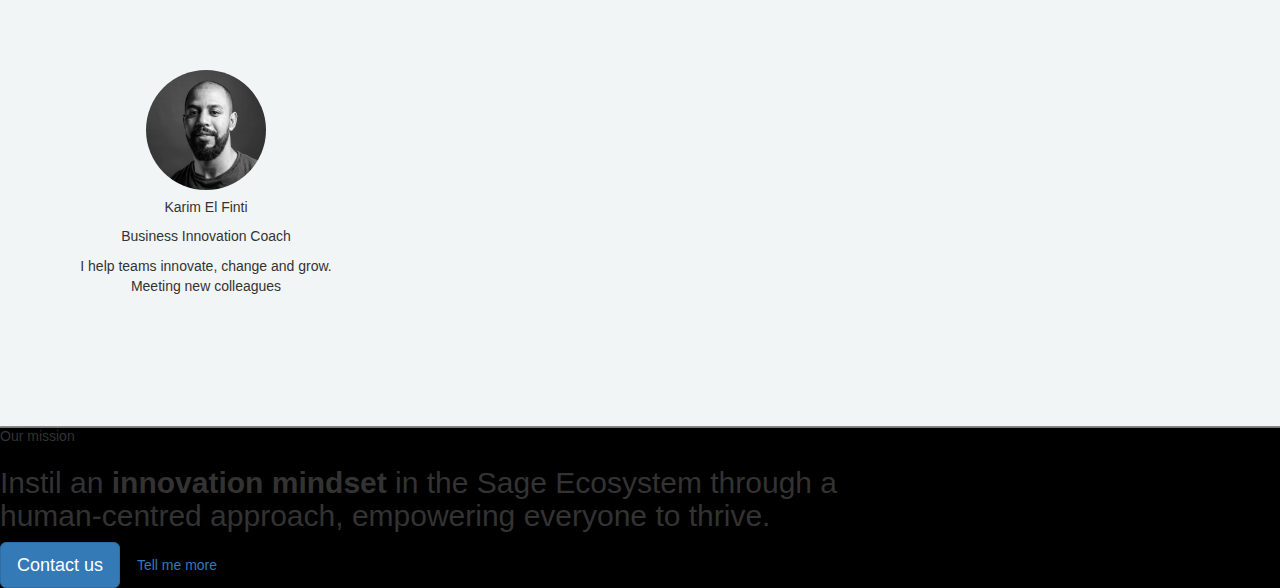
<file: consultancy/landing.html>
<!DOCTYPE html>
<html lang="en">

<head>
    <meta charset="utf-8" />
    <title>Sage Continuous Innovation - Consultancy Offering</title>
    <meta http-equiv="X-UA-Compatible" content="IE=edge" />
    <meta name="viewport" content="width=device-width, initial-scale=1" />
    <link rel="stylesheet" href="css/main.css" />
    <link rel="icon" type="image/png" sizes="32x32"
        href="https://www.sage.com/Areas/SageDotCom/img/favicon/favicon-32x32.png">
    <link rel="icon" type="image/png" sizes="16x16"
        href="https://www.sage.com/Areas/SageDotCom/img/favicon/favicon-16x16.png">
    <link rel="stylesheet" href="https://cdnjs.cloudflare.com/ajax/libs/twitter-bootstrap/3.3.7/css/bootstrap.min.css"
        integrity="sha512-6MXa8B6uaO18Hid6blRMetEIoPqHf7Ux1tnyIQdpt9qI5OACx7C+O3IVTr98vwGnlcg0LOLa02i9Y1HpVhlfiw=="
        crossorigin="anonymous" referrerpolicy="no-referrer" />
    <link href="https://fonts.sage.com/sage.css" rel="stylesheet" />
    <link href="https://ux-repo.sage.com/stylesheets/sage-dls-custom.css" rel="stylesheet" />
    <script src="https://cdnjs.cloudflare.com/ajax/libs/jquery/3.6.0/jquery.min.js"
        integrity="sha512-894YE6QWD5I59HgZOGReFYm4dnWc1Qt5NtvYSaNcOP+u1T9qYdvdihz0PPSiiqn/+/3e7Jo4EaG7TubfWGUrMQ=="
        crossorigin="anonymous" referrerpolicy="no-referrer"></script>
    <script src="https://cdnjs.cloudflare.com/ajax/libs/twitter-bootstrap/3.3.7/js/bootstrap.min.js"
        integrity="sha512-iztkobsvnjKfAtTNdHkGVjAYTrrtlC7mGp/54c40wowO7LhURYl3gVzzcEqGl/qKXQltJ2HwMrdLcNUdo+N/RQ=="
        crossorigin="anonymous" referrerpolicy="no-referrer"></script>
    <script src="js/main.js"></script>
    <!-- Global site tag (gtag.js) - Google Analytics -->
    <script async src="https://www.googletagmanager.com/gtag/js?id=G-SWB019ZCLK"></script>
    <script>
        window.dataLayer = window.dataLayer || [];
        function gtag() { dataLayer.push(arguments); }
        gtag('js', new Date());

        gtag('config', 'G-SWB019ZCLK');
    </script>
</head>

<body>

    <!-- SECTION: Navigation area -->
    <nav class="navbar navbar-default" style="margin:0px">
        <div class="container-fluid">
            <!-- Brand and toggle get grouped for better mobile display -->
            <div class="navbar-header">
                <button type="button" class="navbar-toggle collapsed" data-toggle="collapse"
                    data-target="#bs-example-navbar-collapse-1" aria-expanded="false">
                    <span class="sr-only">Toggle navigation</span>
                    <span class="icon-bar"></span>
                    <span class="icon-bar"></span>
                    <span class="icon-bar"></span>
                </button>
                <div class="navbar-header">
                    <a class="navbar-brand" href="#">
                        <img alt="Brand" src="img/Sage_Logo_Brilliant_Green_RGB.png" width="60">
                    </a>
                </div>
            </div>
            <!-- <div class="collapse navbar-collapse" id="bs-example-navbar-collapse-1">
                <ul class="nav navbar-nav">
                    <li><a href="#">Our services</a></li>
                    <li><a href="#">Case studies</a></li>
                    <li><a href="#">About us</a></li>
                    <li><a href="#">Contact us</a></li>
                </ul>
            </div>/.navbar-collapse -->
        </div><!-- /.container-fluid -->
    </nav>


    <!-- SECTION: Hello, we are CI consultancy -->
    <div class="sbox bg-default hero height--md">
        <div class="layout_1-col--wide">
            <div class="row">
                <div class="col-md-6">
                    <div class="hero_content padding--sm">
                        <div class="subtitle">Continuous Innovation</div>
                        <h1 class="d4">Hello, we are the Continuous Innovation Consultancy</h1>
                        <p>Find out who we are and how we help colleagues to innovate.</p>
                        <div id="boxdefault" class="dynamic-box-content">

                        </div>
                        <div id="boxout" class="dynamic-box-content">
                            You like to think outside the box? So do we!
                        </div>
                        <div id="boxin" class="dynamic-box-content">
                            We welcome diversity of thought! Let's see how to use your in-the-box thinking to innovate
                            at Sage.
                        </div>
                        <div class="btns-wrapper">
                            <button type="button" class="btn btn-primary btn-lg" data-toggle="modal"
                                data-target="#contactUsModal">
                                Contact us
                            </button>
                            <form style="display: inline" target="_blank"
                                action="https://sage365.sharepoint.com/:p:/r/sites/ContinuousInnovation/Shared%20Documents/Consultancy/Consultancy%20services/Continous_Innovation_Consultancy_Document_2022_MS01.pptx?d=wdedb9ce06fa64f6e9e67dd7c652d7ab5&csf=1&web=1&e=FBkSw1"
                                method="get">
                                <button class="btn btn-link" type="submit">Tell me more</button>
                            </form>
                        </div>
                    </div>
                </div>
                <div class="col-md-6">
                    <img src="img/illustration.png" class="img-responsive" alt="Illustration" />
                </div>
            </div>
        </div>
    </div>


    <!-- SECTION: How we can support you -->
    <div class="sbox">
        <div class="layout_1-col--wide padding-y--xxl padding--xxxl">
            <header class="section-header text-center">
                <h2 class="ci-section-heading">How we can support you</h2>
                <div class="row">
                    <div class="col-md-4">
                        <div class="card card--solid card--shadow offerings-box">
                            <div class="card_header bg--black text-center offerings-header">
                                <img src="img/innovationbydesign.svg" alt="icon">
                                <h3 class="h4">Innovation by Design</h3>
                            </div>
                            <div class="card_body text-left">
                                <ul style="padding-top: 0px; margin-top: 0px; padding-bottom: 0px">
                                    <li style="padding-top: 0px; margin-top: 0px; padding-bottom: 5px">
                                        Designing products & services based on users' insights
                                    </li>
                                    <li style="padding-top: 0px; margin-top: 0px; padding-bottom: 5px">
                                        De-risking innovation investments by experimentation
                                    </li>
                                    <li style="padding-top: 0px; margin-top: 0px; padding-bottom: 0px">
                                        Responding to emerging trends
                                    </li>
                                </ul>
                            </div>
                            <div class="btns-wrapper">
                                <a class="btn btn-default--outline" href="#use_case_innovation_by_design">Learn
                                    more</a>
                            </div>
                        </div>
                    </div>
                    <div class="col-md-4">
                        <div class="card card--solid card--shadow offerings-box">
                            <div class="card_header bg--black text-center offerings-header">
                                <img src=" img/workshops.svg" alt="icon">
                                <h3 class="h4">Design and facilitate customized workshops</h3>
                            </div>
                            <div class="card_body text-left">
                                <ul style="padding-top: 0px; margin-top: 0px; padding-bottom: 0px">
                                    <li style="padding-top: 0px; margin-top: 0px; padding-bottom: 5px">
                                        Team retrospectives and recommendations
                                    </li>
                                    <li style="padding-top: 0px; margin-top: 0px; padding-bottom: 5px">
                                        Team vision, mission and behaviors
                                    </li>
                                    <li style="padding-top: 0px; margin-top: 0px; padding-bottom: 0px">
                                        Aligning organization around customer-centricity
                                    </li>
                                </ul>
                            </div>
                            <div class="btns-wrapper">
                                <a class="btn btn-default--outline" href="#use_case_workshops">Learn
                                    more</a>
                            </div>
                        </div>
                    </div>
                    <div class="col-md-4">
                        <div class="card card--solid card--shadow offerings-box">
                            <div class="card_header bg--black text-center offerings-header">
                                <img src=" img/coaching.svg" alt="icon">
                                <h3 class="h4">Coaching and mentoring teams</h3>
                            </div>
                            <div class="card_body text-left">
                                <ul style="padding-top: 0px; margin-top: 0px; padding-bottom: 0px">
                                    <li style="padding-top: 0px; margin-top: 0px; padding-bottom: 5px">
                                        Coaching for innovation
                                    </li>
                                    <li style="padding-top: 0px; margin-top: 0px; padding-bottom: 5px">
                                        Bringing increased organizational agility
                                    </li>
                                    <li style="padding-top: 0px; margin-top: 0px; padding-bottom: 0px">
                                        Alignment through a shared vision and roadmap
                                    </li>
                                </ul>
                            </div>
                            <div class="btns-wrapper">
                                <a class="btn btn-default--outline" href="#use_case_coaching_and_mentoring">Learn
                                    more</a>
                            </div>
                        </div>
                    </div>
                </div>
                <div class="row">
                    <div class="btns-wrapper">
                        <a class="btn btn-link" href="#use_cases">See how we supported colleagues at Sage</a>
                    </div>
                </div>

            </header>
        </div>
    </div>

    <!-- SECTION: How we flow -->
    <div class="sbox align--center bg-alternate">
        <header class="section-header text-center" style="padding-top: 70px;">
            <h2 class="ci-section-heading">How we flow to knock down barriers</h2>
        </header>
        <div class="text-center"><img src="img/flow.png" style="width:85%;" alt="Flow illustration" /></div>

    </div>

    <!-- SECTION: Use cases -->
    <a id="use_cases"></a>
    <div class="sbox align--center">
        <header class="section-header text-center" style="padding-top: 70px;">
            <h2 class="ci-section-heading">How we helped other colleagues at Sage</h2>

            <!-- Sub-section: Use cases: Innovation by design-->
            <a id="use_case_innovation_by_design"></a>
            <div class="sbox bg-alternate">
                <div class="layout_1-col" style="padding-top: 0px">
                    <div class="row showgrid text-center">
                        <div class="col-sm-12">
                            <img src="img/innovationbydesign.svg" alt="icon"
                                style="margin-top:12px; margin-right:12px; height:80px;">
                            &nbsp;
                            <h4 class="subtitle">Innovation by design</h4>
                        </div>
                    </div>
                    <div class="row">
                        <div class="col-md-6">
                            <div class="panel-content padding--xxl text-left">
                                <h2 class="h3">Design the L&D of the future, starting with the learners' needs</h2>
                                <p class="subtitle-sm">What we did:</p>
                                <p>
                                <ul style="padding-top: 0px; margin-top: 0px; padding-bottom: 0px">
                                    <li style="padding-top: 0px; margin-top: 0px; padding-bottom: 0px">
                                        Run qualitative and quantitative research to understand learners' barriers and
                                        highlights.
                                    </li>
                                    <li style="padding-top: 0px; margin-top: 0px; padding-bottom: 0px">
                                        Use the data to uncover opportunities and cocreate Academies concepts with key
                                        leaders in L&D
                                    </li>
                                    <li style="padding-top: 0px; margin-top: 0px; padding-bottom: 0px">
                                        Build a prototype for the ideal learning experience at Sage and test it with
                                        learners and leaders
                                    </li>
                                    <li style="padding-top: 0px; margin-top: 0px; padding-bottom: 0px">
                                        Create a template for innovation for the Learning Experience Team
                                    </li>

                                </ul>

                                <div class="row">
                                    <div class="col-md-4"><img src="img/cora.jpeg" class="testimonial-photo"
                                            alt="Cora Béghin" /></div>
                                    <div class="col-md-8">

                                        <blockquote>
                                            <p class="text-xl margin-btm--md">
                                                <strong>
                                                    <em>
                                                        This project has given us a lots of insights that we will use to
                                                        shape and focus our future plans. It enabled us to have the
                                                        right
                                                        questions empathising with our learners and stakeholders needs,
                                                        including ours!”
                                                    </em>
                                                </strong>
                                            </p>
                                            <p class="text-md margin-btm--lg">
                                                <strong>Cora Béghin, VP Learning & Development</strong>
                                            </p>
                                        </blockquote>
                                    </div>
                                </div>
                            </div>
                        </div>
                        <div class="col-md-6">
                            <div class="panel-image text-center"><img src="img/innovationbydesignusecase.png"
                                    alt="Innovation by design">
                            </div>
                        </div>
                    </div>
                </div>
            </div>

            <!-- Sub-section: Use cases: Workshops-->
            <a id="use_case_workshops"></a>
            <div class="sbox">
                <div class="layout_1-col" style="padding-top: 0px">
                    <div class="row showgrid text-center">
                        <div class="col-sm-12">
                            <img src="img/workshops.svg" alt="Workshops icon"
                                style="margin-top:12px; margin-right:12px; height:80px;">
                            &nbsp;
                            <h4 class="subtitle">Design and facilitate customised workshops</h4>
                        </div>
                    </div>


                    <div class="row">
                        <div class="col-md-6">
                            <div class="panel-content padding--xxl text-left">
                                <h2 class="h3">Create New Ventures' team alignment on their purpose, stakeholders and
                                    strategy
                                </h2>
                                <p class="subtitle-sm">What we did:</p>
                                <p>
                                <ul style="padding-top: 0px; margin-top: 0px; padding-bottom: 0px">
                                    <li style="padding-top: 0px; margin-top: 0px; padding-bottom: 0px">
                                        Designed & facilitated a 2 day workshop in London
                                    </li>
                                    <li style="padding-top: 0px; margin-top: 0px; padding-bottom: 0px">
                                        Supported the team to define their purpose and values
                                    </li>
                                    <li style="padding-top: 0px; margin-top: 0px; padding-bottom: 0px">
                                        Identified team's stakeholders and needs
                                    </li>
                                    <li style="padding-top: 0px; margin-top: 0px; padding-bottom: 0px">
                                        Defined the New Venture solution
                                    </li>
                                    <li style="padding-top: 0px; margin-top: 0px; padding-bottom: 0px">
                                        Created a high level plan of action
                                    </li>
                                </ul>

                                <div class="row">
                                    <div class="col-md-4"><img src="img/yess.jpeg" class="testimonial-photo"
                                            alt="Yess Padilla" /></div>
                                    <div class="col-md-8">

                                        <blockquote>
                                            <p class="text-xl margin-btm--md">
                                                <strong>
                                                    <em>
                                                        I valued the most the opportunity to get together in a room in a
                                                        controlled way to align on Vision and Strategy.
                                                    </em>
                                                </strong>
                                            </p>
                                            <p class="text-md margin-btm--lg">
                                                <strong>Yess Padilla, Product Director</strong>
                                            </p>
                                        </blockquote>
                                    </div>
                                </div>
                            </div>
                        </div>
                        <div class="col-md-6">
                            <div class="panel-image text-center"><img src="img/workshop.png" alt="">
                            </div>
                        </div>
                    </div>
                </div>
            </div>

            <!-- Sub-section: Use cases: Coaching & Mentoring-->
            <a id="use_case_coaching_and_mentoring"></a>
            <div class="sbox bg-alternate">
                <div class="layout_1-col" style="padding-top: 0px">
                    <div class="row showgrid text-center">
                        <div class="col-sm-12">
                            <img src="img/coaching.svg" alt="Coaching icon"
                                style="margin-top:12px; margin-right:12px; height:80px;">
                            &nbsp;
                            <h4 class="subtitle">Coaching and mentoring teams</h4>
                        </div>
                    </div>


                    <div class="row">
                        <div class="col-md-6">
                            <div class="panel-content padding--xxl text-left">
                                <h2 class="h3">Bring an Innovation culture to the Service Fabric team day to day
                                </h2>
                                <p class="subtitle-sm">What we did:</p>
                                <p>
                                <ul style="padding-top: 0px; margin-top: 0px; padding-bottom: 0px">
                                    <li style="padding-top: 0px; margin-top: 0px; padding-bottom: 0px">
                                        Run qualitative research to discover the team's barriers and needs on
                                        innovation.
                                    </li>
                                    <li style="padding-top: 0px; margin-top: 0px; padding-bottom: 0px">
                                        Used the data to uncover opportunities for bringing an increased innovation and
                                        experimentation mindset to the team day-to-day.
                                    </li>
                                    <li style="padding-top: 0px; margin-top: 0px; padding-bottom: 0px">
                                        Co-created a data driven plan of action.
                                    </li>
                                </ul>

                                <div class="row">
                                    <div class="col-md-4"><img src="img/mark.jpeg" class="testimonial-photo"
                                            alt="Mark Norris" /></div>
                                    <div class="col-md-8">

                                        <blockquote>
                                            <p class="text-xl margin-btm--md">
                                                <strong>
                                                    <em>
                                                        Your support throughout the process has been fantastic. We were
                                                        able to generate great ideas and it's now up to us to put them
                                                        into practice.
                                                    </em>
                                                </strong>
                                            </p>
                                            <p class="text-md margin-btm--lg">
                                                <strong>Mark Norris, VP Engineering</strong>
                                            </p>
                                        </blockquote>
                                    </div>
                                </div>
                            </div>
                        </div>
                        <div class="col-md-6">
                            <div class="panel-image text-center"><img src="img/servicefabric.png" alt="">
                            </div>
                        </div>
                    </div>
                </div>
            </div>


        </header>
    </div>



    <!-- SECTION: Statistics -->
    <div class="sbox align--center">
        <div class="layout_1-col--wide padding-y--xxl padding--xxxl">
            <div class="row">
                <div class="col-md-6">
                    <div class="sbox">
                        <div class="row">
                            <h2 class="text-left">
                                16+
                            </h2>
                        </div>
                        <div class="row">
                            <h5 class="text-left">Large-scale innovation initiatives delivered</h5>
                        </div>
                    </div>
                </div>
                <div class="col-md-6">
                    <div class="sbox">
                        <div class="row">
                            <h2 class="text-left">
                                20+
                            </h2>
                        </div>
                        <div class="row">
                            <h5 class="text-left">Tailormade workshops created & delivered</h5>
                        </div>
                    </div>
                </div>
                <div class="col-md-6">
                    <div class="sbox">
                        <div class="row">
                            <div class="col-sm">
                                <h2 class="text-left">
                                    500+
                                </h2>
                            </div>
                        </div>
                        <div class="row">
                            <h5 class="text-left">Colleagues empowered to innovate</h5>
                        </div>
                    </div>
                </div>
            </div>
        </div>
    </div>


    <!-- SECTION: The team -->
    <div class="sbox align--center bg-alternate">
        <header class="section-header text-center" style="padding-top: 70px;">
            <h2 class="ci-section-heading">The team</h2>
            <div class="container">
                <div class="row">
                    <div class="col-md-4 colleague-item">
                        <div class="card colleague-card">
                            <div class="card_header text-center">
                                <img class="testimonial-photo" src="img/pieter.jpg" />
                                <h3 class="h5">Pieter Mulder</h3>
                            </div>
                            <div class="card_body">
                                <p class="subtitle-sm">Business Innovation Coach</p>
                                <p>Coach.<br>Master of fun.</p>
                            </div>
                        </div>
                    </div>
                    <div class="col-md-4 colleague-item">
                        <div class="card colleague-card">
                            <div class="card_header text-center">
                                <img class="testimonial-photo" src="img/flaminia.png" />
                                <h3 class="h5">Flaminia Del Conte</h3>
                            </div>
                            <div class="card_body">
                                <p class="subtitle-sm">Business Innovation Coach</p>
                                <p>Strategic and Service Design.<br>Forró dancer.</p>
                            </div>
                        </div>
                    </div>
                    <div class="col-md-4 colleague-item">
                        <div class="card colleague-card">
                            <div class="card_header text-center">
                                <img class="testimonial-photo" src="img/maria.jpg" />
                                <h3 class="h5">María Alemán Peréz</h3>
                            </div>
                            <div class="card_body">
                                <p class="subtitle-sm">Business Innovation Coach</p>
                                <p>Business Agility, Coaching.<br>Bollywood films.</p>
                            </div>
                        </div>
                    </div>
                    <div class="col-md-4 colleague-item">
                        <div class="card colleague-card">
                            <div class="card_header text-center">
                                <img class="testimonial-photo" src="img/marcio.jpg" />
                                <h3 class="h5">Marcio Soriano</h3>
                            </div>
                            <div class="card_body">
                                <p class="subtitle-sm">Business Innovation Coach</p>
                                <p>Innovation and Design Strategy.<br>Volleyball, house music.</p>
                            </div>
                        </div>
                    </div>
                </div>

                <div class="row">
                    <div class="col-md-4 colleague-item">
                        <div class="card colleague-card">
                            <div class="card_header text-center">
                                <img class="testimonial-photo" src="img/krzysztof.jpg" />
                                <h3 class="h5">Krzysztof Biliński</h3>
                            </div>
                            <div class="card_body">
                                <p class="subtitle-sm">Business Innovation Coach</p>
                                <p class="">Co-creation, social innovation.<br>Funky slogans.</p>
                            </div>
                        </div>
                    </div>
                    <div class="col-md-4 colleague-item">
                        <div class="card colleague-card">
                            <div class="card_header text-center">
                                <img class="testimonial-photo" src="img/marilisa.png" />
                                <h3 class="h5">Marilisa Andreano</h3>
                            </div>
                            <div class="card_body">
                                <p class="subtitle-sm">Business Innovation Director</p>
                                <p>Business Agility, Lean Startup.<br>Pizza making.</p>
                            </div>
                        </div>
                    </div>
                    <div class="col-md-4 colleague-item">
                        <div class="card colleague-card">
                            <div class="card_header text-center">
                                <img class="testimonial-photo" src="img/ian.jpeg" />
                                <h3 class="h5">Ian McKinley</h3>
                            </div>
                            <div class="card_body">
                                <p class="subtitle-sm">Business Innovation Manager</p>
                                <p>Engaging facilitation.<br>Yoga.</p>
                            </div>
                        </div>
                    </div>
                    <div class="col-md-4 colleague-item">
                        <div class="card colleague-card">
                            <div class="card_header text-center">
                                <img class="testimonial-photo" src="img/karim.jpeg" />
                                <h3 class="h5">Karim El Finti</h3>
                            </div>
                            <div class="card_body">
                                <p class="subtitle-sm">Business Innovation Coach</p>
                                <p>I help teams innovate, change and grow.<br>Meeting new colleagues</p>
                            </div>

                        </div>
                    </div>
                </div>
            </div>
        </header>


    </div>

    <!-- SECTION: Our mission -->
    <div class=" sbox bg-default hero align--center bg--cover height--lg"
        style="background-image: url('img/Continuous_Innovation_Infinite_Loop_4.png');">
        <div class="layout_1-col--wide">
            <div class="row">
                <div class="col-md-8">
                    <div class="hero_content padding-x--xxl">
                        <div class="subtitle">Our mission</div>
                        <h2>Instil an <strong class="subtitle">innovation mindset</strong> in the Sage Ecosystem through
                            a
                            human-centred
                            approach,
                            empowering everyone to thrive.</h2>
                    </div>

                </div>
            </div>
            <div class="row">
                <div class="col-md-8">
                    <div class="padding-x--xxl">
                        <div class="btns-wrapper">
                            <button type="button" class="btn btn-primary btn-lg" data-toggle="modal"
                                data-target="#contactUsModal">
                                Contact us
                            </button>
                            <form style="display: inline" target="_blank"
                                action="https://sage365.sharepoint.com/:p:/r/sites/ContinuousInnovation/Shared%20Documents/Consultancy/Consultancy%20services/Continous_Innovation_Consultancy_Document_2022_MS01.pptx?d=wdedb9ce06fa64f6e9e67dd7c652d7ab5&csf=1&web=1&e=FBkSw1"
                                method="get">
                                <button class="btn btn-link" type="submit">Tell me more</button>
                            </form>
                        </div>
                    </div>
                </div>
            </div>
        </div>
    </div>

    <!-- SECTION: Contact us modal -->
    <div class="modal fade" id="contactUsModal" tabindex="-1" role="dialog" aria-labelledby="myModalLabel">
        <div class="modal-dialog" role="document">
            <form>
                <div class="modal-content">
                    <!-- <div class="modal-header">
                        <button type="button" class="close" data-dismiss="modal" aria-label="Close"><span
                                aria-hidden="true">&times;</span></button>
                        <h3 class="modal-title" id="myModalLabel">Contact us</h3>
                        <div class="subtitle">We have made it really easy - all we need from you is your email address
                            and we will contact you to let you know what is next</div>
                    </div> -->
                    <p align="center" class="contactusform">
                        <iframe
                            src="https://forms.microsoft.com/Pages/ResponsePage.aspx?id=fN0yPvZBLUmho8WOsCz0-F80CyNZ64tElphAz9kPcUdURVVQS1NTRFVHVTM5S0dNTk9YUUdFRjRTMiQlQCN0PWcu&embed=true"
                            class="contact-us-iframe" allowfullscreen> </iframe>
                    </p>
                    <!-- <div class="modal-body">
                        <div class="form-group">
                            <label for="inputEmail">Your Sage email address</label>
                            <input type="email" class="form-control" id="inputEmail"
                                placeholder="e.g. pieter.mulder@sage.com">
                        </div>
                    </div> -->
                    <div class="modal-footer">
                        <button type="button" class="btn btn-link" data-dismiss="modal">Close</button>
                        <!-- <button type="submit" class="btn btn-default">Send</button> -->
                    </div>
                </div>
            </form>
        </div>
    </div>

</body>

</html>
</file>
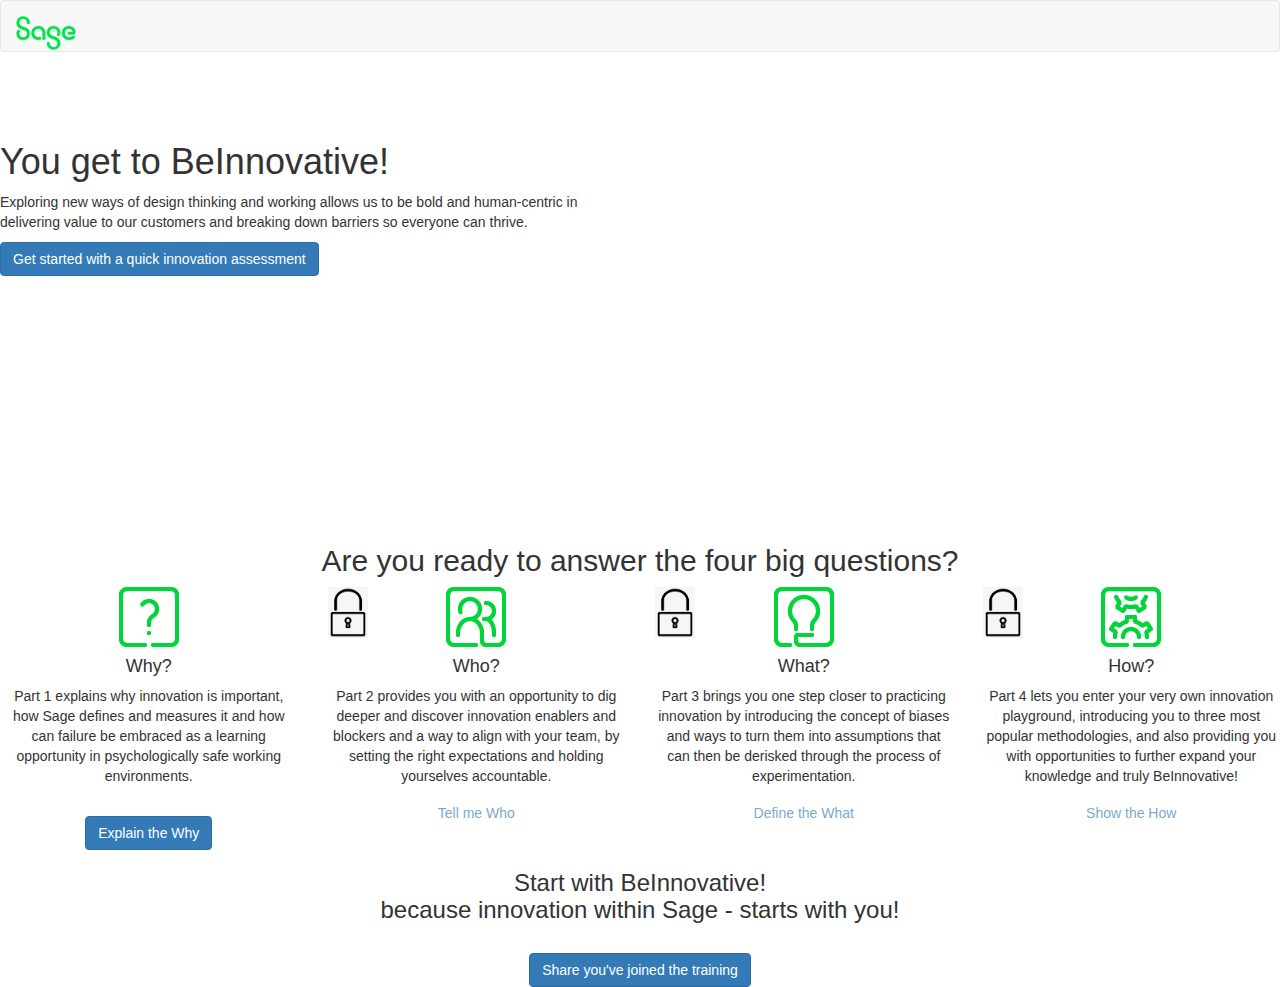
<file: ia/bi.html>
<!DOCTYPE html>
<html>
	<head>
		<meta charset="utf-8" />
		<title>Sage Innovation Academy</title>
		<meta http-equiv="X-UA-Compatible" content="IE=edge" />
		<meta name="viewport" content="width=device-width, initial-scale=1" />
		<link rel="icon" type="image/png" sizes="32x32" href="https://www.sage.com/Areas/SageDotCom/img/favicon/favicon-32x32.png">
		<link rel="icon" type="image/png" sizes="16x16" href="https://www.sage.com/Areas/SageDotCom/img/favicon/favicon-16x16.png">
		<link rel="stylesheet" href="https://cdnjs.cloudflare.com/ajax/libs/twitter-bootstrap/3.3.7/css/bootstrap.min.css" integrity="sha512-6MXa8B6uaO18Hid6blRMetEIoPqHf7Ux1tnyIQdpt9qI5OACx7C+O3IVTr98vwGnlcg0LOLa02i9Y1HpVhlfiw==" crossorigin="anonymous" referrerpolicy="no-referrer" />
		<link href="https://fonts.sage.com/sage.css" rel="stylesheet" />
		<link href="https://ux-repo.sage.com/stylesheets/sage-dls-custom.css" rel="stylesheet" />
		<script src="https://cdnjs.cloudflare.com/ajax/libs/jquery/3.6.0/jquery.min.js" integrity="sha512-894YE6QWD5I59HgZOGReFYm4dnWc1Qt5NtvYSaNcOP+u1T9qYdvdihz0PPSiiqn/+/3e7Jo4EaG7TubfWGUrMQ==" crossorigin="anonymous" referrerpolicy="no-referrer"></script>
		<script src="https://cdnjs.cloudflare.com/ajax/libs/twitter-bootstrap/3.3.7/js/bootstrap.min.js" integrity="sha512-iztkobsvnjKfAtTNdHkGVjAYTrrtlC7mGp/54c40wowO7LhURYl3gVzzcEqGl/qKXQltJ2HwMrdLcNUdo+N/RQ==" crossorigin="anonymous" referrerpolicy="no-referrer"></script>
		<!-- Global site tag (gtag.js) - Google Analytics -->
		<script async src="https://www.googletagmanager.com/gtag/js?id=G-KDR1XZP3GS"></script>
		<script>
		window.dataLayer = window.dataLayer || [];
		function gtag(){dataLayer.push(arguments);}
		gtag('js', new Date());
		gtag('config', 'G-KDR1XZP3GS');
		</script>

		<style type="text/css">

		div#tobecovered{
		    position: relative;
		}
		div#tobecovered img.cover{
		    position: absolute;
		    /* position in top left of #tobecovered */
		    top: 0; /* top of #tobecovered */
		    left: 0; /* left of #tobecovered */
		}
    </style>


	</head>
	<body>
		<header class="global-header docs-header">
			<nav class="navbar navbar-default">
				<div class="container-fluid">
					<div class="navbar-header">
						<a class="navbar-brand" href="#">
							<img alt="Brand" src="img/Sage_Logo_Brilliant_Green_RGB.png" width="60" alt="Sage logo">
						</a>
					</div>
				</div>
			</nav>
		</header>
		<main class="docs-main">
			<div class="sbox bg-default hero image-btm height--lg bg--cover" style="padding-top: 50px; padding-bottom: 50px;" >
				<div class="layout_1-col--wide">
					<div class="row">
						<div class="col-md-6">
							<div class="panel-content padding--xxxl" style="padding-top: 0px">
								<h1>You get to BeInnovative!</h1>
								<p>Exploring new ways of design thinking and working allows us to be bold and human-centric in delivering value to our customers and breaking down barriers so everyone can thrive.</p>
								<div class="btns-wrapper">
									<a class="btn btn-primary" href="https://forms.office.com/r/CW0CXeyYjy" target="_blank">Get started with a quick innovation assessment</a>
								</div>
							</div>
						</div>
						<div class="col-md-6">
							<div class="panel-video" >
								<div class="embed-responsive embed-responsive-16by9">
									<iframe src="https://www.youtube.com/embed/IwocUrPUEJI" frameborder="0" allow="accelerometer; autoplay; encrypted-media; gyroscope; picture-in-picture" allowfullscreen="true"></iframe>
								</div>
							</div>
						</div>
					</div>
				</div>
			</div>

			<div class="sbox">
			    <div class="padding-y--xxl padding--xxxl">
			        <header class="section-header text-center">
			            <h2>Are you ready to answer the four big questions?</h2>
	        		</header>

	        		<div class="row">
					    <div class="col-md-3">
					    	<div class="card card--shadow" style="text-align: center;" >
						        <div class="card_header">
						            <img src="img/p1.png" alt="icon">
						            <h3 class="h4">Why?</h3>
						        </div>
						        <div class="card_body">
						            <p>Part 1 explains why innovation is important, how Sage defines and measures it and how can failure be embraced as a learning opportunity in  psychologically safe working environments.<br><br></p>
						        </div>
						        <div class="btns-wrapper">
						            <a class="btn btn-primary" href="bim1.html">Explain the Why</a>
						        </div>
						        
						    </div>
					    </div>
					    <div class="col-md-3">
					    	<div class="card card--shadow" style="text-align: center" id="tobecovered">
						        <div class="card_header">
						            <img src="img/p2.png" alt="icon">
						            <h3 class="h4">Who?</h3>
						        </div>
						        <div class="card_body">
						            <p>Part 2 provides you with an opportunity to dig deeper and discover innovation enablers and blockers and a way to align with your team, by setting the right expectations and holding yourselves accountable.</p>
						        </div>
						        <div class="btns-wrapper">
						            <a class="btn btn-default--outline disabled" href="#">Tell me Who</a>
						        </div>
						        <img src="./img/tl.png" width="40px;" class="cover" />
						    </div>
					    </div>
					    <div class="col-md-3">
					    	<div class="card card--shadow" style="text-align: center" id="tobecovered">
						        <div class="card_header">
						            <img src="img/p3.png" alt="icon">
						            <h3 class="h4">What?</h3>
						        </div>
						        <div class="card_body">
						            <p>Part 3 brings you one step closer to practicing innovation by introducing the concept of biases and ways to turn them into assumptions that can then be derisked through the process of experimentation.</p>
						        </div>
						        <div class="btns-wrapper">
						            <a class="btn btn-default--outline disabled" href="#">Define the What</a>
						        </div>
						        <img src="./img/tl.png" width="40px;" class="cover" />
						    </div>
					    </div>
					    <div class="col-md-3">
					    	<div class="card card--shadow" style="text-align: center" id="tobecovered">
						        <div class="card_header">
						            <img src="img/p4.png" alt="icon">
						            <h3 class="h4">How?</h3>
						        </div>
						        <div class="card_body">
						            <p>Part 4 lets you enter your very own innovation playground, introducing you to three most popular methodologies, and also providing you with opportunities to further expand your knowledge and truly BeInnovative!</p>
						        </div>
						        <div class="btns-wrapper">
						            <a class="btn btn-default--outline disabled" href="#">Show the How</a>
						        </div>
						        <img src="./img/tl.png" width="40px;" class="cover" />
						    </div>
					    </div>
					</div>


	        		

	    		</div>
			</div>
			<div class="sbox">
			    <div class="padding-y--xxl padding--xxxl">
			        <header class="section-header text-center">
			            <h3>Start with BeInnovative!<br>because innovation within Sage - starts with you!</h3>
			            <br>
			            <a class="btn btn-primary" href="https://teams.microsoft.com/l/channel/19%3ac4e1f4cc35584fb2846f260361f00f19%40thread.skype/BeInnovative!?groupId=230b345f-eb59-448b-9698-40cfd90f7147&tenantId=3e32dd7c-41f6-492d-a1a3-c58eb02cf4f8" target="_blank">Share you've joined the training</a>
	        		</header>
	        		
	        	</div>
	        </div>
		</main>
	</body>
</html>
</file>
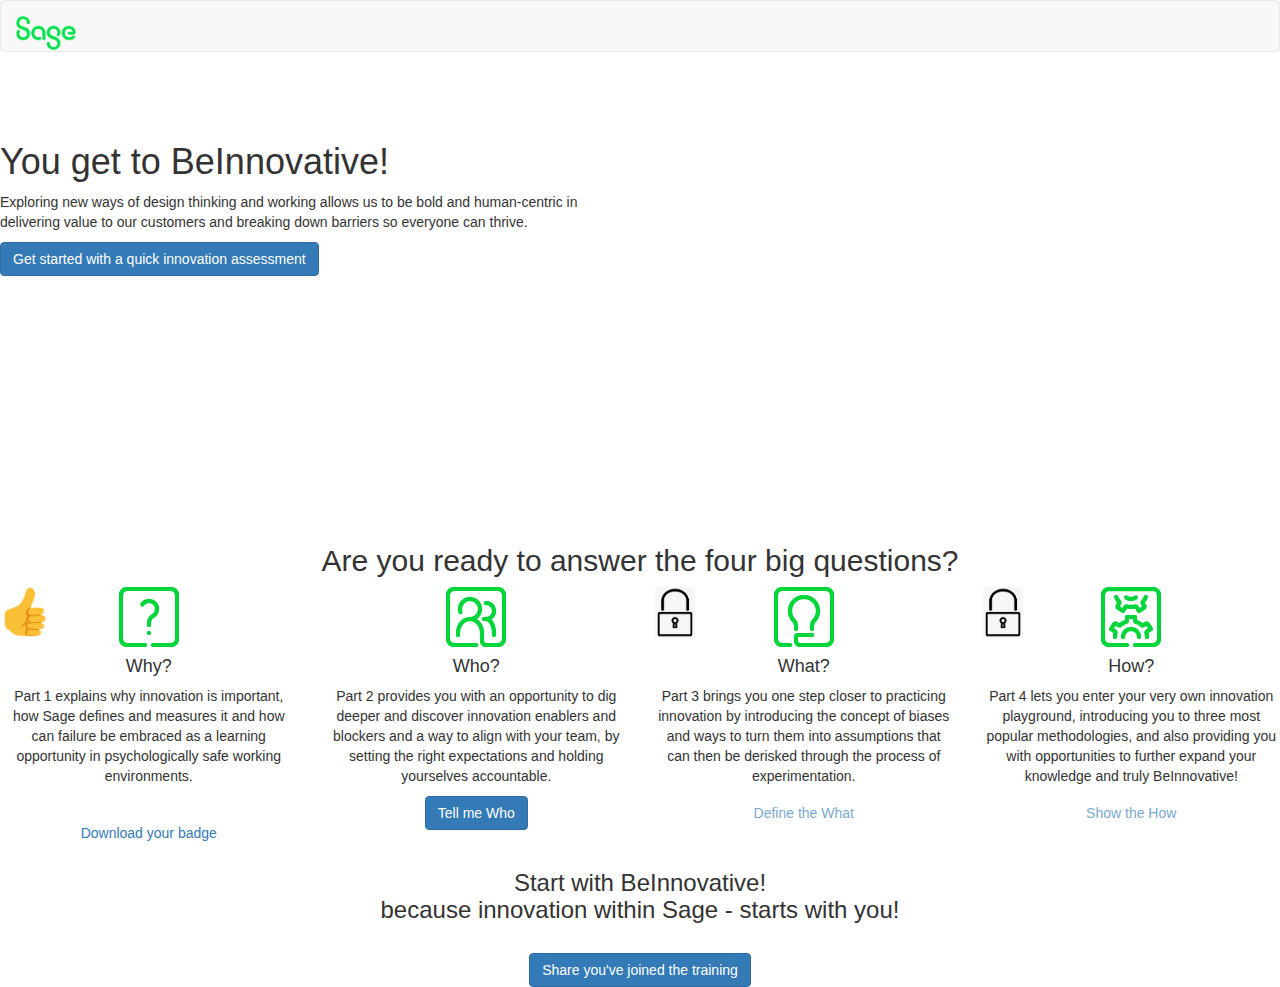
<file: ia/bif.html>
<!DOCTYPE html>
<html>
	<head>
		<meta charset="utf-8" />
		<title>Sage Innovation Academy</title>
		<meta http-equiv="X-UA-Compatible" content="IE=edge" />
		<meta name="viewport" content="width=device-width, initial-scale=1" />
		<link rel="icon" type="image/png" sizes="32x32" href="https://www.sage.com/Areas/SageDotCom/img/favicon/favicon-32x32.png">
		<link rel="icon" type="image/png" sizes="16x16" href="https://www.sage.com/Areas/SageDotCom/img/favicon/favicon-16x16.png">
		<link rel="stylesheet" href="https://cdnjs.cloudflare.com/ajax/libs/twitter-bootstrap/3.3.7/css/bootstrap.min.css" integrity="sha512-6MXa8B6uaO18Hid6blRMetEIoPqHf7Ux1tnyIQdpt9qI5OACx7C+O3IVTr98vwGnlcg0LOLa02i9Y1HpVhlfiw==" crossorigin="anonymous" referrerpolicy="no-referrer" />
		<link href="https://fonts.sage.com/sage.css" rel="stylesheet" />
		<link href="https://ux-repo.sage.com/stylesheets/sage-dls-custom.css" rel="stylesheet" />
		<script src="https://cdnjs.cloudflare.com/ajax/libs/jquery/3.6.0/jquery.min.js" integrity="sha512-894YE6QWD5I59HgZOGReFYm4dnWc1Qt5NtvYSaNcOP+u1T9qYdvdihz0PPSiiqn/+/3e7Jo4EaG7TubfWGUrMQ==" crossorigin="anonymous" referrerpolicy="no-referrer"></script>
		<script src="https://cdnjs.cloudflare.com/ajax/libs/twitter-bootstrap/3.3.7/js/bootstrap.min.js" integrity="sha512-iztkobsvnjKfAtTNdHkGVjAYTrrtlC7mGp/54c40wowO7LhURYl3gVzzcEqGl/qKXQltJ2HwMrdLcNUdo+N/RQ==" crossorigin="anonymous" referrerpolicy="no-referrer"></script>
		<!-- Global site tag (gtag.js) - Google Analytics -->
		<script async src="https://www.googletagmanager.com/gtag/js?id=G-KDR1XZP3GS"></script>
		<script>
		window.dataLayer = window.dataLayer || [];
		function gtag(){dataLayer.push(arguments);}
		gtag('js', new Date());
		gtag('config', 'G-KDR1XZP3GS');
		</script>

		<style type="text/css">

		div#tobecovered{
		    position: relative;
		}
		div#tobecovered img.cover{
		    position: absolute;
		    /* position in top left of #tobecovered */
		    top: 0; /* top of #tobecovered */
		    left: 0; /* left of #tobecovered */
		}
    </style>


	</head>
	<body>
		<header class="global-header docs-header">
			<nav class="navbar navbar-default">
				<div class="container-fluid">
					<div class="navbar-header">
						<a class="navbar-brand" href="#">
							<img alt="Brand" src="img/Sage_Logo_Brilliant_Green_RGB.png" width="60" alt="Sage logo">
						</a>
					</div>
				</div>
			</nav>
		</header>
		<main class="docs-main">
			<div class="sbox bg-default hero image-btm height--lg bg--cover" style="padding-top: 50px; padding-bottom: 50px;" >
				<div class="layout_1-col--wide">
					<div class="row">
						<div class="col-md-6">
							<div class="panel-content padding--xxxl" style="padding-top: 0px">
								<h1>You get to BeInnovative!</h1>
								<p>Exploring new ways of design thinking and working allows us to be bold and human-centric in delivering value to our customers and breaking down barriers so everyone can thrive.</p>
								<div class="btns-wrapper">
									<a class="btn btn-primary" href="https://forms.office.com/r/CW0CXeyYjy" target="_blank">Get started with a quick innovation assessment</a>
								</div>
							</div>
						</div>
						<div class="col-md-6">
							<div class="panel-video" >
								<div class="embed-responsive embed-responsive-16by9">
									<iframe src="https://www.youtube.com/embed/IwocUrPUEJI" frameborder="0" allow="accelerometer; autoplay; encrypted-media; gyroscope; picture-in-picture" allowfullscreen="true"></iframe>
								</div>
							</div>
						</div>
					</div>
				</div>
			</div>

			<div class="sbox">
			    <div class="padding-y--xxl padding--xxxl">
			        <header class="section-header text-center">
			            <h2>Are you ready to answer the four big questions?</h2>
	        		</header>

	        		<div class="row">
					    <div class="col-md-3">
					    	<div class="card card--shadow" style="text-align: center;" id="tobecovered" >
						        <div class="card_header">
						            <img src="img/p1.png" alt="icon">
						            <h3 class="h4">Why?</h3>
						        </div>
						        <div class="card_body">
						            <p>Part 1 explains why innovation is important, how Sage defines and measures it and how can failure be embraced as a learning opportunity in  psychologically safe working environments.<br><br></p>
						        </div>
						        <div class="btns-wrapper">
						            <a class="btn btn-default--outline" href="bim1.html">Download your badge</a>
						        </div>
						        <img src="./img/t2.png" width="50px;" class="cover" />
						    </div>
					    </div>
					    <div class="col-md-3">
					    	<div class="card card--shadow" style="text-align: center">
						        <div class="card_header">
						            <img src="img/p2.png" alt="icon">
						            <h3 class="h4">Who?</h3>
						        </div>
						        <div class="card_body">
						            <p>Part 2 provides you with an opportunity to dig deeper and discover innovation enablers and blockers and a way to align with your team, by setting the right expectations and holding yourselves accountable.</p>
						        </div>
						        <div class="btns-wrapper">
						            <a class="btn btn-primary" href="#">Tell me Who</a>
						        </div>
						    </div>
					    </div>
					    <div class="col-md-3">
					    	<div class="card card--shadow" style="text-align: center" id="tobecovered">
						        <div class="card_header">
						            <img src="img/p3.png" alt="icon">
						            <h3 class="h4">What?</h3>
						        </div>
						        <div class="card_body">
						            <p>Part 3 brings you one step closer to practicing innovation by introducing the concept of biases and ways to turn them into assumptions that can then be derisked through the process of experimentation.</p>
						        </div>
						        <div class="btns-wrapper">
						            <a class="btn btn-default--outline disabled" href="#">Define the What</a>
						        </div>
						        <img src="./img/tl.png" width="40px;" class="cover" />
						    </div>
					    </div>
					    <div class="col-md-3">
					    	<div class="card card--shadow" style="text-align: center" id="tobecovered">
						        <div class="card_header">
						            <img src="img/p4.png" alt="icon">
						            <h3 class="h4">How?</h3>
						        </div>
						        <div class="card_body">
						            <p>Part 4 lets you enter your very own innovation playground, introducing you to three most popular methodologies, and also providing you with opportunities to further expand your knowledge and truly BeInnovative!</p>
						        </div>
						        <div class="btns-wrapper">
						            <a class="btn btn-default--outline disabled" href="#">Show the How</a>
						        </div>
						        <img src="./img/tl.png" width="40px;" class="cover" />
						    </div>
					    </div>
					</div>


	        		

	    		</div>
			</div>
			<div class="sbox">
			    <div class="padding-y--xxl padding--xxxl">
			        <header class="section-header text-center">
			            <h3>Start with BeInnovative!<br>because innovation within Sage - starts with you!</h3>
			            <br>
			            <a class="btn btn-primary" href="https://teams.microsoft.com/l/channel/19%3ac4e1f4cc35584fb2846f260361f00f19%40thread.skype/BeInnovative!?groupId=230b345f-eb59-448b-9698-40cfd90f7147&tenantId=3e32dd7c-41f6-492d-a1a3-c58eb02cf4f8" target="_blank">Share you've joined the training</a>
	        		</header>
	        		
	        	</div>
	        </div>
		</main>
	</body>
</html>
</file>
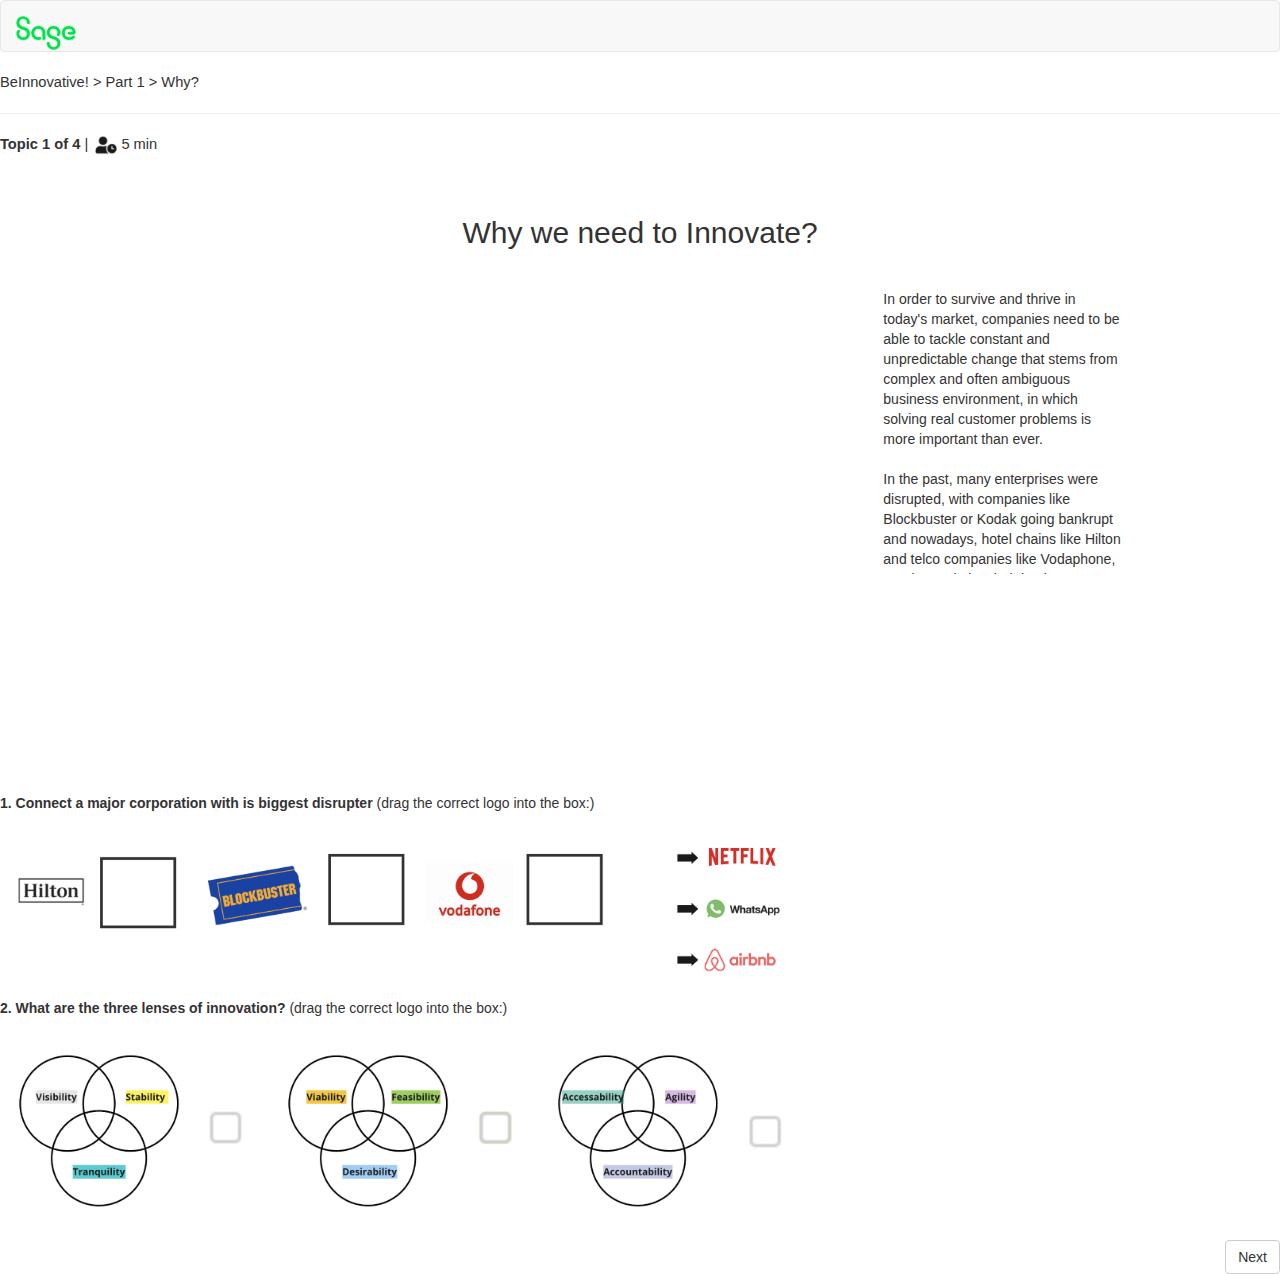
<file: ia/bim1.html>
<!DOCTYPE html>
<html>
	<head>
		<meta charset="utf-8" />
		<title>Sage Innovation Academy</title>
		<meta http-equiv="X-UA-Compatible" content="IE=edge" />
		<meta name="viewport" content="width=device-width, initial-scale=1" />
		<link rel="icon" type="image/png" sizes="32x32" href="https://www.sage.com/Areas/SageDotCom/img/favicon/favicon-32x32.png">
		<link rel="icon" type="image/png" sizes="16x16" href="https://www.sage.com/Areas/SageDotCom/img/favicon/favicon-16x16.png">
		<link rel="stylesheet" href="https://cdnjs.cloudflare.com/ajax/libs/twitter-bootstrap/3.3.7/css/bootstrap.min.css" integrity="sha512-6MXa8B6uaO18Hid6blRMetEIoPqHf7Ux1tnyIQdpt9qI5OACx7C+O3IVTr98vwGnlcg0LOLa02i9Y1HpVhlfiw==" crossorigin="anonymous" referrerpolicy="no-referrer" />
		<link href="https://fonts.sage.com/sage.css" rel="stylesheet" />
		<link href="https://ux-repo.sage.com/stylesheets/sage-dls-custom.css" rel="stylesheet" />
		<script src="https://cdnjs.cloudflare.com/ajax/libs/jquery/3.6.0/jquery.min.js" integrity="sha512-894YE6QWD5I59HgZOGReFYm4dnWc1Qt5NtvYSaNcOP+u1T9qYdvdihz0PPSiiqn/+/3e7Jo4EaG7TubfWGUrMQ==" crossorigin="anonymous" referrerpolicy="no-referrer"></script>
		<script src="https://cdnjs.cloudflare.com/ajax/libs/twitter-bootstrap/3.3.7/js/bootstrap.min.js" integrity="sha512-iztkobsvnjKfAtTNdHkGVjAYTrrtlC7mGp/54c40wowO7LhURYl3gVzzcEqGl/qKXQltJ2HwMrdLcNUdo+N/RQ==" crossorigin="anonymous" referrerpolicy="no-referrer"></script>
		<!-- Global site tag (gtag.js) - Google Analytics -->
		<script async src="https://www.googletagmanager.com/gtag/js?id=G-KDR1XZP3GS"></script>
		<script>
		window.dataLayer = window.dataLayer || [];
		function gtag(){dataLayer.push(arguments);}
		gtag('js', new Date());
		gtag('config', 'G-KDR1XZP3GS');
		</script>
		<style>
			::-webkit-scrollbar {
			width: 12px;
			height: 12px;
			}
			::-webkit-scrollbar-track {
			border: 1px solid black;
			border-radius: 10px;
			}
			::-webkit-scrollbar-thumb {
			background: gray;
			border-radius: 10px;
			}
			::-webkit-scrollbar-thumb:hover {
			background: black;
			}
		</style>
	</head>
	<body>
		<header class="global-header docs-header">
			<nav class="navbar navbar-default">
				<div class="container-fluid">
					<div class="navbar-header">
						<a class="navbar-brand" href="#">
							<img alt="Brand" src="img/Sage_Logo_Brilliant_Green_RGB.png" width="60" alt="Sage logo">
						</a>
					</div>
				</div>
			</nav>
		</header>
		<main class="docs-main">
			<div class="sbox">
				<div class="layout_1-col--fixed">
					<header class="section-header">
						<div style="font-size: 11pt; ">
							BeInnovative! > Part 1 > Why?
						</div>
						<hr>
						<div style="font-size: 11pt;">
							<b>Topic 1 of 4</b> | <img src="img/i1.png" width="25px"> 5 min
						</div>
						<br><br>
						<div style="text-align: center;">
							<h2>Why we need to Innovate?</h2><br>
							<div class="row">
								<div class="col-md-8"><div style="position: relative; padding-bottom: 56.25%; height: 0;"><iframe src="https://www.youtube.com/embed?v=iXgLvR38lKM&list=PLcZ1fKhfNhrShZkMl8PY5rm_4cEHlnmhq&index=2" frameborder="0" webkitallowfullscreen mozallowfullscreen allowfullscreen style="position: absolute; top: 0; left: 0; width: 100%; height: 100%;"></iframe></div></div>
								<div class="col-md-4">
									<div style="
										margin:5px;
										padding:5px;
										width: 250px;
										height: 290px;
										overflow: auto;
										text-align: left;">
										In order to survive and thrive in today's market, companies need to be able to tackle constant and unpredictable change that stems from complex and often ambiguous business environment, in which solving real customer problems is more important than ever.
										<br><br>
In the past, many enterprises were disrupted, with companies like Blockbuster or Kodak going bankrupt and nowadays, hotel chains like Hilton and telco companies like Vodaphone, need to optimise their business models in order to stay relevant.
<br><br>
True innovation happens at an intersection of three crucial lenses that determine how our new business models and the value propositions we’re offering to the market resonate with our customers, competitors and the ways we do our core business.
<br><br>
An innovative product or service must have desirability, viability and feasibility in order to secure continuous and long-term growth, which means we have to create products and services that can alleviate customers’ pain point and be something they want and need, but also build on our current strengths and operational capabilities while showcasing a sustainable business model, so we could be profitable.
									</div>
								</div>
								
								
							</div>
						</div>
						<br><br>
						<b>1. Connect a major corporation with is biggest disrupter</b> (drag the correct logo into the box:)
						<br><br>
						<img src="img/ex1.png" width="800px"/>
						<br><br>
						<b>2. What are the three lenses of innovation?</b> (drag the correct logo into the box:)
						<br><br>
						<img src="img/ex2.png" width="800px"/>
						<div style="text-align: right;">
						<br>
						 <a class="btn btn-default" href="bim2.html" role="button">Next</a>
						</div>
						</header>
					</div>
				</div>
			</main>
		</body>
	</html>
</file>
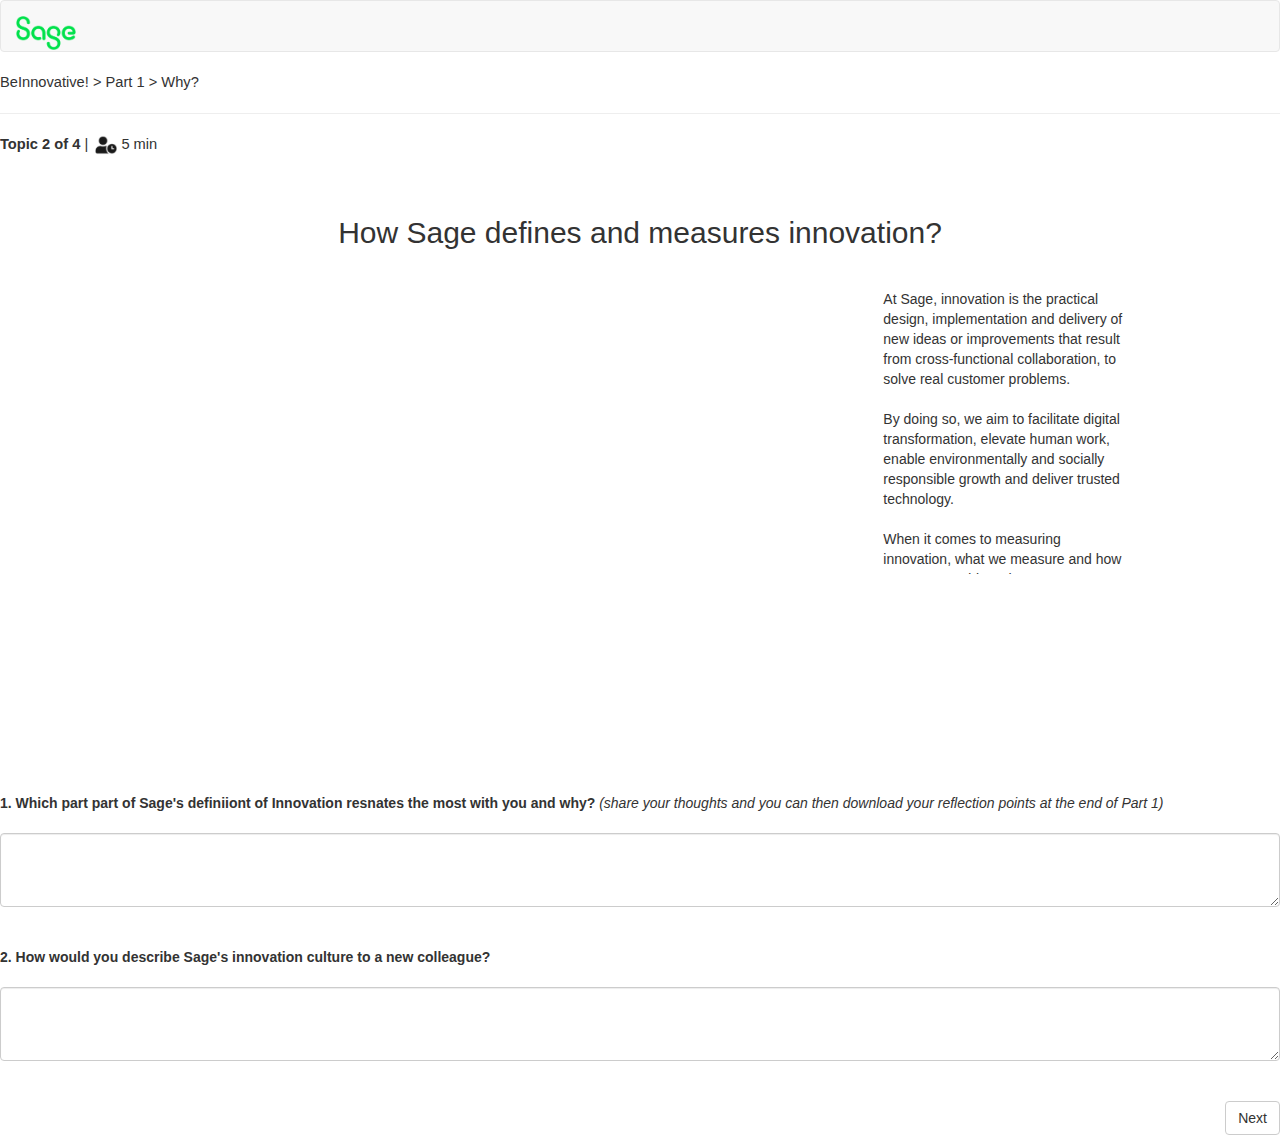
<file: ia/bim2.html>
<!DOCTYPE html>
<html>
	<head>
		<meta charset="utf-8" />
		<title>Sage Innovation Academy</title>
		<meta http-equiv="X-UA-Compatible" content="IE=edge" />
		<meta name="viewport" content="width=device-width, initial-scale=1" />
		<link rel="icon" type="image/png" sizes="32x32" href="https://www.sage.com/Areas/SageDotCom/img/favicon/favicon-32x32.png">
		<link rel="icon" type="image/png" sizes="16x16" href="https://www.sage.com/Areas/SageDotCom/img/favicon/favicon-16x16.png">
		<link rel="stylesheet" href="https://cdnjs.cloudflare.com/ajax/libs/twitter-bootstrap/3.3.7/css/bootstrap.min.css" integrity="sha512-6MXa8B6uaO18Hid6blRMetEIoPqHf7Ux1tnyIQdpt9qI5OACx7C+O3IVTr98vwGnlcg0LOLa02i9Y1HpVhlfiw==" crossorigin="anonymous" referrerpolicy="no-referrer" />
		<link href="https://fonts.sage.com/sage.css" rel="stylesheet" />
		<link href="https://ux-repo.sage.com/stylesheets/sage-dls-custom.css" rel="stylesheet" />
		<script src="https://cdnjs.cloudflare.com/ajax/libs/jquery/3.6.0/jquery.min.js" integrity="sha512-894YE6QWD5I59HgZOGReFYm4dnWc1Qt5NtvYSaNcOP+u1T9qYdvdihz0PPSiiqn/+/3e7Jo4EaG7TubfWGUrMQ==" crossorigin="anonymous" referrerpolicy="no-referrer"></script>
		<script src="https://cdnjs.cloudflare.com/ajax/libs/twitter-bootstrap/3.3.7/js/bootstrap.min.js" integrity="sha512-iztkobsvnjKfAtTNdHkGVjAYTrrtlC7mGp/54c40wowO7LhURYl3gVzzcEqGl/qKXQltJ2HwMrdLcNUdo+N/RQ==" crossorigin="anonymous" referrerpolicy="no-referrer"></script>
		<!-- Global site tag (gtag.js) - Google Analytics -->
		<script async src="https://www.googletagmanager.com/gtag/js?id=G-KDR1XZP3GS"></script>
		<script>
		window.dataLayer = window.dataLayer || [];
		function gtag(){dataLayer.push(arguments);}
		gtag('js', new Date());
		gtag('config', 'G-KDR1XZP3GS');
		</script>
		<style>
			::-webkit-scrollbar {
			width: 12px;
			height: 12px;
			}
			::-webkit-scrollbar-track {
			border: 1px solid black;
			border-radius: 10px;
			}
			::-webkit-scrollbar-thumb {
			background: gray;
			border-radius: 10px;
			}
			::-webkit-scrollbar-thumb:hover {
			background: black;
			}
		</style>
	</head>
	<body>
		<header class="global-header docs-header">
			<nav class="navbar navbar-default">
				<div class="container-fluid">
					<div class="navbar-header">
						<a class="navbar-brand" href="#">
							<img alt="Brand" src="img/Sage_Logo_Brilliant_Green_RGB.png" width="60" alt="Sage logo">
						</a>
					</div>
				</div>
			</nav>
		</header>
		<main class="docs-main">
			<div class="sbox">
				<div class="layout_1-col--fixed">
					<header class="section-header">
						<div style="font-size: 11pt; ">
							BeInnovative! > Part 1 > Why?
						</div>
						<hr>
						<div style="font-size: 11pt;">
							<b>Topic 2 of 4</b> | <img src="img/i1.png" width="25px"> 5 min
						</div>
						<br><br>
						<div style="text-align: center;">
							<h2>How Sage defines and measures innovation?</h2><br>
							<div class="row">
								<div class="col-md-8"><div style="position: relative; padding-bottom: 56.25%; height: 0;"><iframe src="https://www.youtube.com/embed?v=JenubXumn0M&list=PLcZ1fKhfNhrShZkMl8PY5rm_4cEHlnmhq&index=5" frameborder="0" webkitallowfullscreen mozallowfullscreen allowfullscreen style="position: absolute; top: 0; left: 0; width: 100%; height: 100%;"></iframe></div></div>
								<div class="col-md-4">
									<div style="
										margin:5px;
										padding:5px;
										width: 250px;
										height: 290px;
										overflow: auto;
										text-align: left;">At Sage, innovation is the practical design, implementation and delivery of new ideas or improvements that result from cross-functional collaboration, to solve real customer problems.
<br><br>
By doing so, we aim to facilitate digital transformation, elevate human work, enable environmentally and socially responsible growth and deliver trusted technology.
<br><br>
When it comes to measuring innovation, what we measure and how we measure drives the way we behave, drives incentives, and helps create a set of simple to follow and implement measures that enable innovation at Sage,
									</div>
								</div>
								
								
							</div>
						</div>
						<br><br>
						<b>1. Which part part of Sage's definiiont of Innovation resnates the most with you and why?</b>
						<i>(share your thoughts and you can then download your reflection points at the end of Part 1)</i>
						<br><br>
						<textarea class="form-control" rows="3"></textarea>
						

						<br><br>
						<b>2. How would you describe Sage's innovation culture to a new colleague?</b>
						<br><br>
						<textarea class="form-control" rows="3"></textarea>
						<br>
						<div style="text-align: right;">
						<br>
						 <a class="btn btn-default" href="bim3.html" role="button">Next</a>
						</div>
						</header>
					</div>
				</div>
			</main>
		</body>
	</html>
</file>
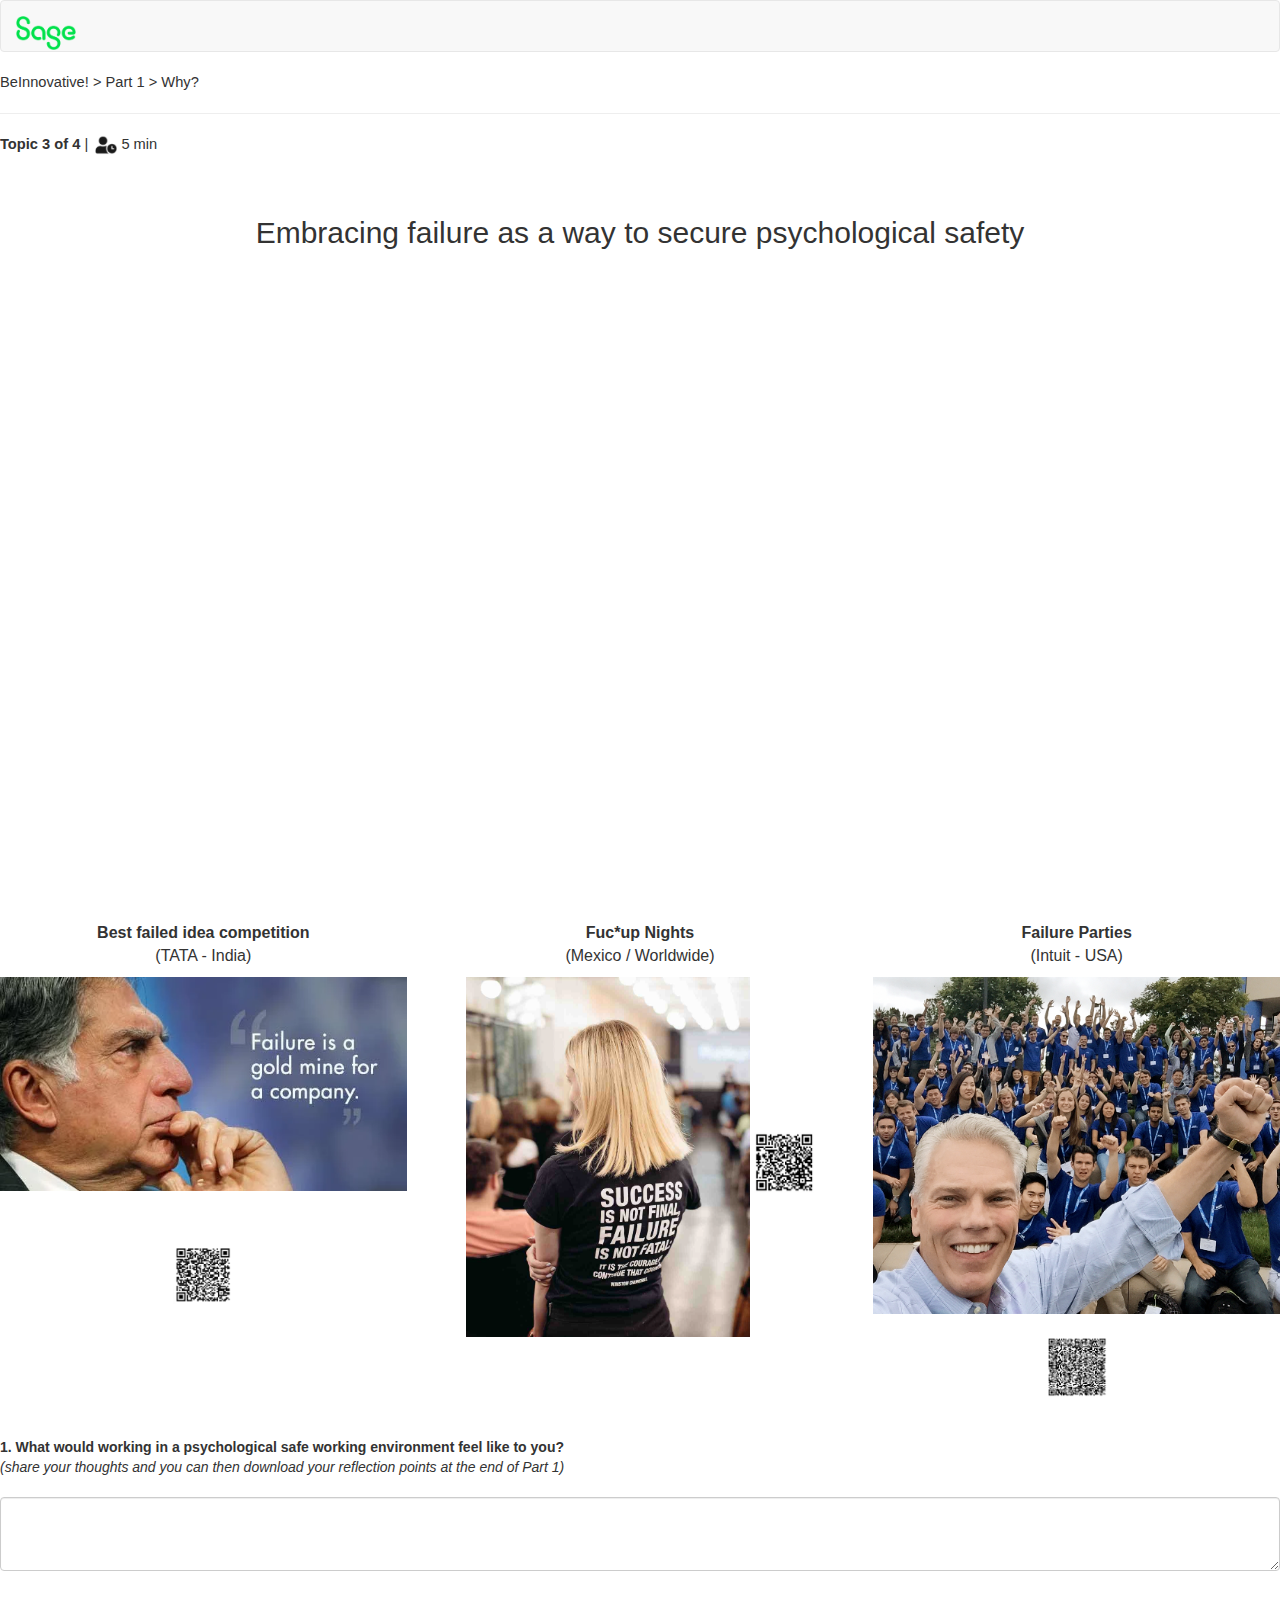
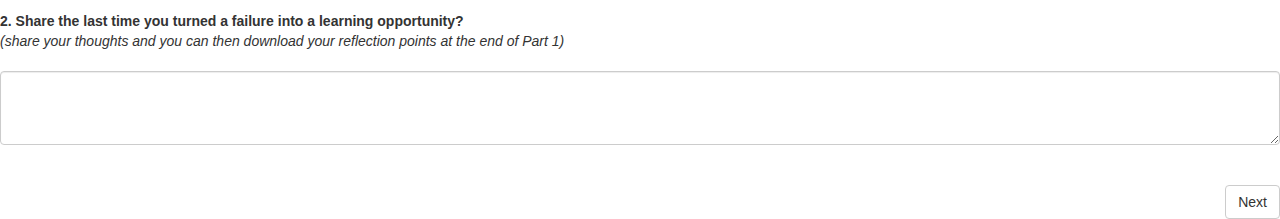
<file: ia/bim3.html>
<!DOCTYPE html>
<html>
	<head>
		<meta charset="utf-8" />
		<title>Sage Innovation Academy</title>
		<meta http-equiv="X-UA-Compatible" content="IE=edge" />
		<meta name="viewport" content="width=device-width, initial-scale=1" />
		<link rel="icon" type="image/png" sizes="32x32" href="https://www.sage.com/Areas/SageDotCom/img/favicon/favicon-32x32.png">
		<link rel="icon" type="image/png" sizes="16x16" href="https://www.sage.com/Areas/SageDotCom/img/favicon/favicon-16x16.png">
		<link rel="stylesheet" href="https://cdnjs.cloudflare.com/ajax/libs/twitter-bootstrap/3.3.7/css/bootstrap.min.css" integrity="sha512-6MXa8B6uaO18Hid6blRMetEIoPqHf7Ux1tnyIQdpt9qI5OACx7C+O3IVTr98vwGnlcg0LOLa02i9Y1HpVhlfiw==" crossorigin="anonymous" referrerpolicy="no-referrer" />
		<link href="https://fonts.sage.com/sage.css" rel="stylesheet" />
		<link href="https://ux-repo.sage.com/stylesheets/sage-dls-custom.css" rel="stylesheet" />
		<script src="https://cdnjs.cloudflare.com/ajax/libs/jquery/3.6.0/jquery.min.js" integrity="sha512-894YE6QWD5I59HgZOGReFYm4dnWc1Qt5NtvYSaNcOP+u1T9qYdvdihz0PPSiiqn/+/3e7Jo4EaG7TubfWGUrMQ==" crossorigin="anonymous" referrerpolicy="no-referrer"></script>
		<script src="https://cdnjs.cloudflare.com/ajax/libs/twitter-bootstrap/3.3.7/js/bootstrap.min.js" integrity="sha512-iztkobsvnjKfAtTNdHkGVjAYTrrtlC7mGp/54c40wowO7LhURYl3gVzzcEqGl/qKXQltJ2HwMrdLcNUdo+N/RQ==" crossorigin="anonymous" referrerpolicy="no-referrer"></script>
		<!-- Global site tag (gtag.js) - Google Analytics -->
		<script async src="https://www.googletagmanager.com/gtag/js?id=G-KDR1XZP3GS"></script>
		<script>
		window.dataLayer = window.dataLayer || [];
		function gtag(){dataLayer.push(arguments);}
		gtag('js', new Date());
		gtag('config', 'G-KDR1XZP3GS');
		</script>
		<style>
			::-webkit-scrollbar {
			width: 12px;
			height: 12px;
			}
			::-webkit-scrollbar-track {
			border: 1px solid black;
			border-radius: 10px;
			}
			::-webkit-scrollbar-thumb {
			background: gray;
			border-radius: 10px;
			}
			::-webkit-scrollbar-thumb:hover {
			background: black;
			}
		</style>
		<script>
			$(document).ready(function(){
				$("#card1-in").hide();
				$("#card2-in").hide();
				$("#card3-in").hide();

    			$("#card1-out").mouseenter(function(){
       				$("#card1-out").hide();
       				$("#card1-in").show();
    			});

    			$("#card1-in").mouseleave(function(){
       				$("#card1-in").hide();
       				$("#card1-out").show();
    			});

    			$("#card2-out").mouseenter(function(){
       				$("#card2-out").hide();
       				$("#card2-in").show();
    			});

    			$("#card2-in").mouseleave(function(){
       				$("#card2-in").hide();
       				$("#card2-out").show();
    			});

    			$("#card3-out").mouseenter(function(){
       				$("#card3-out").hide();
       				$("#card3-in").show();
    			});

    			$("#card3-in").mouseleave(function(){
       				$("#card3-in").hide();
       				$("#card3-out").show();
    			});
    			
			});   


			
		</script>
	</head>
	<body>
		<header class="global-header docs-header">
			<nav class="navbar navbar-default">
				<div class="container-fluid">
					<div class="navbar-header">
						<a class="navbar-brand" href="#">
							<img alt="Brand" src="img/Sage_Logo_Brilliant_Green_RGB.png" width="60" alt="Sage logo">
						</a>
					</div>
				</div>
			</nav>
		</header>
		<main class="docs-main">
			<div class="sbox">
				<div class="layout_1-col--fixed">
					<header class="section-header">
						<div style="font-size: 11pt; ">
							BeInnovative! > Part 1 > Why?
						</div>
						<hr>
						<div style="font-size: 11pt;">
							<b>Topic 3 of 4</b> | <img src="img/i1.png" width="25px"> 5 min
						</div>
						<br><br>
						<div style="text-align: center;">
							<h2>Embracing failure as a way to secure psychological safety</h2><br>
						</div>
						<div style="text-align: center;">
							<div style="position: relative; padding-bottom: 50.25%; height: 0;">
									<iframe width="560" height="315" src="https://www.youtube.com/embed/8cRdC__AWaQ" title="YouTube video player" frameborder="0" allow="accelerometer; autoplay; clipboard-write; encrypted-media; gyroscope; picture-in-picture" allowfullscreen></iframe>
							</div>
						</div>
						<div class="row">
							<div class="col-md-4" >
								<div style="text-align: center;" class="card card--shadow" id="card1-out">
									<div class="card_header">
										<p style="font-size: medium;">
											<b>Best failed idea competition</b><br>
											(TATA - India)
										</p>
									</div>
									<div class="card_body">
										<img src="img/t31.png" width="100%" style="padding-bottom: 53px">
										<img src="img/qr1.png" width="60px">
									</div>
								</div>
								<div class='card card--shadow' id='card1-in'>
									<div class='card_header' style='font-size: small'>
										The Tata Group is one of India’s most successful companies and its business units make cars & trucks, steel, tea, electricity, chemicals, consulting services, software, and just about everything else. Tata’s internal innovation awards program, InnoVista, showcases numerous brilliant successes each year, but in addition to the awards for the most successful innovations, the company also gave awards to failred “Dare to Try” projects, encouraging the spirit of innovation, by letting people know that risk is an integral part of the game, and failing is not only tolerated, but celebrated.
										<br><br>
									</div>
								</div>
							</div>
							<div class="col-md-4">
								<div style="text-align: center;" class="card card--shadow" id="card2-out">
									<div class="card_header">
										<p style="font-size: medium;">
											<b>Fuc*up Nights</b><br>
											(Mexico / Worldwide)
										</p>
									</div>
									<div class="card_body">
										<img src="img/t32.png" width="70%" style="padding-bottom: 10px">
										<img src="img/qr2.png" width="60px">
									</div>
								</div>
								<div class='card card--shadow' id='card2-in'>
									<div class='card_header' style='font-size: small'>
										The concept of the Fuc*up Night aims to communicate professional failures openly. Originating in Mexico in 2012, this event concept has spread all over the world and the idea was born when five friends started discussing about why everyone is talking about the success stories rather than talking about obvious failures and they designed the event to introduce a culture of failure as it's seen as a necessary experience that can often be the key to success.
										<br><br>
									</div>
								</div>
							</div>
							<div class="col-md-4">
								<div style="text-align: center;" class="card card--shadow" id="card3-out">
									<div class="card_header">
										<p style="font-size: medium;">
											<b>Failure Parties</b><br>
											(Intuit - USA)
										</p>
									</div>
									<div class="card_body">
										<img src="img/t33.png" width="100%" style="padding-bottom: 23px">
										<img src="img/qr3.png" width="60px">
									</div>
								</div>
								<div class='card card--shadow' id='card3-in'>
									<div class='card_header' style='font-size: small'>
										Accounting software company Intuit gives a special award for the Best Failure and holds 'failure parties'. Their cofounder Scott Cook explained it once by saying they celebrate failures, because every failure teaches something important that can be the seed for the next great idea. Taking positive lessons from failure and encouraging people to seize the initiative and take risks has to be an integral part of a company’s culture.
										<br><br>
									</div>
								</div>
							</div>
						</div>
						
						
						<br><br>
						<b>1. What would working in a psychological safe working environment feel like to you?</b><br>
						<i>(share your thoughts and you can then download your reflection points at the end of Part 1)</i>
						<br><br>
						<textarea class="form-control" rows="3"></textarea>
						
						<br><br>
						<b>2. Share the last time you turned a failure into a learning opportunity?</b><br>
						<i>(share your thoughts and you can then download your reflection points at the end of Part 1)</i>
						<br><br>
						<textarea class="form-control" rows="3"></textarea>
						<br>
						<div style="text-align: right;">
							<br>
							<a class="btn btn-default" href="bim4.html" role="button">Next</a>
						</div>
					</header>
				</div>
			</div>
		</main>
	</body>
</html>
</file>
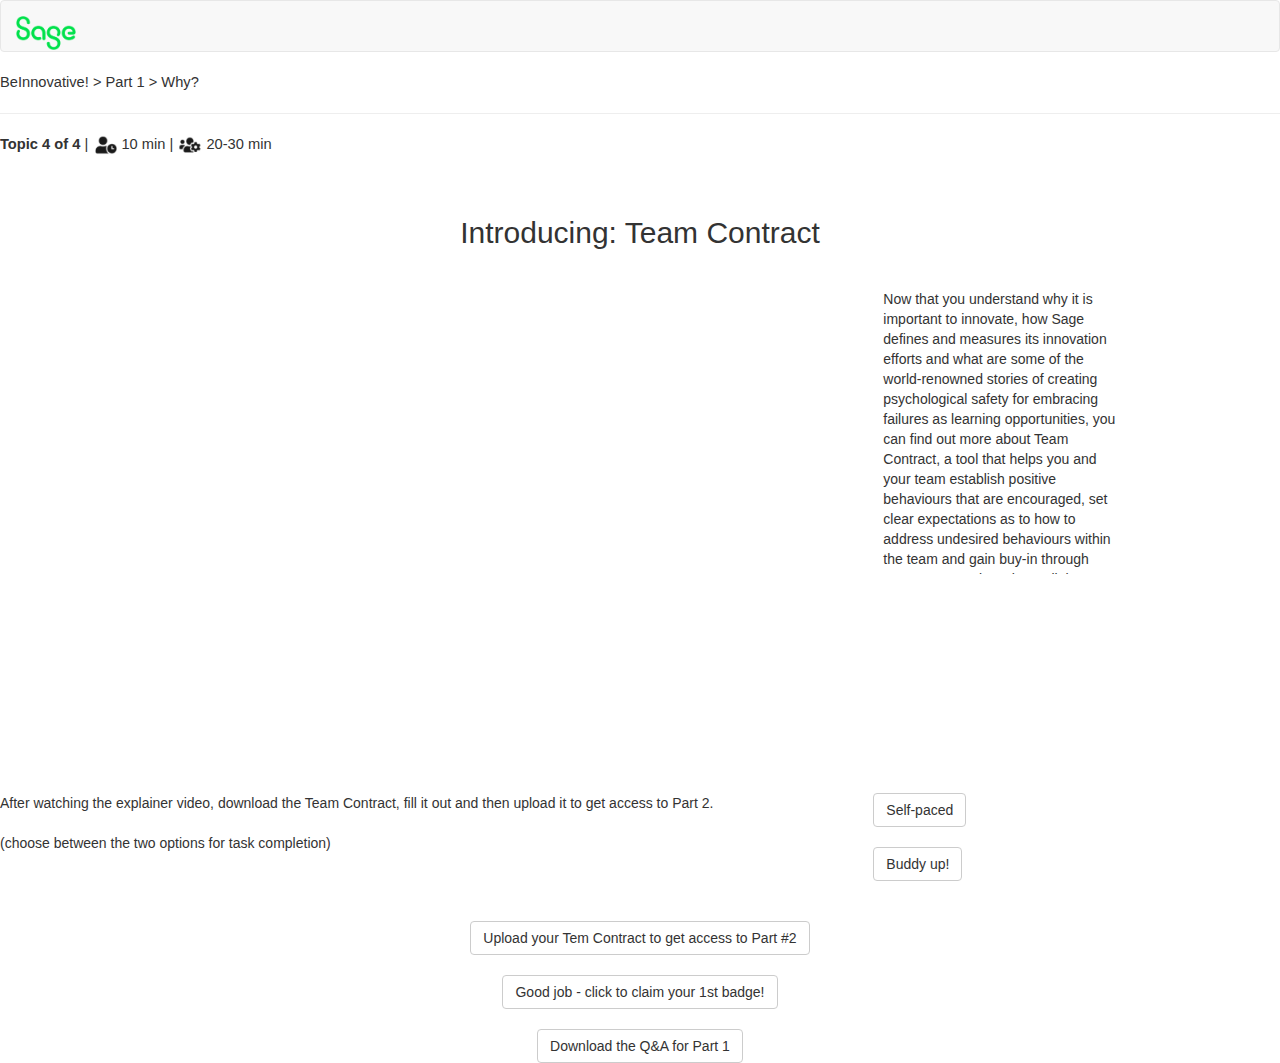
<file: ia/bim4.html>
<!DOCTYPE html>
<html>
	<head>
		<meta charset="utf-8" />
		<title>Sage Innovation Academy</title>
		<meta http-equiv="X-UA-Compatible" content="IE=edge" />
		<meta name="viewport" content="width=device-width, initial-scale=1" />
		<link rel="icon" type="image/png" sizes="32x32" href="https://www.sage.com/Areas/SageDotCom/img/favicon/favicon-32x32.png">
		<link rel="icon" type="image/png" sizes="16x16" href="https://www.sage.com/Areas/SageDotCom/img/favicon/favicon-16x16.png">
		<link rel="stylesheet" href="https://cdnjs.cloudflare.com/ajax/libs/twitter-bootstrap/3.3.7/css/bootstrap.min.css" integrity="sha512-6MXa8B6uaO18Hid6blRMetEIoPqHf7Ux1tnyIQdpt9qI5OACx7C+O3IVTr98vwGnlcg0LOLa02i9Y1HpVhlfiw==" crossorigin="anonymous" referrerpolicy="no-referrer" />
		<link href="https://fonts.sage.com/sage.css" rel="stylesheet" />
		<link href="https://ux-repo.sage.com/stylesheets/sage-dls-custom.css" rel="stylesheet" />
		<script src="https://cdnjs.cloudflare.com/ajax/libs/jquery/3.6.0/jquery.min.js" integrity="sha512-894YE6QWD5I59HgZOGReFYm4dnWc1Qt5NtvYSaNcOP+u1T9qYdvdihz0PPSiiqn/+/3e7Jo4EaG7TubfWGUrMQ==" crossorigin="anonymous" referrerpolicy="no-referrer"></script>
		<script src="https://cdnjs.cloudflare.com/ajax/libs/twitter-bootstrap/3.3.7/js/bootstrap.min.js" integrity="sha512-iztkobsvnjKfAtTNdHkGVjAYTrrtlC7mGp/54c40wowO7LhURYl3gVzzcEqGl/qKXQltJ2HwMrdLcNUdo+N/RQ==" crossorigin="anonymous" referrerpolicy="no-referrer"></script>
		<!-- Global site tag (gtag.js) - Google Analytics -->
		<script async src="https://www.googletagmanager.com/gtag/js?id=G-KDR1XZP3GS"></script>
		<script>
		window.dataLayer = window.dataLayer || [];
		function gtag(){dataLayer.push(arguments);}
		gtag('js', new Date());
		gtag('config', 'G-KDR1XZP3GS');
		</script>
		<style>
			::-webkit-scrollbar {
			width: 12px;
			height: 12px;
			}
			::-webkit-scrollbar-track {
			border: 1px solid black;
			border-radius: 10px;
			}
			::-webkit-scrollbar-thumb {
			background: gray;
			border-radius: 10px;
			}
			::-webkit-scrollbar-thumb:hover {
			background: black;
			}
		</style>
	</head>
	<body>
		<header class="global-header docs-header">
			<nav class="navbar navbar-default">
				<div class="container-fluid">
					<div class="navbar-header">
						<a class="navbar-brand" href="#">
							<img alt="Brand" src="img/Sage_Logo_Brilliant_Green_RGB.png" width="60" alt="Sage logo">
						</a>
					</div>
				</div>
			</nav>
		</header>
		<main class="docs-main">
			<div class="sbox">
				<div class="layout_1-col--fixed">
					<header class="section-header">
						<div style="font-size: 11pt; ">
							BeInnovative! > Part 1 > Why?
						</div>
						<hr>
						<div style="font-size: 11pt;">
							<b>Topic 4 of 4</b> | <img src="img/i1.png" width="25px"> 10 min | <img src="img/i2.png" width="25px"> 20-30 min
						</div>
						<br><br>
						<div style="text-align: center;">
							<h2>Introducing: Team Contract</h2><br>
							<div class="row">
								<div class="col-md-8"><div style="position: relative; padding-bottom: 56.25%; height: 0;"><iframe width="100%" height="315" src="https://www.youtube.com/embed/k42Jbp7lt-k" title="YouTube video player" frameborder="0" allow="accelerometer; autoplay; clipboard-write; encrypted-media; gyroscope; picture-in-picture" allowfullscreen></iframe></div></div>
								<div class="col-md-4">
									<div style="
										margin:5px;
										padding:5px;
										width: 250px;
										height: 290px;
										overflow: auto;
										text-align: left;">
										Now that you understand why it is important to innovate, how Sage defines and measures its innovation efforts and what are some of the world-renowned stories of creating psychological safety for embracing failures as learning opportunities, you can find out more about Team Contract, a tool that helps you and your team establish positive behaviours that are encouraged, set clear expectations as to how to address undesired behaviours within the team and gain buy-in through open conversation where all the team members can contribute to setting the right kind of working environment.
										<br><br>
									</div>
								</div>
								
								
							</div>
						</div>
						<br><br>

						<div class="row">
						    <div class="col-md-8">After watching the explainer video, download the Team Contract, fill it out and then upload it to get access to Part 2.<br><br>(choose between the two options for task completion)</div>
						    <div class="col-md-4"><a class="btn btn-default" href="https://www.strategyzer.com/hubfs/TheTeamContract-HITT.pdf" target="_blank" role="button">Self-paced</a><br><br>
						    <a class="btn btn-default" href="https://teams.microsoft.com/l/channel/19%3a987ee57de70f4848bdd61596007ddb2d%40thread.skype/%25F0%259F%2592%25A1%2520Experimentation?groupId=230b345f-eb59-448b-9698-40cfd90f7147&tenantId=3e32dd7c-41f6-492d-a1a3-c58eb02cf4f8" target="_blank" role="button">Buddy up!</a></div>
						</div>
						<br><br>
						<div style="text-align: center;">
							<a class="btn btn-default" href="#" role="button">Upload your Tem Contract to get access to Part #2</a><br><br>
							<a class="btn btn-default" href="bif.html" role="button">Good job - click to claim your 1st badge!</a><br><br>
						 	<a class="btn btn-default" href="bim3.html" role="button">Download the Q&A for Part 1</a>
						 </div>
						</div>
						</header>
					</div>
				</div>
			</main>
		</body>
	</html>
</file>
<file: bi/css/main.css>
#wearecic {
    margin: 20px;
}

.dynamic-box-content {
    display: none;
}


@media (min-width: 992px) {
    .steps-box {
        height: 600px !important;
    }
}

@media (min-width: 1100px) {
    .steps-box {
        height: 580px !important;
    }
}

@media (min-width: 1550px) {
    .steps-box {
        height: 500px !important;
    }
}

@media (max-width: 1199px) {
    .d4 {
        font-size: 36px !important;
    }
}


.container-parts {
    width: 95% !important;
}

.container-journey {
    width: 95% !important;
}

.outcomes-card {
    min-width: 270px;
}

.steps-header {
    background-color: #00d639;
    border-radius: 267px;
    width: 267px;
    height: 267px;
    padding: 94px 24px 0 !important;
}

.journey-header {
    background-color: #00d639;
    border-radius: 267px;
    /* width: 267px;
    height: 267px; */
}

.journey-card {
    width: 208px !important;
    height: 117px !important;
}


.ci-section-heading {
    margin-bottom: 40px;
}

.bg-alternate {
    background-color: #F2F5F6;

}

.contactusform {
    padding: 24px;

}

.testimonial-photo {
    width: 120px;
    border-radius: 60px;
}

.contact-us-iframe {
    border: none;
    max-width: 100%;
    max-height: 100vh;
    width: 640px;
    height: 620px;
    border-radius: 24px;
}

.team-member-container {
    width: 200px !important;
    padding: 0;
}

.colleague-card {
    height: 380px !important;
    width: 320px;
}

.step-item {
    margin: -24px;
}

.step-card {
    background: #00d639;
    border-radius: 120px;
    margin: 24px;
}

.mission-keyword {
    /* color: #00d639; */
}

.time-estimate {
    color: #ffffff;
}

.outcomes-heading {
    padding-top: 32px !important;
}
</file>
<file: consultancy/css/main.css>
#wearecic {
    margin: 20px;
}

.dynamic-box-content {
    display: none;
}


@media (min-width: 992px) {
    .offerings-box {
        height: 600px !important;
        margin-bottom: 20px;

    }
}

@media (min-width: 1100px) {
    .offerings-box {
        height: 580px !important;
        margin-bottom: 20px;

    }
}

@media (min-width: 1550px) {
    .offerings-box {
        height: 500px !important;
        margin-bottom: 20px;

    }
}

@media (max-width: 1199px) {
    .d4 {
        font-size: 36px !important;
    }
}


.offerings-header {
    min-height: 200px;
}

.ci-section-heading {
    margin-bottom: 40px;
}

.bg-alternate {
    background-color: #F2F5F6;

}

.contactusform {
    padding: 24px;

}

.testimonial-photo {
    width: 120px;
    border-radius: 60px;
}

.contact-us-iframe {
    border: none;
    max-width: 100%;
    max-height: 100vh;
    width: 640px;
    height: 620px;
    border-radius: 24px;
}

.team-member-container {
    width: 200px !important;
    padding: 0;
}

.colleague-card {
    height: 380px !important;
    width: 320px;
}

.colleague-item {
    margin: -24px;
}

.mission-keyword {
    color: #00d639;
}
</file>
